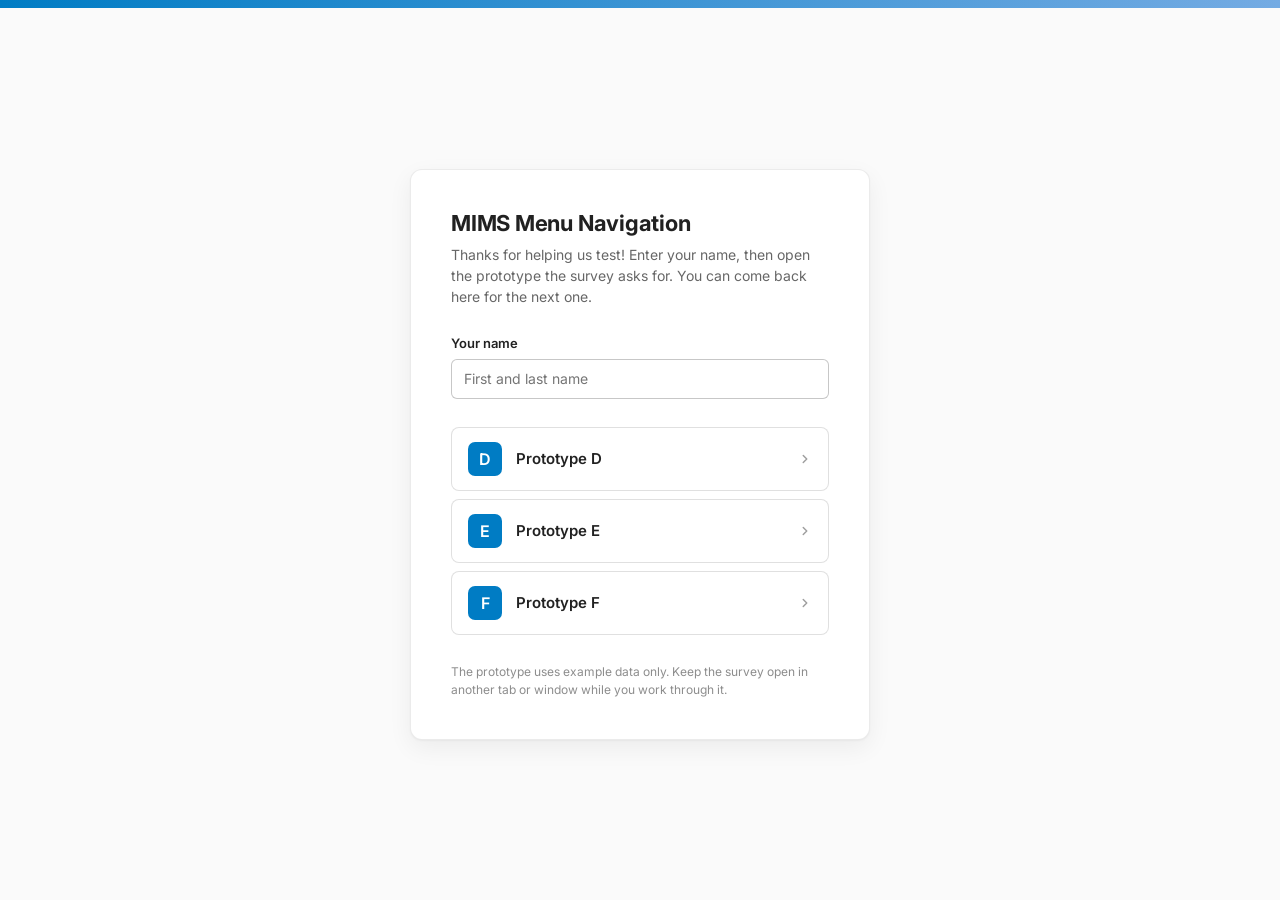
<file: index.html>
<!doctype html>
<html lang="en">
<head>
  <meta charset="UTF-8" />
  <meta name="viewport" content="width=device-width, initial-scale=1.0" />
  <!-- The test site is on a public URL by necessity (GitHub Pages), but it's for invited
       participants only — keep it out of search engines. -->
  <meta name="robots" content="noindex, nofollow" />
  <!-- Same Inter load as the app (app/index.html) — the landing must not swap typefaces
       against the prototypes it opens. -->
  <link rel="preconnect" href="https://fonts.googleapis.com" />
  <link rel="preconnect" href="https://fonts.gstatic.com" crossorigin />
  <link rel="stylesheet" href="https://fonts.googleapis.com/css2?family=Inter:wght@400;500;600;700&display=swap" />
  <title>MIMS Menu Navigation</title>
  <!-- Plain MIMS-blue square, matching the prototypes' test favicon (Max, 1 Sep). -->
  <link rel="icon" href="data:image/svg+xml,%3Csvg xmlns='http://www.w3.org/2000/svg' viewBox='0 0 24 24'%3E%3Crect width='24' height='24' rx='5' fill='%23007cc4'/%3E%3C/svg%3E" />
  <!-- Microsoft Clarity — the landing records too, so the whole session (pick → prototype)
       is one story. yb6kbynwu1 is substituted by test/build.sh. -->
  <script>
    (function(c,l,a,r,i,t,y){
      c[a]=c[a]||function(){(c[a].q=c[a].q||[]).push(arguments)};
      t=l.createElement(r);t.async=1;t.src="https://www.clarity.ms/tag/"+i;
      y=l.getElementsByTagName(r)[0];y.parentNode.insertBefore(t,y);
    })(window, document, "clarity", "script", "yb6kbynwu1");
  </script>
  <style>
    /* Product-adjacent, deliberately minimal: the app's font stack, MIMS blue, the same
       #fafafa page ground and 8px topstrip gradient. No style names anywhere — the three
       prototypes are only ever "A", "B", "C" so nothing primes what a tester will judge. */
    * { box-sizing: border-box; margin: 0; padding: 0; }
    body {
      font-family: "Inter", -apple-system, BlinkMacSystemFont, "Segoe UI", Roboto, Helvetica, Arial, sans-serif;
      background: #fafafa;
      color: rgba(0, 0, 0, .87);
      min-height: 100vh;
      display: flex;
      flex-direction: column;
    }
    .topstrip { height: 8px; background: linear-gradient(90deg, #007cc4, #74abe3); }
    main {
      flex: 1;
      display: flex;
      align-items: center;
      justify-content: center;
      padding: 24px;
    }
    .card {
      background: #fff;
      border: 1px solid rgba(0, 0, 0, .08);
      border-radius: 12px;
      box-shadow: 0 1px 2px rgba(0, 0, 0, .04), 0 8px 24px rgba(0, 0, 0, .06);
      padding: 40px;
      width: 100%;
      max-width: 460px;
    }
    h1 { font-size: 22px; font-weight: 700; letter-spacing: -.01em; }
    .sub { margin-top: 8px; font-size: 14px; line-height: 1.5; color: rgba(0, 0, 0, .60); }
    label { display: block; margin-top: 28px; font-size: 13px; font-weight: 600; }
    input {
      margin-top: 8px;
      width: 100%;
      height: 40px;
      padding: 0 12px;
      font: inherit;
      font-size: 14px;
      color: inherit;
      background: #fff;
      border: 1px solid rgba(0, 0, 0, .22);
      border-radius: 6px;
      outline: none;
    }
    input:focus { border-color: #007cc4; box-shadow: 0 0 0 3px rgba(0, 124, 196, .15); }
    input[aria-invalid="true"] { border-color: #c62828; }
    .err { display: none; margin-top: 6px; font-size: 13px; color: #c62828; }
    .err[data-show] { display: block; }
    .protos { margin-top: 28px; display: flex; flex-direction: column; gap: 8px; }
    .proto {
      display: flex;
      align-items: center;
      gap: 14px;
      padding: 14px 16px;
      border: 1px solid rgba(0, 0, 0, .12);
      border-radius: 8px;
      background: #fff;
      color: inherit;
      text-decoration: none;
      font-size: 15px;
      font-weight: 600;
      transition: border-color .12s, background .12s;
    }
    .proto:hover, .proto:focus-visible {
      border-color: #007cc4;
      background: rgba(0, 124, 196, .05);
      outline: none;
    }
    .proto .badge {
      display: grid;
      place-items: center;
      width: 34px;
      height: 34px;
      border-radius: 7px;
      background: #007cc4;
      color: #fff;
      font-size: 16px;
      flex: none;
    }
    .proto .chev { margin-left: auto; color: rgba(0, 0, 0, .38); }
    .foot { margin-top: 28px; font-size: 12px; color: rgba(0, 0, 0, .45); line-height: 1.5; }
  </style>
</head>
<body>
  <div class="topstrip"></div>
  <main>
    <div class="card">
      <h1>MIMS Menu Navigation</h1>
      <p class="sub">Thanks for helping us test! Enter your name, then open the prototype the
        survey asks for. You can come back here for the next one.</p>

      <label for="pname">Your name</label>
      <input id="pname" type="text" autocomplete="name" placeholder="First and last name" />
      <p class="err" id="perr">Please enter your name first — it lets us match your session to your survey answers.</p>

      <!-- D/E/F, not A/B/C: those letters already mean the July round's prototypes and
           the internal variant names (Max, 31 Aug). -->
      <div class="protos">
        <a class="proto" href="./d/" data-proto="D">
          <span class="badge">D</span> Prototype D
          <svg class="chev" width="14" height="14" viewBox="0 0 24 24" fill="none" stroke="currentColor" stroke-width="2.5" stroke-linecap="round" stroke-linejoin="round" aria-hidden="true"><path d="m9 18 6-6-6-6"/></svg>
        </a>
        <a class="proto" href="./e/" data-proto="E">
          <span class="badge">E</span> Prototype E
          <svg class="chev" width="14" height="14" viewBox="0 0 24 24" fill="none" stroke="currentColor" stroke-width="2.5" stroke-linecap="round" stroke-linejoin="round" aria-hidden="true"><path d="m9 18 6-6-6-6"/></svg>
        </a>
        <a class="proto" href="./f/" data-proto="F">
          <span class="badge">F</span> Prototype F
          <svg class="chev" width="14" height="14" viewBox="0 0 24 24" fill="none" stroke="currentColor" stroke-width="2.5" stroke-linecap="round" stroke-linejoin="round" aria-hidden="true"><path d="m9 18 6-6-6-6"/></svg>
        </a>
      </div>

      <p class="foot">The prototype uses example data only. Keep the survey open in another
        tab or window while you work through it.</p>
    </div>
  </main>
  <script>
    (function () {
      var input = document.getElementById('pname');
      var err = document.getElementById('perr');

      /* Returning participant: prefill so moving between prototypes costs nothing. */
      try {
        var saved = localStorage.getItem('test.participant');
        if (saved) input.value = saved;
      } catch (e) { /* storage unavailable — the gate below degrades to a plain link */ }

      input.addEventListener('input', function () {
        input.removeAttribute('aria-invalid');
        err.removeAttribute('data-show');
      });

      /* "Storage reset entry route" (docs/estimates.md): every start through this page
         wipes the prototype's own state — pins, recents, sidebar preference, warehouse,
         tool-card minimize flags and any stale nav.variant — so no participant inherits
         the previous one's shortcuts. Only the participant name survives. */
      function wipePrototypeState() {
        try {
          var doomed = [];
          for (var i = 0; i < localStorage.length; i++) {
            var k = localStorage.key(i);
            if (k && (k.indexOf('nav.') === 0 || k === 'mims.sidebar')) doomed.push(k);
          }
          doomed.forEach(function (k) { localStorage.removeItem(k); });
        } catch (e) { /* storage unavailable — nothing to wipe either */ }
      }

      Array.prototype.forEach.call(document.querySelectorAll('.proto'), function (a) {
        a.addEventListener('click', function (ev) {
          var name = input.value.trim();
          if (!name) {
            ev.preventDefault();
            input.setAttribute('aria-invalid', 'true');
            err.setAttribute('data-show', '');
            input.focus();
            return;
          }
          /* Synchronous writes land before the navigation the anchor then performs. */
          try { localStorage.setItem('test.participant', name); } catch (e) { /* degrade */ }
          wipePrototypeState();
          if (window.clarity) {
            window.clarity('identify', name);
            window.clarity('set', 'participant', name);
            window.clarity('set', 'variant', a.getAttribute('data-proto'));
          }
        });
      });
    })();
  </script>
</body>
</html>
</file>
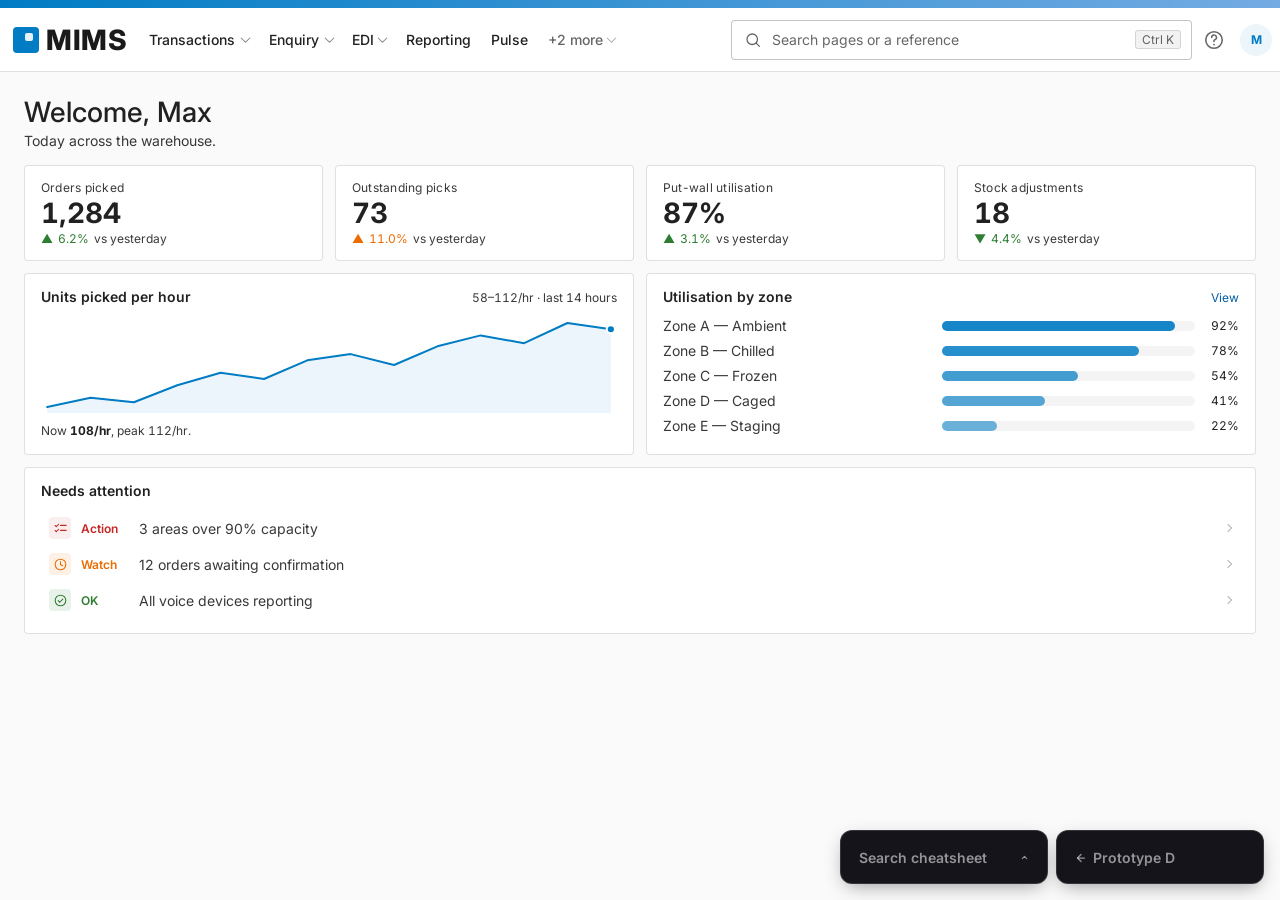
<file: d/index.html>
<!doctype html>
<html lang="en">
  <head>
    <meta charset="UTF-8" />
    <link rel="icon" type="image/svg+xml" href="data:image/svg+xml,%3Csvg xmlns='http://www.w3.org/2000/svg' viewBox='0 0 24 24'%3E%3Crect width='24' height='24' rx='5' fill='%23007cc4'/%3E%3C/svg%3E" />
    <meta name="viewport" content="width=device-width, initial-scale=1.0" />
    <!-- --font leads with "Inter" but nothing loaded it, so the face depended on whether
         the VIEWER's machine happened to have Inter installed — a per-machine font lottery
         that surfaced as "the nav font looks different" in the hosted usability test
         (Max, 1 Sep). Loaded here for every build; the stack's system fallbacks cover
         offline use of the share file. The share build's single-file plugin inlines only
         ./assets stylesheets, so this external link survives it — mind that if the regex
         there is ever touched. Weights match the --fw-* tokens (400/500/600/700). -->
    <link rel="preconnect" href="https://fonts.googleapis.com" />
    <link rel="preconnect" href="https://fonts.gstatic.com" crossorigin />
    <link rel="stylesheet" href="https://fonts.googleapis.com/css2?family=Inter:wght@400;500;600;700&display=swap" />
    <title>MIMS user test - Prototype D</title>
    <script type="module" crossorigin src="./assets/index-DRexUvdE.js"></script>
    <link rel="stylesheet" crossorigin href="./assets/style-CHWGk50y.css">
    <meta name="robots" content="noindex, nofollow" />
  <script>
    (function(c,l,a,r,i,t,y){
      c[a]=c[a]||function(){(c[a].q=c[a].q||[]).push(arguments)};
      t=l.createElement(r);t.async=1;t.src="https://www.clarity.ms/tag/"+i;
      y=l.getElementsByTagName(r)[0];y.parentNode.insertBefore(t,y);
    })(window, document, "clarity", "script", "yb6kbynwu1");
  </script>
  <script>
    (function () {
      if (!window.clarity) return; /* no ID build — nothing to tag */
      window.clarity('set', 'variant', "D");
      try {
        var n = localStorage.getItem('test.participant');
        if (n) { window.clarity('identify', n); window.clarity('set', 'participant', n); }
      } catch (e) { /* storage unavailable — session still records, just untagged */ }
    })();
  </script>
</head>
  <body>
    <div id="root"></div>
  </body>
</html>
</file>
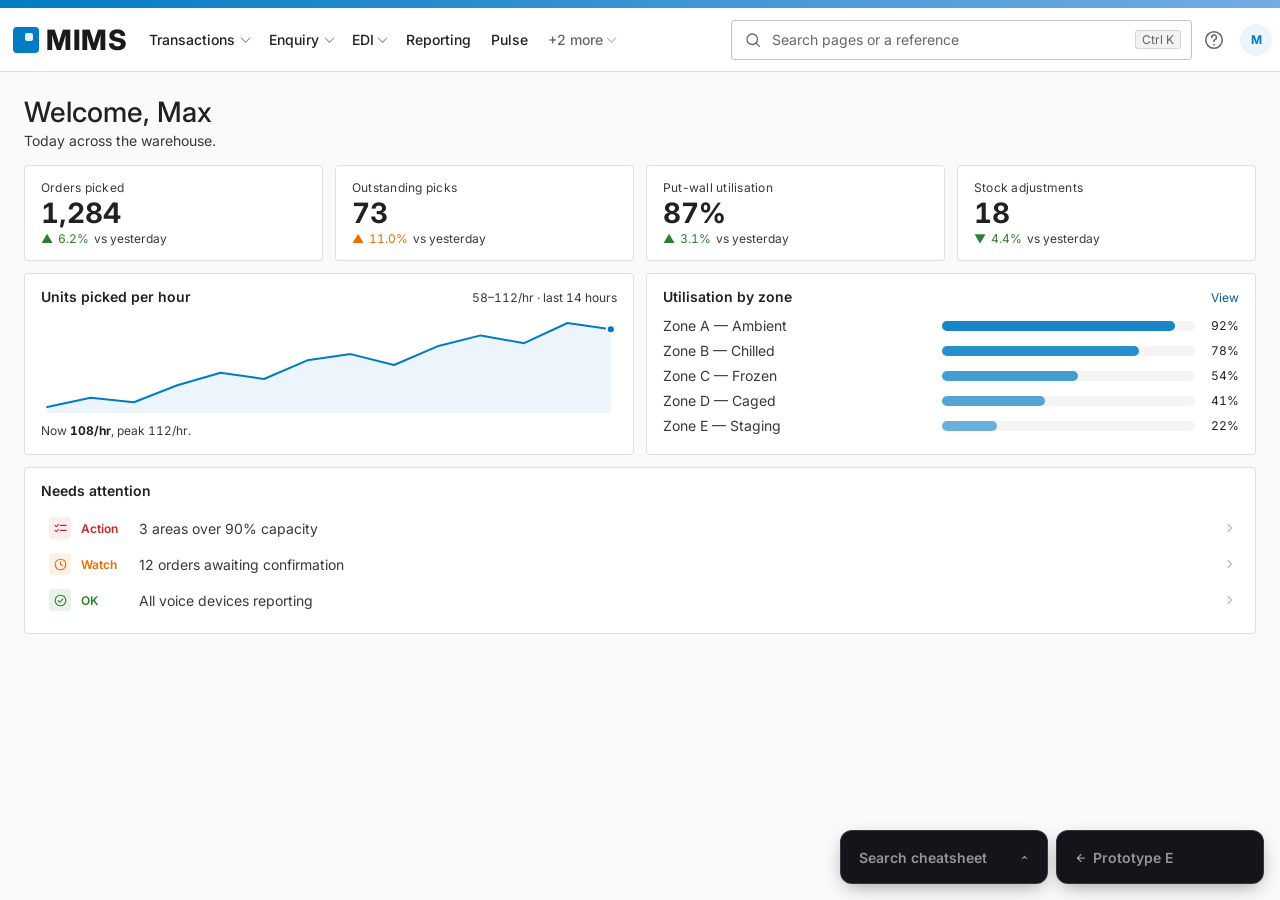
<file: e/index.html>
<!doctype html>
<html lang="en">
  <head>
    <meta charset="UTF-8" />
    <link rel="icon" type="image/svg+xml" href="data:image/svg+xml,%3Csvg xmlns='http://www.w3.org/2000/svg' viewBox='0 0 24 24'%3E%3Crect width='24' height='24' rx='5' fill='%23007cc4'/%3E%3C/svg%3E" />
    <meta name="viewport" content="width=device-width, initial-scale=1.0" />
    <!-- --font leads with "Inter" but nothing loaded it, so the face depended on whether
         the VIEWER's machine happened to have Inter installed — a per-machine font lottery
         that surfaced as "the nav font looks different" in the hosted usability test
         (Max, 1 Sep). Loaded here for every build; the stack's system fallbacks cover
         offline use of the share file. The share build's single-file plugin inlines only
         ./assets stylesheets, so this external link survives it — mind that if the regex
         there is ever touched. Weights match the --fw-* tokens (400/500/600/700). -->
    <link rel="preconnect" href="https://fonts.googleapis.com" />
    <link rel="preconnect" href="https://fonts.gstatic.com" crossorigin />
    <link rel="stylesheet" href="https://fonts.googleapis.com/css2?family=Inter:wght@400;500;600;700&display=swap" />
    <title>MIMS user test - Prototype E</title>
    <script type="module" crossorigin src="./assets/index-XWIVosBG.js"></script>
    <link rel="stylesheet" crossorigin href="./assets/style-CHWGk50y.css">
    <meta name="robots" content="noindex, nofollow" />
  <script>
    (function(c,l,a,r,i,t,y){
      c[a]=c[a]||function(){(c[a].q=c[a].q||[]).push(arguments)};
      t=l.createElement(r);t.async=1;t.src="https://www.clarity.ms/tag/"+i;
      y=l.getElementsByTagName(r)[0];y.parentNode.insertBefore(t,y);
    })(window, document, "clarity", "script", "yb6kbynwu1");
  </script>
  <script>
    (function () {
      if (!window.clarity) return; /* no ID build — nothing to tag */
      window.clarity('set', 'variant', "E");
      try {
        var n = localStorage.getItem('test.participant');
        if (n) { window.clarity('identify', n); window.clarity('set', 'participant', n); }
      } catch (e) { /* storage unavailable — session still records, just untagged */ }
    })();
  </script>
</head>
  <body>
    <div id="root"></div>
  </body>
</html>
</file>
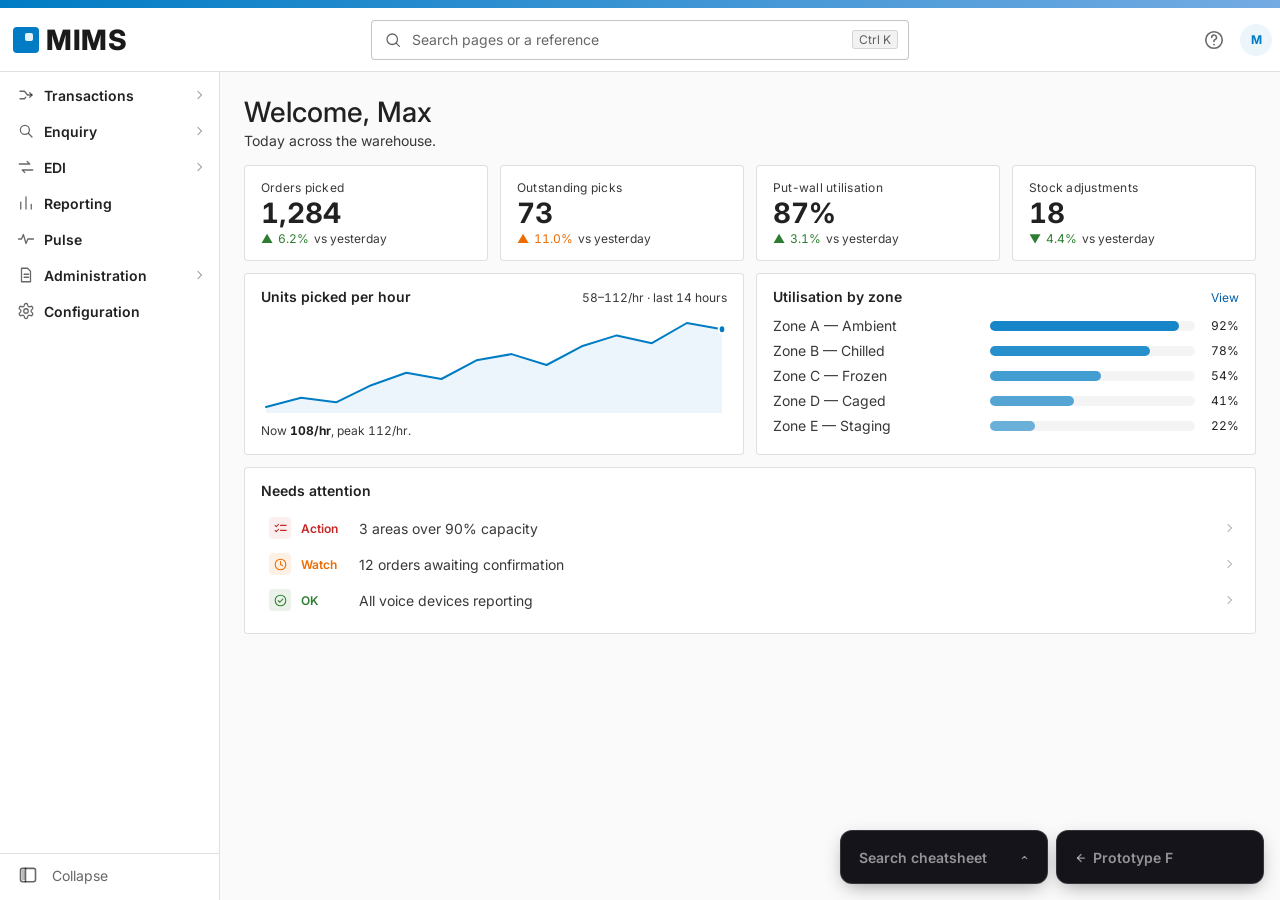
<file: f/index.html>
<!doctype html>
<html lang="en">
  <head>
    <meta charset="UTF-8" />
    <link rel="icon" type="image/svg+xml" href="data:image/svg+xml,%3Csvg xmlns='http://www.w3.org/2000/svg' viewBox='0 0 24 24'%3E%3Crect width='24' height='24' rx='5' fill='%23007cc4'/%3E%3C/svg%3E" />
    <meta name="viewport" content="width=device-width, initial-scale=1.0" />
    <!-- --font leads with "Inter" but nothing loaded it, so the face depended on whether
         the VIEWER's machine happened to have Inter installed — a per-machine font lottery
         that surfaced as "the nav font looks different" in the hosted usability test
         (Max, 1 Sep). Loaded here for every build; the stack's system fallbacks cover
         offline use of the share file. The share build's single-file plugin inlines only
         ./assets stylesheets, so this external link survives it — mind that if the regex
         there is ever touched. Weights match the --fw-* tokens (400/500/600/700). -->
    <link rel="preconnect" href="https://fonts.googleapis.com" />
    <link rel="preconnect" href="https://fonts.gstatic.com" crossorigin />
    <link rel="stylesheet" href="https://fonts.googleapis.com/css2?family=Inter:wght@400;500;600;700&display=swap" />
    <title>MIMS user test - Prototype F</title>
    <script type="module" crossorigin src="./assets/index-DA_1wA2C.js"></script>
    <link rel="stylesheet" crossorigin href="./assets/style-CHWGk50y.css">
    <meta name="robots" content="noindex, nofollow" />
  <script>
    (function(c,l,a,r,i,t,y){
      c[a]=c[a]||function(){(c[a].q=c[a].q||[]).push(arguments)};
      t=l.createElement(r);t.async=1;t.src="https://www.clarity.ms/tag/"+i;
      y=l.getElementsByTagName(r)[0];y.parentNode.insertBefore(t,y);
    })(window, document, "clarity", "script", "yb6kbynwu1");
  </script>
  <script>
    (function () {
      if (!window.clarity) return; /* no ID build — nothing to tag */
      window.clarity('set', 'variant', "F");
      try {
        var n = localStorage.getItem('test.participant');
        if (n) { window.clarity('identify', n); window.clarity('set', 'participant', n); }
      } catch (e) { /* storage unavailable — session still records, just untagged */ }
    })();
  </script>
</head>
  <body>
    <div id="root"></div>
  </body>
</html>
</file>
<file: d/assets/style-CHWGk50y.css>
:root{--lightningcss-light:initial;--lightningcss-dark: ;color-scheme:light;--primary-rgb:0,124,196;--primary:#007cc4;--primary-dark:#005ea6;--primary-contrast:#fff;--strip-from:var(--primary);--strip-to:#74abe3;--toast-action:#8ecbff;--hover:#0000000b;--hover-strong:#00000013;--text-primary:#000000de;--text-secondary:#0009;--text-disabled:#00000061;--text-nav:#000000c7;--divider:#0000001f;--input-border:#0000003b;--bg-page:#fafafa;--bg-surface:#fff;--scrim:#00000052;--error:#c62828;--error-bg:#c6282814;--ok:#2e7d32;--ok-bg:#2e7d321a;--warn:#ed6c02;--warn-bg:#ed6c021a;--radius:4px;--radius-pill:9999px;--shadow-menu:0 1px 2px #0000000d, 0 8px 24px -6px #00000024;--panel-edge:1px solid #00000012;--shadow-dialog:0 11px 15px -7px #0003, 0 24px 38px 3px #00000024, 0 9px 46px 8px #0000001f;--font:"Inter",-apple-system,BlinkMacSystemFont,"Segoe UI",Roboto,Helvetica,Arial,sans-serif;--fs-12:12px;--fs-14:14px;--fs-16:16px;--fs-20:20px;--fs-28:28px;--header-h:64px;--topstrip-h:8px;--content-pad:24px;--rail-w:56px;--rail-open:220px;--navrow-h:40px;--pagebar-h:40px;--topnav-item-h:30px;--pbitem-h:28px;--tool-surface:#14141a;--tool-accent:#a78bfa;--nub-h:34px;--item-h:34px;--ctl-h:36px;--pin-sz:calc(var(--nub-h) - 12px);--fw-page:400;--fw-group:500;--fw-section:600;--fw-current:700;--card-x:6px;--card-r:6px;--panel-pad:var(--card-x);--panel-r:calc(var(--card-r) + var(--panel-pad));--card-gap:2px;--rail-pad:16px;--rail-ic:20px;--rail-ic-gap:8px;--rail-txt:calc(var(--rail-pad) + var(--rail-ic) + var(--rail-ic-gap));--rail-step:8px;--rail-txt-2:calc(var(--rail-txt) + var(--rail-step));--rail-txt-3:calc(var(--rail-txt) + var(--rail-step) * 2)}.app[data-app=mainstreet]{--primary-rgb:222,34,41;--primary:#de2229;--primary-dark:#a8161c;--strip-from:#4a0d12;--strip-to:#e8342c;--toast-action:#ff9d96}@media (pointer:coarse){:root{--nub-h:48px;--item-h:44px;--ctl-h:44px}}*,:before,:after{box-sizing:border-box}svg{pointer-events:none}html,body,#root{height:100%;margin:0;padding:0}body{height:100dvh;font-family:var(--font);font-size:var(--fs-16);color:var(--text-primary);background:var(--bg-page);-webkit-font-smoothing:antialiased;overflow:hidden}button,input,select{font-family:inherit}.sr-only{clip:rect(0 0 0 0);white-space:nowrap;width:1px;height:1px;margin:-1px;position:absolute;overflow:hidden}a:focus-visible,button:focus-visible,input:focus-visible,select:focus-visible,[tabindex]:focus-visible{outline:2px solid var(--primary);outline-offset:2px;border-radius:var(--radius)}[data-lbl]:after{content:attr(data-lbl);visibility:hidden;height:0;font-weight:var(--fw-current);pointer-events:none;display:block;overflow:hidden}.app{--selected:rgba(var(--primary-rgb),.08);--selected-hover:rgba(var(--primary-rgb),.14);--selected-strong:rgba(var(--primary-rgb),.16);--primary-ink:var(--primary-dark);--w:var(--rail-w);flex-direction:column;height:100dvh;display:flex}.app[data-rail=true]{--w:var(--rail-w)}.app[data-rail=true][data-exp=true]{--w:var(--rail-open)}.app[data-rail=false]{--w:0px}.topstrip{height:var(--topstrip-h);background:linear-gradient(90deg,var(--strip-from) 0%,var(--strip-to) 100%);flex:none}.header{height:var(--header-h);background:var(--bg-surface);border-bottom:1px solid var(--divider);z-index:40;flex:none;grid-template-columns:minmax(0,1fr) auto minmax(0,1fr);align-items:center;gap:6px;padding:0 8px;display:grid;position:relative}.header[data-spotlight=true]{z-index:70}.header[data-nav=A],.header[data-nav=H]{grid-template-columns:auto minmax(0,1fr) auto}.header[data-nav=A] .mims-search,.header[data-nav=H] .mims-search{width:clamp(250px,36vw,560px);min-width:170px;max-width:none}.hdr-right{justify-self:end;align-items:center;gap:4px;display:flex}.brandzone{justify-self:start;align-items:center;min-width:0;display:flex}.brand{cursor:pointer;background:0 0;border:0;align-items:center;gap:7px;min-width:0;padding:0 5px;display:flex}.brand:hover .wordmark{color:var(--primary)}.cube{border-radius:var(--radius);background:var(--primary);flex:none;width:26px;height:26px;position:relative}.cube:after{content:"";background:#ffffffe6;border-radius:2px;width:8px;height:8px;position:absolute;top:6px;right:6px}.wordmark{font-size:var(--fs-28);letter-spacing:.5px;color:#1a1a1a;white-space:nowrap;text-overflow:ellipsis;font-weight:800;line-height:1;overflow:hidden}.mims-search{z-index:2;border:1px solid var(--input-border);border-radius:var(--radius);width:min(560px,42vw);min-width:150px;height:40px;color:var(--text-secondary);background:var(--bg-surface);align-items:center;gap:8px;padding:0 10px 0 12px;display:flex;position:relative}.mims-search:hover{border-color:var(--text-secondary)}.mims-search[data-open=true]{border-color:var(--primary);border-bottom-color:var(--divider);border-bottom-right-radius:0;border-bottom-left-radius:0}.mims-search input{min-width:0;font:inherit;font-size:var(--fs-14);color:var(--text-primary);background:0 0;border:0;outline:0;flex:1}input::placeholder{color:var(--text-secondary);opacity:1}.ms-kbd{font:inherit;font-size:var(--fs-12);color:var(--text-secondary);pointer-events:none;border:1px solid var(--divider);background:#0000000d;border-radius:3px;flex:none;padding:1px 6px}.mims-search{cursor:text}.mims-search input{cursor:inherit}.mims-iconbtn{width:var(--ctl-h);height:var(--ctl-h);cursor:pointer;border-radius:var(--radius-pill);color:var(--text-secondary);background:0 0;border:0;flex:none;justify-content:center;align-items:center;display:inline-flex}.mims-iconbtn:hover{background:#0000000a}.avatar{border-radius:var(--radius-pill);background:var(--selected);width:32px;height:32px;color:var(--primary);font-size:var(--fs-12);font-weight:var(--fw-current);cursor:default;border:0;flex:none;place-items:center;margin-left:4px;display:grid}.mega .gh,.flyout .gh,.sub .gh{font-size:var(--fs-14);font-weight:var(--fw-section);color:var(--text-primary);line-height:1.3}.mega .gh{height:var(--item-h);align-items:center;margin:0;padding:0 6px;display:flex}.shell{flex:1;min-height:0;display:flex}.rail{width:var(--w);background:var(--bg-surface);border-right:1px solid var(--divider);z-index:30;flex-direction:column;flex:none;min-height:0;padding:6px 0 8px;transition:width .16s cubic-bezier(.4,0,.2,1);display:flex;overflow:hidden}.railscroll{scrollbar-width:thin;gap:var(--card-gap);flex-direction:column;flex:1;min-height:0;display:flex;overflow:hidden auto}.railscroll>div,.sub,.sub>div,.pinned{gap:var(--card-gap);flex-direction:column;display:flex}.railscroll>*{flex:none}.railscroll::-webkit-scrollbar{width:6px}.railscroll::-webkit-scrollbar-thumb{background:var(--divider);border-radius:3px}.railfoot{border-top:1px solid var(--divider);flex:none;margin-top:4px;padding-top:4px}.nub{width:100%;height:var(--nub-h);cursor:pointer;align-items:center;gap:var(--rail-ic-gap);padding:0 var(--rail-pad);color:var(--text-primary);text-align:left;background:0 0;border:0;display:flex;position:relative}.nub:before{content:"";inset:0 var(--card-x);z-index:0;border-radius:var(--card-r);pointer-events:none;background:0 0;position:absolute}.nub>:not(.pinbtn){z-index:1;position:relative}.nub .ic{width:var(--rail-ic);height:var(--rail-ic);color:var(--text-secondary);flex:none;place-items:center;display:grid}.nub .lbl{min-width:0;font-size:var(--fs-14);font-weight:var(--fw-section);white-space:nowrap;text-overflow:ellipsis;opacity:0;flex:1;overflow:hidden}.app[data-exp=true] .nub .lbl{opacity:1}.nub:hover:before{background:var(--hover)}.nub:hover .ic{color:var(--text-primary)}.railscroll .nub[data-active=true]{z-index:2;background:var(--bg-surface);position:sticky;top:0}.nub[data-active=true]{color:var(--primary-ink)}.nub[data-active=true] .ic{color:var(--primary)}.nub[data-active=true] .lbl{font-weight:var(--fw-current)}.nub[data-active=true]:hover .ic{color:var(--primary)}.app[data-exp=true] .nub[data-active=true]:hover:before{background:var(--hover)}.app:not([data-exp=true]) .nub[data-active=true]:before,.nub[data-active=true]:not([aria-haspopup]):before,.nub[data-active=true][data-loc=true]:before{background:var(--selected)}.app:not([data-exp=true]) .nub[data-active=true]:hover:before,.nub[data-active=true]:not([aria-haspopup]):hover:before,.app[data-exp=true] .nub[data-active=true][data-loc=true]:hover:before{background:var(--selected-hover)}.nub[data-open=true]:before{background:var(--hover)}.nub[data-active=true][data-open=true]:before{background:var(--selected-hover)}.nub.railback{color:var(--text-nav);border-bottom:1px solid var(--divider);margin-bottom:12px}.nub.railback:hover{color:var(--text-primary)}.nub.railback .lbl{font-weight:var(--fw-group)}.nub.railoverview .lbl{font-weight:var(--fw-section)}.nchev{opacity:.45;border-bottom:1.6px solid;border-right:1.6px solid;flex:none;width:6px;height:6px;margin-right:2px;transition:transform .12s;transform:rotate(-45deg)}.nchev[data-open=true]{transform:rotate(45deg)}.app:not([data-exp=true]) .nub .nchev{display:none}.app:not([data-exp=true]) .nub{justify-content:center;gap:0;padding:0}.app:not([data-exp=true]) .nub .lbl{display:none}.sub{--rail-gh-x:var(--rail-txt-2);--rail-page-x:var(--rail-txt-3);margin:0;padding:0;position:relative}.sub>div:not(:has(>.gh)){--rail-page-x:var(--rail-txt-2)}.sub.solo{--rail-gh-x:var(--rail-txt);--rail-page-x:var(--rail-txt-2)}.sub.solo>div:not(:has(>.gh)){--rail-page-x:var(--rail-pad)}.sub .gh{height:var(--nub-h);padding:0 var(--rail-pad) 0 var(--rail-gh-x);top:var(--nub-h);z-index:1;background:var(--bg-surface);align-items:center;display:flex;position:sticky}.sub a{font-size:var(--fs-14);font-weight:var(--fw-page);color:var(--text-nav);cursor:pointer;padding:0 10px 0 calc(var(--rail-page-x) - var(--card-x));margin:0 var(--card-x);border-radius:var(--card-r);height:var(--nub-h);line-height:var(--nub-h);white-space:nowrap;text-overflow:ellipsis;text-decoration:none;display:block;position:relative;overflow:hidden}.sub .plbl{white-space:nowrap;text-overflow:ellipsis;flex:1;min-width:0;display:block;overflow:hidden}.sub .gh[data-nav]{cursor:pointer;text-align:left;border:0;width:100%;font-family:inherit}.sub .gh[data-nav]:before{content:"";inset:0 var(--card-x);z-index:0;border-radius:var(--card-r);pointer-events:none;background:0 0;position:absolute}.sub .gh[data-nav]>*{z-index:1;position:relative}.sub .gh[data-nav]:hover:before{background:var(--hover)}.sub .gh[data-nav][data-active=true]{color:var(--primary-ink)}.sub .gh[data-nav][data-active=true] .plbl{font-weight:var(--fw-current)}.sub .gh[data-nav][data-loc=true]:before{background:var(--selected)}.sub .gh[data-nav][data-loc=true]:hover:before{background:var(--selected-hover)}.sub a:hover{background:var(--hover)}.sub a[data-on=true]{background:var(--selected);color:var(--primary-ink);font-weight:var(--fw-current)}.sub a[data-on=true]:hover{background:var(--selected-hover)}.sub.solo .gh{top:0}.sub a:has(.gi){align-items:center;gap:var(--rail-ic-gap);padding-left:max(calc(var(--rail-pad) - var(--card-x)), calc(var(--rail-page-x) - var(--rail-ic) - var(--rail-ic-gap) - var(--card-x)));display:flex}.sub .gh:has(.gi){gap:var(--rail-ic-gap);padding-left:max(var(--rail-pad), calc(var(--rail-gh-x) - var(--rail-ic) - var(--rail-ic-gap)))}.sub .gi{width:var(--rail-ic);height:var(--rail-ic);color:var(--text-secondary);flex:none;place-items:center;display:grid}.pinned{border-bottom:1px solid var(--divider);padding-bottom:var(--card-gap);margin-bottom:var(--card-gap)}.app[data-exp=true] .pinned .nub .ic,.app[data-exp=true] .pinned .sub a .gi{display:none}.app[data-exp=true] .pinned .nub{padding-left:var(--rail-pad)}:is(.app[data-exp=true] .pinned .sub a,.app[data-exp=true] .pinned .sub a:has(.gi)){padding-left:calc(var(--rail-pad) - var(--card-x))}.app[data-exp=true] .pinned .nub .lbl{font-weight:var(--fw-page);color:var(--text-nav)}.pinned .sub a{align-items:center;gap:8px;display:flex}.pinned .gh{font-size:var(--fs-14);font-weight:var(--fw-section);color:var(--text-primary);letter-spacing:.02em;padding:6px 16px 4px;line-height:1.3}.app:not([data-exp=true]) .pinned .gh{display:none}.pinbtn{width:var(--pin-sz);height:var(--pin-sz);border-radius:var(--card-r);color:var(--text-secondary);cursor:pointer;opacity:0;z-index:2;background:0 0;border:0;place-items:center;transition:opacity .12s;display:grid;position:absolute;top:50%;transform:translateY(-50%)}.sub a .pinbtn{right:calc((var(--nub-h) - var(--pin-sz)) / 2)}.nub .pinbtn{right:calc(var(--card-x) + (var(--nub-h) - var(--pin-sz)) / 2)}.nub:hover .pinbtn,.nub:focus-within .pinbtn,.sub a:hover .pinbtn,.sub a:focus-within .pinbtn,.pinbtn:focus-visible,.pinbtn[data-pinned=true]{opacity:1}.pinbtn:hover{color:var(--text-primary);background:var(--hover-strong)}.pinbtn[data-pinned=true]{color:var(--primary)}.app[data-exp=true] .nub:hover:has(.pinbtn){padding-right:40px}.app[data-exp=true] .nub:focus-within:has(.pinbtn){padding-right:40px}.app[data-exp=true] .nub:has(.pinbtn[data-pinned=true]){padding-right:40px}.app[data-exp=true] .sub a:hover:has(.pinbtn){padding-right:36px}.app[data-exp=true] .sub a:focus-within:has(.pinbtn){padding-right:36px}.app[data-exp=true] .sub a:has(.pinbtn[data-pinned=true]){padding-right:36px}.app:not([data-exp=true]) .rail .pinbtn{display:none}.flyout a{position:relative}.mega a .pinbtn,.flyout a .pinbtn{right:calc((var(--item-h) - var(--pin-sz)) / 2)}.mega a:hover .pinbtn,.mega a:focus-within .pinbtn,.flyout a:hover .pinbtn,.flyout a:focus-within .pinbtn{opacity:1}:is(.mega a:has(.pinbtn),.flyout a:has(.pinbtn)){padding-right:34px}.mega .gi,.flyout .gi{width:16px;height:16px}.mega a>.gi,.flyout a>.gi{vertical-align:-3px;margin-right:8px;display:inline-grid}.mega .gh,.flyout .gh,.flyout .fh,.mega .sec-h{gap:8px}:is(.mega .grp:has(>.gh) a,.flyout .grp:has(>.gh) a){padding-left:18px}:is(.mega .grp:has(>.gh .gi) a,.flyout .grp:has(>.gh .gi) a){padding-left:38px}:is(.mega .grp:not(:has(>.gh)):has(a .gi) a,.flyout .grp:not(:has(>.gh)):has(a .gi) a){padding-left:30px}:is(.mega .grp:not(:has(>.gh)):has(a .gi) a:has(.gi),.flyout .grp:not(:has(>.gh)):has(a .gi) a:has(.gi)){padding-left:6px}.gi{width:18px;height:18px;color:var(--text-secondary);flex:none;place-items:center;display:grid}.mono{width:19px;height:19px;font-size:10.5px;font-weight:var(--fw-current);border:1.5px solid;border-radius:5px;place-items:center;font-style:normal;line-height:1;display:grid}.gi .mono{border-radius:4px;width:16px;height:16px;font-size:9.5px}.toggle{width:calc(100% - var(--card-x) * 2);margin:0 var(--card-x);height:var(--nub-h);cursor:pointer;border-radius:var(--card-r);color:var(--text-secondary);background:0 0;border:0;align-items:center;gap:12px;padding:0 10px;display:flex}.toggle:hover{background:var(--hover)}.toggle .ic{flex:none;place-items:center;width:24px;height:24px;display:grid}.toggle .lbl{font-size:var(--fs-14);white-space:nowrap;opacity:0}.app[data-exp=true] .toggle .lbl{opacity:1}.app:not([data-exp=true]) .toggle{justify-content:center;gap:0;padding:0}.app:not([data-exp=true]) .toggle .lbl{display:none}.toggle .pl-fill{opacity:0;transition:opacity .16s}.app[data-exp=true] .toggle .pl-fill{opacity:.45}.flyout{left:var(--w);z-index:90;background:var(--bg-surface);border:var(--panel-edge);border-radius:var(--panel-r);box-shadow:var(--shadow-menu);padding:var(--panel-pad);max-height:calc(100dvh - 16px);max-width:calc(100vw - var(--w) - 24px);display:none;position:fixed;overflow:auto}.flyout[data-show=true]{display:block}.flyout .fh{height:var(--item-h);font-size:var(--fs-14);font-weight:var(--fw-section);color:var(--text-primary);white-space:nowrap;align-items:center;padding:0 6px;display:flex}.flyout .cols{flex-wrap:wrap;align-content:flex-start;align-items:flex-start;gap:10px 16px;display:flex}.flyout .grp{gap:var(--card-gap);flex-direction:column;min-width:186px;padding:0;display:flex}.flyout .gh{height:var(--item-h);align-items:center;margin:0;padding:0 6px;display:flex}.flyout .grp:first-child .gh{padding-top:2px}.flyout a{font-size:var(--fs-14);font-weight:var(--fw-page);color:var(--text-nav);cursor:pointer;height:var(--item-h);line-height:var(--item-h);white-space:nowrap;border-radius:var(--card-r);margin:0;padding:0 6px;text-decoration:none;display:block}.flyout a:hover{background:var(--hover)}.flyout a[data-on=true]{background:var(--selected);color:var(--primary-ink);font-weight:var(--fw-current)}.flyout a[data-on=true]:hover{background:var(--selected-hover)}.flyout.tiplabel .fh{border-bottom:0;margin:0;padding:9px 14px}.flyout .twostage{align-items:flex-start;display:flex}.flyout .fgroups{align-self:stretch;gap:var(--card-gap);flex-direction:column;flex:none;width:206px;display:flex}.flyout .twostage .cols{border-radius:var(--card-r);background:#00000005;padding:2px 0}.flyout .fgrow{cursor:pointer;text-align:left;width:100%;height:var(--item-h);border-radius:var(--card-r);font-size:var(--fs-14);font-weight:var(--fw-group);color:var(--text-primary);background:0 0;border:0;align-items:center;gap:10px;margin:0;padding:0 6px;display:flex}.flyout .fgrow[data-sel=true]{background:var(--hover)}.flyout .fgrow[data-on=true]{color:var(--primary-ink);font-weight:var(--fw-current)}.flyout .fgn{white-space:nowrap;text-overflow:ellipsis;flex:1;min-width:0;overflow:hidden}.flyout .fgc{font-size:var(--fs-12);color:var(--text-secondary);flex:none}.flyout .fgrow[data-on=true] .fgc{color:var(--primary-ink)}.flyout .twostage .cols{flex:none;width:270px}.flyout .twostage .grp{width:100%;min-width:0;padding:0 8px}.flyout .twostage .grp+.grp{border-left:0}.flyout .twostage .grp[data-tall=true]{column-count:1}.flyout .twostage a{white-space:nowrap;text-overflow:ellipsis;overflow:hidden}.scrim{background:var(--scrim);z-index:35;display:none;position:fixed;inset:0}.topnav{z-index:36;align-self:stretch;align-items:center;min-width:0;height:100%;display:flex;position:relative;overflow:hidden}.topnav-row{align-items:center;gap:0;min-width:0;height:100%;display:flex}.topnav-row[data-measured=false]{opacity:0}.ovf-measure{visibility:hidden;pointer-events:none;white-space:nowrap;gap:0;height:100%;display:flex;position:absolute;top:0;left:0}.topnav-item{height:var(--item-h);border-radius:var(--card-r);cursor:pointer;font:inherit;font-size:var(--fs-14);font-weight:var(--fw-group);color:var(--text-primary);white-space:nowrap;background:0 0;border:0;flex:none;align-items:center;gap:5px;min-width:0;margin:0 1px;padding:0 8px;display:flex;position:relative}.pb-item,.pb-more{height:var(--pbitem-h)}.topnav-item .tn-lbl{text-overflow:ellipsis;min-width:0;overflow:hidden}.topnav-item:hover,.topnav-item[data-open=true]{background:var(--hover)}.topnav-item[data-active=true]{color:var(--primary-ink);font-weight:var(--fw-current)}.topnav-item[data-active=true][data-open=true]{background:var(--hover)}.tn-chev{opacity:.55;border-bottom:1.6px solid;border-right:1.6px solid;flex:none;width:7px;height:7px;transform:rotate(45deg)translate(-1px,-1px)}.topnav-more{height:var(--item-h);border-radius:var(--card-r);cursor:pointer;font:inherit;font-size:var(--fs-14);font-weight:var(--fw-group);color:var(--text-secondary);white-space:nowrap;background:0 0;border:0;flex:none;align-items:center;gap:5px;margin:0 2px;padding:0 9px;display:flex;position:relative}.topnav-more:hover,.topnav-more[aria-expanded=true]{color:var(--text-primary);background:var(--hover)}.sb-items{flex:1;align-items:center;min-width:0;height:100%;display:flex;position:relative;overflow:hidden}.sb-row{align-items:center;gap:0;min-width:0;height:100%;display:flex}.sb-row[data-measured=false]{opacity:0}.pagebar{z-index:34;height:var(--pagebar-h);border-bottom:1px solid var(--divider);background:#fafbfd;flex:none;align-items:center;padding:0 10px;display:flex;position:relative}.pb-scope{font-size:var(--fs-14);font-weight:var(--fw-section);color:var(--text-secondary);white-space:nowrap;text-overflow:ellipsis;-webkit-user-select:none;user-select:none;cursor:default;flex:none;max-width:26ch;padding:0 0 0 8px;overflow:hidden}.pb-sep{font-size:var(--fs-14);font-weight:var(--fw-page);color:var(--text-secondary);opacity:.5;-webkit-user-select:none;user-select:none;flex:none;margin:0 6px 0 9px}.pb-item,.pb-more{border-radius:var(--card-r);cursor:pointer;font:inherit;font-size:var(--fs-14);font-weight:var(--fw-page);color:var(--text-nav);white-space:nowrap;background:0 0;border:0;flex:none;align-items:center;gap:5px;margin:0 2px;padding:0 9px;display:flex;position:relative}.pb-item:hover,.pb-more:hover{color:var(--text-primary);background:var(--hover)}.pb-item[data-on=true]{color:var(--primary-ink);font-weight:var(--fw-current);background:var(--selected)}.pb-item[data-on=true]:hover{background:var(--selected-hover)}.pb-more[aria-expanded=true]{color:var(--text-primary);background:var(--hover)}.pb-more .tn-chev{opacity:.5}.msmenu{overflow:visible}.msmenu .msrow{align-items:center;gap:10px;display:flex}.msrow .msn{white-space:nowrap;text-overflow:ellipsis;flex:1;min-width:0;overflow:hidden}.msrow .mschev{opacity:.45;border-top:1.5px solid;border-right:1.5px solid;flex:none;width:5px;height:5px;transform:rotate(45deg)}.msrow[data-open=true]{background:var(--hover)}.msrow[data-open=true] .mschev{opacity:.9}.msrow[data-on=true][data-open=true]{background:var(--selected-hover)}.subpanel{z-index:42;background:var(--bg-surface);border:var(--panel-edge);border-radius:var(--panel-r);box-shadow:var(--shadow-menu);padding:var(--panel-pad);width:250px;position:fixed;overflow:auto}.mega .subpanel .cols{display:block}.mega .subpanel .grp{column-count:1;width:100%;min-width:0;margin:0;padding:0}.mega .subpanel .grp+.grp{border-left:0;margin-top:6px}.mega .subpanel a{white-space:normal}.mega{z-index:41;background:var(--bg-surface);border:var(--panel-edge);border-radius:var(--panel-r);box-shadow:var(--shadow-menu);padding:var(--panel-pad);width:max-content;max-width:calc(100vw - 16px);position:fixed;overflow:auto}.mega[data-row="1"]{top:calc(var(--topstrip-h) + (var(--header-h) + var(--item-h)) / 2);max-height:calc(100dvh - var(--topstrip-h) - var(--header-h) - 24px)}.mega[data-row="2"]{top:calc(var(--topstrip-h) + var(--header-h) + (var(--pagebar-h) + var(--pbitem-h)) / 2);max-height:calc(100dvh - var(--topstrip-h) - var(--header-h) - var(--pagebar-h) - 24px)}.mega .cols{flex-wrap:wrap;align-content:flex-start;align-items:flex-start;gap:10px 22px;display:flex}.mega .grp{gap:var(--card-gap);flex-direction:column;min-width:180px;display:flex}.mega .grp[data-tall=true],.flyout .grp[data-tall=true]{column-count:2;column-gap:22px;display:block}.mega .grp[data-tall=true]>a,.flyout .grp[data-tall=true]>a{margin-bottom:var(--card-gap)}.mega .grp[data-tall=true] .gh,.flyout .grp[data-tall=true] .gh{column-span:all}.mega .grp[data-tall=true] a,.flyout .grp[data-tall=true] a{break-inside:avoid}.mega a{font-size:var(--fs-14);font-weight:var(--fw-page);color:var(--text-nav);cursor:pointer;height:var(--item-h);line-height:var(--item-h);border-radius:var(--card-r);white-space:nowrap;text-overflow:ellipsis;margin:0;padding:0 6px;text-decoration:none;display:block;position:relative;overflow:hidden}.mega a:hover{background:var(--hover)}.mega a[data-on=true]{background:var(--selected);color:var(--primary-ink);font-weight:var(--fw-current)}.mega a[data-on=true]:hover{background:var(--selected-hover)}.mega .catwrap{flex-wrap:wrap;align-content:flex-start;align-items:flex-start;gap:10px 14px;display:flex}.mega .catsec{gap:var(--card-gap);flex-direction:column;min-width:186px;padding:0;display:flex}.mega[data-fit=true] .catsec{flex:1 0 auto}.mega .sec-h{font-size:var(--fs-14);font-weight:var(--fw-section);color:var(--text-primary);height:var(--item-h);white-space:nowrap;align-items:center;margin:0;padding:0 6px;text-decoration:none;display:flex}.mega .sec-h:hover{color:var(--primary-ink)}.mega .catsec .gh{border-bottom:0;margin-bottom:2px;padding-bottom:2px}.mega .catsec .sec-h+.cols{margin-left:24px}.mega .sec-h>.gi{margin-right:0}.navsw{z-index:95;background:var(--tool-surface);width:208px;font-size:var(--fs-14);border:1px solid #ffffff24;border-radius:12px;flex-direction:column;align-items:stretch;gap:8px;padding:12px;display:flex;position:fixed;bottom:16px;right:16px;box-shadow:0 6px 20px -6px #00000073}.navsw-group{flex-direction:column;gap:2px;display:flex}.navsw-btn:disabled{cursor:default}.navsw-checks{border-top:1px solid #ffffff1f;flex-direction:column;gap:1px;margin-top:3px;padding-top:7px;display:flex}.navsw-check{text-align:left;cursor:pointer;width:100%;font:inherit;font-size:var(--fs-14);color:#ffffffb8;white-space:nowrap;background:0 0;border:0;border-radius:7px;align-items:center;gap:9px;padding:6px 8px;display:flex}.navsw-check:hover{color:#fff;background:#ffffff1a}.navsw-check:focus-visible{outline:2px solid var(--tool-accent);outline-offset:2px}.navsw-box{color:#0000;border:1.5px solid #ffffff73;border-radius:4px;flex:none;place-items:center;width:14px;height:14px;transition:background .12s,border-color .12s;display:grid}.navsw-check[aria-checked=true]{color:#fff;font-weight:var(--fw-section)}.navsw-check[aria-checked=true] .navsw-box{background:var(--tool-accent);border-color:var(--tool-accent);color:var(--tool-surface)}.navsw-check[data-hint=true]{align-items:flex-start}.navsw-check[data-hint=true] .navsw-box{margin-top:1px}.navsw-ctext{text-align:left;flex-direction:column;gap:1px;min-width:0;display:flex}.navsw-na{font-size:var(--fs-14);font-weight:var(--fw-page);color:#fff9}.navsw-lbl{color:#ffffff8c;font-size:var(--fs-14);font-weight:var(--fw-section);padding:2px 6px 4px}.navsw-btn{text-align:left;cursor:pointer;width:100%;font:inherit;font-size:var(--fs-14);color:#ffffffb8;white-space:nowrap;background:0 0;border:0;border-radius:7px;align-items:center;gap:8px;padding:6px 8px;display:flex}.navsw-btn:hover{color:#fff;background:#ffffff1a}.navsw-dot{border:1.5px solid #ffffff73;border-radius:50%;flex:none;width:8px;height:8px}.navsw-btn[aria-pressed=true]{color:#fff;font-weight:var(--fw-section);background:#ffffff14}.navsw-btn[aria-pressed=true] .navsw-dot{background:var(--tool-accent);border-color:var(--tool-accent)}.navsw-btn:focus-visible{outline:2px solid var(--tool-accent);outline-offset:2px}.navsw-seg{background:#ffffff12;border-radius:9px;grid-auto-columns:1fr;grid-auto-flow:column;gap:2px;padding:2px;display:grid}.navsw-segbtn{cursor:pointer;font:inherit;font-size:var(--fs-14);color:#ffffffb8;white-space:nowrap;text-align:center;text-overflow:ellipsis;background:0 0;border:0;border-radius:7px;min-width:0;padding:6px 4px;overflow:hidden}.navsw-segbtn:hover{color:#fff;background:#ffffff14}.navsw-segbtn[aria-pressed=true]{background:var(--tool-accent);color:var(--tool-surface);font-weight:var(--fw-section)}.navsw-segbtn[aria-pressed=true]:hover{background:var(--tool-accent)}.navsw-segbtn:focus-visible{outline:2px solid var(--tool-accent);outline-offset:2px}.cheatsw{right:232px}.navsw.teststart{cursor:pointer;text-decoration:none}.teststart .ovl-hd{justify-content:flex-start}.navsw-cheatrows{flex-direction:column;gap:1px;display:flex}.ovl-hd{cursor:pointer;width:100%;font:inherit;text-align:left;color:#ffffff8c;font-size:var(--fs-14);font-weight:var(--fw-section);background:0 0;border:0;border-top:1px solid #0000;border-radius:6px;justify-content:space-between;align-items:center;gap:6px;padding:5px 6px;display:flex}.ovl-hd:hover{color:#fff;background:#ffffff1a}.ovl-hd:focus-visible{outline:2px solid var(--tool-accent);outline-offset:2px}.ovl-hd svg{flex:none;transition:transform .12s}.ovl-hd[aria-expanded=true] svg{transform:rotate(180deg)}.ovl-hd:not(:only-child){border-top-color:#ffffff1f;border-radius:0 0 6px 6px}.navsw-cheat{text-align:left;cursor:pointer;width:100%;font:inherit;color:#fffc;background:0 0;border:0;border-radius:6px;align-items:center;gap:6px;padding:5px 6px;display:flex}.navsw-cheat:hover{color:#fff;background:#ffffff1a}.navsw-cheat:focus-visible{outline:2px solid var(--tool-accent);outline-offset:2px}.navsw-ctxt{flex-direction:column;flex:1;min-width:0;display:flex}.navsw-ref{font-family:ui-monospace,SF Mono,Menlo,Consolas,monospace;font-size:var(--fs-14)}.navsw-what{font-size:var(--fs-14);color:#ffffff80}.navsw-cheat:hover .navsw-what{color:#ffffffb3}.navsw-copy{color:#ffffff8c;opacity:0;border-radius:5px;flex:none;justify-content:center;align-items:center;width:20px;height:20px;display:flex}.navsw-cheat:hover .navsw-copy,.navsw-cheat:focus-visible .navsw-copy,.navsw-copy[data-copied=true]{opacity:1}.navsw-copy:hover{color:#fff;background:#ffffff29}.navsw-copy[data-copied=true]{color:var(--tool-accent)}.main{background:var(--bg-page);flex-direction:column;flex:1;min-width:0;min-height:0;display:flex}.crumbbar{height:40px;padding:0 var(--content-pad);border-bottom:1px solid var(--divider);background:var(--bg-surface);font-size:var(--fs-12);color:var(--text-secondary);flex:none;align-items:center;gap:6px;display:flex;overflow:hidden}.crumbbar span{white-space:nowrap;text-overflow:ellipsis;font-weight:var(--fw-page);overflow:hidden}.crumbbar .cur{color:var(--text-primary);font-weight:var(--fw-section);flex:none}.crumbbar .sl{color:var(--text-disabled);flex:none}.scrollarea{min-height:0;padding:var(--content-pad);flex:1;overflow:auto}.inner{max-width:1560px;margin:0 auto}.page-hd{flex-wrap:wrap;justify-content:space-between;align-items:flex-start;gap:16px;margin-bottom:16px;display:flex}.page-hd h1{font-size:var(--fs-28);font-weight:var(--fw-group);margin:0;line-height:1.15}.page-hd p{font-size:var(--fs-14);color:var(--text-nav);max-width:64ch;margin:4px 0 0}.actions{flex:none;align-items:center;gap:8px;display:flex}.btn{height:var(--ctl-h);border:1px solid var(--input-border);border-radius:var(--radius);cursor:pointer;font-size:var(--fs-14);font-weight:var(--fw-group);color:var(--text-primary);white-space:nowrap;background:0 0;padding:0 16px}.btn:hover{background:#0000000a}.btn.primary{background:var(--primary);border-color:var(--primary);color:var(--primary-contrast)}.btn.primary:hover{background:var(--primary-dark)}.btn.danger{background:var(--error);border-color:var(--error);color:#fff}.btn.danger:hover{filter:brightness(.92)}.btn.quiet{border-color:#0000}.btn.quiet:hover{background:#0000000a}.card{background:var(--bg-surface);border:1px solid var(--divider);border-radius:var(--radius);overflow:hidden}.toolbar{border-bottom:1px solid var(--divider);flex-wrap:wrap;align-items:center;gap:8px;padding:10px 16px;display:flex}.tsearch{height:var(--ctl-h);border:1px solid var(--input-border);border-radius:var(--radius);background:var(--bg-surface);color:var(--text-secondary);flex:none;align-items:center;gap:8px;width:220px;padding:0 10px;display:flex}.tsearch:focus-within{border-color:var(--primary);box-shadow:0 0 0 1px var(--primary)}.tsearch input{font:inherit;font-size:var(--fs-14);width:100%;color:var(--text-primary);background:0 0;border:0;outline:0}select.filter{height:var(--ctl-h);border:1px solid var(--input-border);border-radius:var(--radius);background:var(--bg-surface);font-size:var(--fs-14);color:var(--text-primary);cursor:pointer;padding:0 8px}.count{font-size:var(--fs-12);color:var(--text-secondary);white-space:nowrap;margin-left:auto}.chips{flex-wrap:wrap;align-items:center;gap:6px;margin-top:-2px;padding:0 16px 10px;display:flex}.chips:empty{display:none}.chip-f{border-radius:var(--radius-pill);background:var(--selected);height:28px;color:var(--primary-ink);font-size:var(--fs-12);font-weight:var(--fw-group);align-items:center;gap:6px;padding:0 6px 0 10px;display:inline-flex}.chip-f button{width:20px;height:20px;color:inherit;cursor:pointer;background:0 0;border:0;border-radius:50%;place-items:center;font-size:13px;line-height:1;display:grid}.chip-f button:hover{background:var(--selected-strong)}.selbar{background:var(--selected);border-bottom:1px solid var(--divider);flex-wrap:wrap;align-items:center;gap:10px;padding:10px 16px;display:flex}.selbar .n{font-size:var(--fs-14);font-weight:var(--fw-section);color:var(--primary-ink)}.selbar .sp{flex:1}.tablewrap{overscroll-behavior:contain;max-height:min(56dvh,580px);overflow:auto}table{border-collapse:collapse;width:100%;min-width:760px}thead th{text-align:left;font-size:var(--fs-12);font-weight:var(--fw-group);color:var(--text-secondary);background:var(--bg-surface);border-bottom:1px solid var(--divider);white-space:nowrap;z-index:2;padding:0;position:sticky;top:0}thead th .th{width:100%;font:inherit;color:inherit;cursor:pointer;text-align:left;background:0 0;border:0;align-items:center;gap:5px;padding:10px 16px;display:flex}thead th .th:hover{color:var(--text-primary)}thead th.plain{padding:10px 16px}thead th .arrow{opacity:0;font-size:10px}thead th[aria-sort] .arrow{opacity:1;color:var(--primary)}thead th[aria-sort] .th{color:var(--primary-ink);font-weight:var(--fw-section)}th.num .th,th.num.plain,td.num{text-align:right;font-variant-numeric:tabular-nums;justify-content:flex-end}td.sel,th.sel{width:44px;padding-left:16px;padding-right:0}tbody td{border-bottom:1px solid var(--divider);font-size:var(--fs-14);color:var(--text-primary);white-space:nowrap;padding:10px 16px}tbody tr:last-child td{border-bottom:0}tbody tr:hover td{background:var(--hover)}tbody tr[data-sel=true] td{background:var(--selected)}tbody tr[data-sel=true]:hover td{background:var(--selected-hover)}input[type=checkbox]{width:18px;height:18px;accent-color:var(--primary);cursor:pointer;margin:0}.chip{border-radius:var(--radius-pill);font-size:var(--fs-12);font-weight:var(--fw-group);align-items:center;gap:6px;padding:2px 10px;display:inline-flex}.chip:before{content:"";background:currentColor;border-radius:50%;width:6px;height:6px}.chip.ok{background:var(--ok-bg);color:var(--ok)}.chip.warn{background:var(--warn-bg);color:var(--warn)}.chip.off{color:var(--text-secondary);background:#0000000f}.bar{vertical-align:middle;background:#00000014;border-radius:2px;width:clamp(44px,4.5vw,76px);height:4px;margin-right:10px;display:inline-block;overflow:hidden}.bar i{background:var(--primary);height:100%;display:block}.bar i.hot{background:var(--warn)}.pager{border-top:1px solid var(--divider);font-size:var(--fs-12);color:var(--text-secondary);flex-wrap:wrap;justify-content:space-between;align-items:center;gap:8px;padding:10px 16px;display:flex}.pager .pg{align-items:center;gap:4px;display:flex}.pgbtn{min-width:var(--ctl-h);height:var(--ctl-h);border-radius:var(--radius-pill);cursor:pointer;font-size:var(--fs-14);color:var(--text-secondary);background:0 0;border:0;place-items:center;padding:0 8px;display:grid}.pgbtn:hover:not(:disabled){background:#0000000a}.pgbtn:disabled{color:var(--text-disabled);cursor:default}.pgbtn[aria-current=page]{background:var(--primary);color:var(--primary-contrast);font-weight:var(--fw-group)}.setgrid{grid-template-columns:repeat(auto-fill,minmax(280px,1fr));align-items:start;gap:16px;display:grid}.setcard{padding:0}.setcard-hd{border-bottom:1px solid var(--divider);align-items:center;gap:10px;padding:14px 16px 10px;display:flex}.setcard-hd .ic{border-radius:var(--radius);background:var(--selected);width:34px;height:34px;color:var(--primary);flex:none;place-items:center;display:grid}.setcard-hd h2{font-size:var(--fs-16);font-weight:var(--fw-section);margin:0}a.setcard-hd{color:inherit;cursor:pointer;text-decoration:none}.setcard-hd h2{flex:1;min-width:0}.setcard-hd .sc-chev{opacity:.45;width:7px;height:7px;color:var(--text-secondary);border-bottom:1.6px solid;border-right:1.6px solid;flex:none;transform:rotate(-45deg)translate(-1px,1px)}a.setcard-hd:hover{background:var(--hover)}a.setcard-hd:hover h2{color:var(--primary-ink)}a.setcard-hd:hover .sc-chev{opacity:.9;color:var(--primary)}.setcard-list{padding:var(--panel-pad);gap:var(--card-gap);flex-direction:column;display:flex}.setcard-list a{height:var(--item-h);margin:0 var(--card-x);line-height:var(--item-h);border-radius:var(--card-r);font-size:var(--fs-14);color:var(--text-primary);align-items:center;gap:8px;padding:0 8px;text-decoration:none;display:flex}.setcard-list a:hover{background:var(--hover)}.setcard-list a .lbl{white-space:nowrap;text-overflow:ellipsis;flex:1;min-width:0;overflow:hidden}.setcard-list a .n{font-size:var(--fs-12);color:var(--text-disabled);font-variant-numeric:tabular-nums;flex:none}.empty{text-align:center;max-width:44ch;margin:0 auto;padding:48px 24px}.empty .ei{background:var(--selected);width:44px;height:44px;color:var(--primary);border-radius:50%;place-items:center;margin:0 auto 14px;display:grid}.empty h3{font-size:var(--fs-16);font-weight:var(--fw-section);color:var(--text-primary);margin:0 0 6px}.empty p{font-size:var(--fs-14);color:var(--text-nav);margin:0 0 16px}@keyframes shimmer{0%{background-position:-320px 0}to{background-position:320px 0}}.sk{background:linear-gradient(90deg,#0000000f 0%,#0000001c 50%,#0000000f 100%) 0 0/320px 100%;border-radius:3px;height:12px;animation:1.1s linear infinite shimmer}@media (prefers-reduced-motion:reduce){.sk{background:#00000014;animation:none}}.toasts{left:calc(var(--w) + 20px);z-index:110;pointer-events:none;max-width:min(420px,calc(100vw - var(--w) - 40px));flex-direction:column-reverse;gap:8px;transition:left .16s cubic-bezier(.4,0,.2,1);display:flex;position:fixed;bottom:20px}.toast{pointer-events:auto;color:#fff;border-radius:var(--radius);box-shadow:var(--shadow-menu);font-size:var(--fs-14);background:#323232;align-items:center;gap:12px;padding:12px 12px 12px 16px;display:flex}.toast .tmsg{flex:1;min-width:0}.toast .tact{color:var(--toast-action);font-weight:var(--fw-section);font-size:var(--fs-14);cursor:pointer;border-radius:var(--radius);white-space:nowrap;background:0 0;border:0;padding:6px 8px}.toast .tact:hover{background:#ffffff1f}.toast .tx{color:#ffffffb3;cursor:pointer;background:0 0;border:0;border-radius:50%;flex:none;place-items:center;width:28px;height:28px;font-size:15px;line-height:1;display:grid}.toast .tx:hover{color:#fff;background:#ffffff1f}.toast[data-type=error]{background:var(--error)}.toast[data-type=error] .tact{color:#fff;text-decoration:underline}.toast .spin{border:2px solid #ffffff59;border-top-color:#fff;border-radius:50%;flex:none;width:16px;height:16px;animation:.7s linear infinite spin}@keyframes spin{to{transform:rotate(360deg)}}@media (prefers-reduced-motion:reduce){.toast .spin{animation:none}}.page-hd{top:calc(var(--content-pad) * -1);z-index:5;background:var(--bg-page);padding-top:var(--content-pad);margin-top:calc(var(--content-pad) * -1);position:sticky}.page-hd[data-stuck=true]{box-shadow:0 1px 0 var(--divider)}.dscrim{background:var(--scrim);z-index:100;place-items:center;padding:20px;display:none;position:fixed;inset:0}.dscrim[data-open=true]{display:grid}.dialog{background:var(--bg-surface);border-radius:var(--radius);box-shadow:var(--shadow-dialog);width:min(460px,100%);padding:22px 24px 16px}.dialog h2{font-size:var(--fs-20);font-weight:var(--fw-group);margin:0 0 10px}.dialog p{font-size:var(--fs-14);color:var(--text-secondary);margin:0 0 8px}.dialog ul{font-size:var(--fs-14);color:var(--text-secondary);margin:0 0 12px;padding-left:20px}.dialog .warn{background:var(--error-bg);color:var(--error);border-radius:var(--radius);font-size:var(--fs-14);margin:0 0 16px;padding:9px 12px}.dialog .foot{align-items:center;gap:8px;padding-top:6px;display:flex}.dialog .foot .sp{flex:1}.spot-scrim{z-index:1;background:#00000026;position:fixed;inset:0}.spot-panel{background:var(--bg-surface);border:1px solid var(--primary);border-radius:0 0 var(--radius) var(--radius);z-index:95;border-top:0;position:absolute;top:calc(100% + 1px);left:-1px;right:-1px;overflow:hidden;box-shadow:0 12px 20px -10px #00000038}.spot-list{max-height:min(60dvh,520px);padding:var(--panel-pad);scrollbar-width:thin;gap:var(--card-gap);flex-direction:column;display:flex;overflow-y:auto}.spot-list::-webkit-scrollbar{width:6px}.spot-list::-webkit-scrollbar-thumb{background:var(--divider);border-radius:3px}.spot-hd{font-size:var(--fs-12);font-weight:var(--fw-group);color:var(--text-secondary);padding:8px 10px 4px}.spot-item{text-align:left;cursor:pointer;border-radius:var(--card-r);background:0 0;border:0;width:100%;margin:0;padding:7px 10px;display:block}.spot-item .sp-p{font-size:var(--fs-14);color:var(--text-primary);display:block}.spot-item .sp-path{font-size:var(--fs-12);color:var(--text-secondary);white-space:nowrap;text-overflow:ellipsis;display:block;overflow:hidden}.spot-item:hover{background:var(--hover)}.spot-item[data-sel=true]{background:var(--selected)}.spot-item[data-sel=true] .sp-p{color:var(--primary-ink);font-weight:var(--fw-section)}.spot-item mark{color:inherit;background:#fff3c4}.spot-none{color:var(--text-secondary);font-size:var(--fs-14);padding:14px 16px}.spot-foot{border-top:1px solid var(--divider);font-size:var(--fs-12);color:var(--text-secondary);align-items:center;gap:10px;padding:8px 12px;display:flex}.spot-foot>span{white-space:nowrap;flex:none}.spot-foot kbd{font:inherit;border:1px solid var(--divider);background:#0000000d;border-radius:3px;margin-right:4px;padding:1px 5px}.spot-item.spot-rec{grid-template-columns:20px minmax(0,1fr) auto;grid-template-areas:"ic p st""ic path st";align-items:center;column-gap:8px;display:grid}.spot-item.spot-rec .sp-ic{color:var(--text-nav);grid-area:ic;justify-content:center;align-items:center;display:flex}.spot-item.spot-rec .sp-p{grid-area:p}.spot-item.spot-rec .sp-path{grid-area:path}.spot-item.spot-rec .chip{white-space:nowrap;grid-area:st;justify-self:end}.spot-item[data-sel=true].spot-rec .sp-ic{color:var(--primary)}.spot-go{grid-template-columns:20px minmax(0,1fr) auto;grid-template-areas:"ic p k""ic path k";align-items:center;column-gap:8px;display:grid}.spot-go .sp-ic{color:var(--text-nav);grid-area:ic;justify-content:center;align-items:center;display:flex}.spot-go .sp-p{color:var(--text-primary);grid-area:p}.spot-item[data-sel=true].spot-go .sp-ic{color:var(--primary)}.spot-go .sp-path{grid-area:path}.spot-go kbd{font:inherit;font-size:var(--fs-12);border:1px solid var(--divider);background:#0000000d;border-radius:3px;grid-area:k;justify-self:end;padding:1px 6px}.spot-scope{scrollbar-width:none;border-bottom:1px solid var(--divider);flex-wrap:nowrap;align-items:center;gap:2px;padding:6px 8px;display:flex;overflow-x:auto}.spot-scope::-webkit-scrollbar{display:none}.spot-chip{border-radius:var(--card-r);height:26px;font:inherit;font-size:var(--fs-12);color:var(--text-nav);cursor:pointer;white-space:nowrap;background:0 0;border:0;flex:none;align-items:center;gap:5px;padding:0 9px;display:inline-flex}.spot-chip:hover{background:var(--hover)}.spot-chip:focus-visible{box-shadow:inset 0 0 0 2px var(--primary);outline:0}.spot-chip[data-on=true]{background:var(--selected);color:var(--primary-ink);font-weight:var(--fw-section)}.spot-chip[data-on=true] svg{color:var(--primary)}.spot-hd-scope{font-weight:var(--fw-page);color:var(--text-secondary);margin-left:6px}.spot-rec .sp-path b{font-weight:var(--fw-section);color:var(--text-nav)}.spot-busy{flex-direction:column;gap:6px;padding:10px;display:flex}.spot-note{font-size:var(--fs-12);color:var(--text-secondary);align-items:center;gap:8px;padding:7px 10px;display:flex}.spot-retry{border:1px solid var(--divider);background:var(--bg-surface);border-radius:var(--radius);font:inherit;font-size:var(--fs-12);cursor:pointer;color:var(--primary-ink);padding:2px 8px}.spot-retry:hover{background:var(--hover)}.rec-kv{grid-template-columns:repeat(auto-fit,minmax(200px,1fr));gap:2px 24px;padding:14px 16px;display:grid}.rec-kv div{flex-direction:column;gap:2px;padding:6px 0;display:flex}.rec-kv dt,.rec-kv .k{font-size:var(--fs-12);color:var(--text-secondary)}.rec-kv dd,.rec-kv .val{font-size:var(--fs-14);color:var(--text-primary);font-weight:var(--fw-section);margin:0}.rec-sub{border-top:1px solid var(--divider);border-bottom:1px solid var(--divider);font-size:var(--fs-12);font-weight:var(--fw-group);color:var(--text-nav);align-items:center;gap:8px;padding:10px 16px;display:flex}@media (width<=760px){.col-opt{display:none}}@media (width<=1100px){.wordmark{font-size:var(--fs-20)}}@media (width<=900px){.header{position:relative}.header:not([data-nav=C]) .mims-search:not([data-open=true]){width:var(--ctl-h);height:var(--ctl-h);border-radius:var(--radius-pill);cursor:pointer;background:0 0;border:0;justify-content:center;min-width:0;padding:0}.header:not([data-nav=C]) .mims-search:not([data-open=true]):hover{background:var(--hover);color:var(--text-primary)}.header:not([data-nav=C]) .mims-search:not([data-open=true]) input{opacity:0;flex:0 0 0;width:0;min-width:0;padding:0}.header .mims-search[data-open=true]{left:8px;right:8px;top:calc((var(--header-h) - 40px) / 2);z-index:38;width:auto;min-width:0;max-width:none;position:absolute}.ms-kbd{display:none}.app[data-rail=true][data-exp=true]:not([data-railplain=true]){--w:var(--rail-w)}.app[data-rail=true][data-exp=true]:not([data-railplain=true]) .rail{top:calc(var(--header-h) + var(--topstrip-h));width:var(--rail-open);box-shadow:var(--shadow-menu);z-index:45;position:fixed;bottom:0;left:0}.app[data-rail=true][data-exp=true]:not([data-railplain=true]) .main{margin-left:var(--rail-w)}.app[data-rail=true][data-exp=true]:not([data-railplain=true]) .scrim{display:block}}@media (width<=760px){.col-type,.col-bays{display:none}table{min-width:520px}.crumbbar .mid,.crumbbar .sl{display:none}.tsearch{width:100%}.count{width:100%;margin-left:0}}@media (width<=560px){.actions{width:100%}.actions .btn{flex:1}.tablewrap{max-height:none}thead th{position:static}}@media (prefers-reduced-motion:reduce){*{transition:none!important}}.dash-tiles{grid-template-columns:repeat(auto-fit,minmax(190px,1fr));gap:12px;margin-bottom:12px;display:grid}.dash-tile{border:1px solid var(--divider);background:var(--bg-surface);cursor:pointer;text-align:left;font:inherit;flex-direction:column;align-items:flex-start;gap:2px;padding:14px 16px;transition:border-color .12s;display:flex}.dash-tile:hover{border-color:var(--primary)}.dash-tile:focus-visible{outline:2px solid var(--primary);outline-offset:2px}.dash-tile-lbl{font-size:var(--fs-12);color:var(--text-nav);letter-spacing:.02em}.dash-tile-val{font-size:var(--fs-28);color:var(--text-primary);font-variant-numeric:tabular-nums;font-weight:700;line-height:1.15}.dash-tile-delta{font-size:var(--fs-12);font-variant-numeric:tabular-nums;color:var(--warn);align-items:baseline;gap:5px;display:inline-flex}.dash-tile-delta[data-good=true]{color:var(--ok)}.dash-tile-vs{color:var(--text-nav)}.dash-cols{grid-template-columns:repeat(auto-fit,minmax(320px,1fr));gap:12px;margin-bottom:12px;display:grid}.dash-panel{padding:14px 16px 16px}.dash-panel-hd{justify-content:space-between;align-items:baseline;gap:12px;margin-bottom:12px;display:flex}.dash-panel-hd h2{font-size:var(--fs-14);font-weight:var(--fw-section);color:var(--text-primary);margin:0}.dash-panel-note{font-size:var(--fs-12);color:var(--text-nav);font-variant-numeric:tabular-nums}.dash-panel-link{font:inherit;font-size:var(--fs-12);color:var(--primary-ink);cursor:pointer;background:0 0;border:0;padding:0}.dash-panel-link:hover{text-decoration:underline}.dash-panel-foot{font-size:var(--fs-12);color:var(--text-nav);font-variant-numeric:tabular-nums;margin:10px 0 0}.dash-panel-foot strong{color:var(--text-primary)}.dash-trend{width:100%;height:96px;display:block}.dash-trend-fill{fill:var(--primary);opacity:.08}.dash-trend-line{fill:none;stroke:var(--primary);stroke-width:2px;vector-effect:non-scaling-stroke;stroke-linecap:round;stroke-linejoin:round}.dash-trend-dot{fill:var(--primary);stroke:var(--bg-surface);stroke-width:2px;vector-effect:non-scaling-stroke}.dash-bars{flex-direction:column;gap:8px;margin:0;padding:0;list-style:none;display:flex}.dash-bars li{grid-template-columns:1fr 44% auto;align-items:center;gap:10px;display:grid}.dash-bar-lbl{font-size:var(--fs-14);color:var(--text-nav);white-space:nowrap;text-overflow:ellipsis;overflow:hidden}.dash-bar-track{background:var(--hover);border-radius:5px;height:10px;overflow:hidden}.dash-bar-fill{height:100%;width:calc(var(--v) * 1%);background:var(--primary);opacity:calc(.45 + var(--v) / 200);border-radius:0 5px 5px 0;display:block}.dash-bar-val{font-size:var(--fs-12);color:var(--text-primary);font-variant-numeric:tabular-nums;text-align:right;min-width:34px}.dash-alerts{gap:var(--card-gap);flex-direction:column;margin:0;padding:0;list-style:none;display:flex}.dash-alerts button{text-align:left;width:100%;font:inherit;cursor:pointer;height:var(--item-h);border-radius:var(--card-r);color:var(--text-nav);background:0 0;border:0;align-items:center;gap:10px;padding:0 8px;display:flex}.dash-alerts button:hover{background:var(--hover)}.dash-alerts button:focus-visible{outline:2px solid var(--primary);outline-offset:-2px}.dash-alert-ic{border-radius:var(--radius);flex:none;place-items:center;width:22px;height:22px;display:grid}.dash-alert-ic[data-state=good]{color:var(--ok);background:var(--ok-bg)}.dash-alert-ic[data-state=warning]{color:var(--warn);background:var(--warn-bg)}.dash-alert-ic[data-state=serious]{color:var(--error);background:var(--error-bg)}.dash-alert-state{width:48px;font-size:var(--fs-12);font-weight:var(--fw-section);flex:none}.dash-alert-state[data-state=good]{color:var(--ok)}.dash-alert-state[data-state=warning]{color:var(--warn)}.dash-alert-state[data-state=serious]{color:var(--error)}.dash-alert-lbl{min-width:0;font-size:var(--fs-14);white-space:nowrap;text-overflow:ellipsis;flex:1;overflow:hidden}.dash-alert-chev{opacity:.4;border-bottom:1.6px solid;border-right:1.6px solid;flex:none;width:6px;height:6px;transform:rotate(-45deg)}.pinrow{position:relative}.app[data-exp=true] .pinned .pinrow>*{cursor:pointer}.pinrow:has([data-drag=true]){opacity:.4}.pinrow:has([data-dragover=true]):after{content:"";left:var(--card-x);right:var(--card-x);background:var(--primary);pointer-events:none;z-index:3;border-radius:1px;height:2px;position:absolute;top:-1px}.pinsnub .ic{color:var(--text-secondary)}.pinsnub[data-active=true] .ic,.pinsnub[data-open=true] .ic{color:var(--primary)}
/*$vite$:1*/
</file>
<file: e/assets/style-CHWGk50y.css>
:root{--lightningcss-light:initial;--lightningcss-dark: ;color-scheme:light;--primary-rgb:0,124,196;--primary:#007cc4;--primary-dark:#005ea6;--primary-contrast:#fff;--strip-from:var(--primary);--strip-to:#74abe3;--toast-action:#8ecbff;--hover:#0000000b;--hover-strong:#00000013;--text-primary:#000000de;--text-secondary:#0009;--text-disabled:#00000061;--text-nav:#000000c7;--divider:#0000001f;--input-border:#0000003b;--bg-page:#fafafa;--bg-surface:#fff;--scrim:#00000052;--error:#c62828;--error-bg:#c6282814;--ok:#2e7d32;--ok-bg:#2e7d321a;--warn:#ed6c02;--warn-bg:#ed6c021a;--radius:4px;--radius-pill:9999px;--shadow-menu:0 1px 2px #0000000d, 0 8px 24px -6px #00000024;--panel-edge:1px solid #00000012;--shadow-dialog:0 11px 15px -7px #0003, 0 24px 38px 3px #00000024, 0 9px 46px 8px #0000001f;--font:"Inter",-apple-system,BlinkMacSystemFont,"Segoe UI",Roboto,Helvetica,Arial,sans-serif;--fs-12:12px;--fs-14:14px;--fs-16:16px;--fs-20:20px;--fs-28:28px;--header-h:64px;--topstrip-h:8px;--content-pad:24px;--rail-w:56px;--rail-open:220px;--navrow-h:40px;--pagebar-h:40px;--topnav-item-h:30px;--pbitem-h:28px;--tool-surface:#14141a;--tool-accent:#a78bfa;--nub-h:34px;--item-h:34px;--ctl-h:36px;--pin-sz:calc(var(--nub-h) - 12px);--fw-page:400;--fw-group:500;--fw-section:600;--fw-current:700;--card-x:6px;--card-r:6px;--panel-pad:var(--card-x);--panel-r:calc(var(--card-r) + var(--panel-pad));--card-gap:2px;--rail-pad:16px;--rail-ic:20px;--rail-ic-gap:8px;--rail-txt:calc(var(--rail-pad) + var(--rail-ic) + var(--rail-ic-gap));--rail-step:8px;--rail-txt-2:calc(var(--rail-txt) + var(--rail-step));--rail-txt-3:calc(var(--rail-txt) + var(--rail-step) * 2)}.app[data-app=mainstreet]{--primary-rgb:222,34,41;--primary:#de2229;--primary-dark:#a8161c;--strip-from:#4a0d12;--strip-to:#e8342c;--toast-action:#ff9d96}@media (pointer:coarse){:root{--nub-h:48px;--item-h:44px;--ctl-h:44px}}*,:before,:after{box-sizing:border-box}svg{pointer-events:none}html,body,#root{height:100%;margin:0;padding:0}body{height:100dvh;font-family:var(--font);font-size:var(--fs-16);color:var(--text-primary);background:var(--bg-page);-webkit-font-smoothing:antialiased;overflow:hidden}button,input,select{font-family:inherit}.sr-only{clip:rect(0 0 0 0);white-space:nowrap;width:1px;height:1px;margin:-1px;position:absolute;overflow:hidden}a:focus-visible,button:focus-visible,input:focus-visible,select:focus-visible,[tabindex]:focus-visible{outline:2px solid var(--primary);outline-offset:2px;border-radius:var(--radius)}[data-lbl]:after{content:attr(data-lbl);visibility:hidden;height:0;font-weight:var(--fw-current);pointer-events:none;display:block;overflow:hidden}.app{--selected:rgba(var(--primary-rgb),.08);--selected-hover:rgba(var(--primary-rgb),.14);--selected-strong:rgba(var(--primary-rgb),.16);--primary-ink:var(--primary-dark);--w:var(--rail-w);flex-direction:column;height:100dvh;display:flex}.app[data-rail=true]{--w:var(--rail-w)}.app[data-rail=true][data-exp=true]{--w:var(--rail-open)}.app[data-rail=false]{--w:0px}.topstrip{height:var(--topstrip-h);background:linear-gradient(90deg,var(--strip-from) 0%,var(--strip-to) 100%);flex:none}.header{height:var(--header-h);background:var(--bg-surface);border-bottom:1px solid var(--divider);z-index:40;flex:none;grid-template-columns:minmax(0,1fr) auto minmax(0,1fr);align-items:center;gap:6px;padding:0 8px;display:grid;position:relative}.header[data-spotlight=true]{z-index:70}.header[data-nav=A],.header[data-nav=H]{grid-template-columns:auto minmax(0,1fr) auto}.header[data-nav=A] .mims-search,.header[data-nav=H] .mims-search{width:clamp(250px,36vw,560px);min-width:170px;max-width:none}.hdr-right{justify-self:end;align-items:center;gap:4px;display:flex}.brandzone{justify-self:start;align-items:center;min-width:0;display:flex}.brand{cursor:pointer;background:0 0;border:0;align-items:center;gap:7px;min-width:0;padding:0 5px;display:flex}.brand:hover .wordmark{color:var(--primary)}.cube{border-radius:var(--radius);background:var(--primary);flex:none;width:26px;height:26px;position:relative}.cube:after{content:"";background:#ffffffe6;border-radius:2px;width:8px;height:8px;position:absolute;top:6px;right:6px}.wordmark{font-size:var(--fs-28);letter-spacing:.5px;color:#1a1a1a;white-space:nowrap;text-overflow:ellipsis;font-weight:800;line-height:1;overflow:hidden}.mims-search{z-index:2;border:1px solid var(--input-border);border-radius:var(--radius);width:min(560px,42vw);min-width:150px;height:40px;color:var(--text-secondary);background:var(--bg-surface);align-items:center;gap:8px;padding:0 10px 0 12px;display:flex;position:relative}.mims-search:hover{border-color:var(--text-secondary)}.mims-search[data-open=true]{border-color:var(--primary);border-bottom-color:var(--divider);border-bottom-right-radius:0;border-bottom-left-radius:0}.mims-search input{min-width:0;font:inherit;font-size:var(--fs-14);color:var(--text-primary);background:0 0;border:0;outline:0;flex:1}input::placeholder{color:var(--text-secondary);opacity:1}.ms-kbd{font:inherit;font-size:var(--fs-12);color:var(--text-secondary);pointer-events:none;border:1px solid var(--divider);background:#0000000d;border-radius:3px;flex:none;padding:1px 6px}.mims-search{cursor:text}.mims-search input{cursor:inherit}.mims-iconbtn{width:var(--ctl-h);height:var(--ctl-h);cursor:pointer;border-radius:var(--radius-pill);color:var(--text-secondary);background:0 0;border:0;flex:none;justify-content:center;align-items:center;display:inline-flex}.mims-iconbtn:hover{background:#0000000a}.avatar{border-radius:var(--radius-pill);background:var(--selected);width:32px;height:32px;color:var(--primary);font-size:var(--fs-12);font-weight:var(--fw-current);cursor:default;border:0;flex:none;place-items:center;margin-left:4px;display:grid}.mega .gh,.flyout .gh,.sub .gh{font-size:var(--fs-14);font-weight:var(--fw-section);color:var(--text-primary);line-height:1.3}.mega .gh{height:var(--item-h);align-items:center;margin:0;padding:0 6px;display:flex}.shell{flex:1;min-height:0;display:flex}.rail{width:var(--w);background:var(--bg-surface);border-right:1px solid var(--divider);z-index:30;flex-direction:column;flex:none;min-height:0;padding:6px 0 8px;transition:width .16s cubic-bezier(.4,0,.2,1);display:flex;overflow:hidden}.railscroll{scrollbar-width:thin;gap:var(--card-gap);flex-direction:column;flex:1;min-height:0;display:flex;overflow:hidden auto}.railscroll>div,.sub,.sub>div,.pinned{gap:var(--card-gap);flex-direction:column;display:flex}.railscroll>*{flex:none}.railscroll::-webkit-scrollbar{width:6px}.railscroll::-webkit-scrollbar-thumb{background:var(--divider);border-radius:3px}.railfoot{border-top:1px solid var(--divider);flex:none;margin-top:4px;padding-top:4px}.nub{width:100%;height:var(--nub-h);cursor:pointer;align-items:center;gap:var(--rail-ic-gap);padding:0 var(--rail-pad);color:var(--text-primary);text-align:left;background:0 0;border:0;display:flex;position:relative}.nub:before{content:"";inset:0 var(--card-x);z-index:0;border-radius:var(--card-r);pointer-events:none;background:0 0;position:absolute}.nub>:not(.pinbtn){z-index:1;position:relative}.nub .ic{width:var(--rail-ic);height:var(--rail-ic);color:var(--text-secondary);flex:none;place-items:center;display:grid}.nub .lbl{min-width:0;font-size:var(--fs-14);font-weight:var(--fw-section);white-space:nowrap;text-overflow:ellipsis;opacity:0;flex:1;overflow:hidden}.app[data-exp=true] .nub .lbl{opacity:1}.nub:hover:before{background:var(--hover)}.nub:hover .ic{color:var(--text-primary)}.railscroll .nub[data-active=true]{z-index:2;background:var(--bg-surface);position:sticky;top:0}.nub[data-active=true]{color:var(--primary-ink)}.nub[data-active=true] .ic{color:var(--primary)}.nub[data-active=true] .lbl{font-weight:var(--fw-current)}.nub[data-active=true]:hover .ic{color:var(--primary)}.app[data-exp=true] .nub[data-active=true]:hover:before{background:var(--hover)}.app:not([data-exp=true]) .nub[data-active=true]:before,.nub[data-active=true]:not([aria-haspopup]):before,.nub[data-active=true][data-loc=true]:before{background:var(--selected)}.app:not([data-exp=true]) .nub[data-active=true]:hover:before,.nub[data-active=true]:not([aria-haspopup]):hover:before,.app[data-exp=true] .nub[data-active=true][data-loc=true]:hover:before{background:var(--selected-hover)}.nub[data-open=true]:before{background:var(--hover)}.nub[data-active=true][data-open=true]:before{background:var(--selected-hover)}.nub.railback{color:var(--text-nav);border-bottom:1px solid var(--divider);margin-bottom:12px}.nub.railback:hover{color:var(--text-primary)}.nub.railback .lbl{font-weight:var(--fw-group)}.nub.railoverview .lbl{font-weight:var(--fw-section)}.nchev{opacity:.45;border-bottom:1.6px solid;border-right:1.6px solid;flex:none;width:6px;height:6px;margin-right:2px;transition:transform .12s;transform:rotate(-45deg)}.nchev[data-open=true]{transform:rotate(45deg)}.app:not([data-exp=true]) .nub .nchev{display:none}.app:not([data-exp=true]) .nub{justify-content:center;gap:0;padding:0}.app:not([data-exp=true]) .nub .lbl{display:none}.sub{--rail-gh-x:var(--rail-txt-2);--rail-page-x:var(--rail-txt-3);margin:0;padding:0;position:relative}.sub>div:not(:has(>.gh)){--rail-page-x:var(--rail-txt-2)}.sub.solo{--rail-gh-x:var(--rail-txt);--rail-page-x:var(--rail-txt-2)}.sub.solo>div:not(:has(>.gh)){--rail-page-x:var(--rail-pad)}.sub .gh{height:var(--nub-h);padding:0 var(--rail-pad) 0 var(--rail-gh-x);top:var(--nub-h);z-index:1;background:var(--bg-surface);align-items:center;display:flex;position:sticky}.sub a{font-size:var(--fs-14);font-weight:var(--fw-page);color:var(--text-nav);cursor:pointer;padding:0 10px 0 calc(var(--rail-page-x) - var(--card-x));margin:0 var(--card-x);border-radius:var(--card-r);height:var(--nub-h);line-height:var(--nub-h);white-space:nowrap;text-overflow:ellipsis;text-decoration:none;display:block;position:relative;overflow:hidden}.sub .plbl{white-space:nowrap;text-overflow:ellipsis;flex:1;min-width:0;display:block;overflow:hidden}.sub .gh[data-nav]{cursor:pointer;text-align:left;border:0;width:100%;font-family:inherit}.sub .gh[data-nav]:before{content:"";inset:0 var(--card-x);z-index:0;border-radius:var(--card-r);pointer-events:none;background:0 0;position:absolute}.sub .gh[data-nav]>*{z-index:1;position:relative}.sub .gh[data-nav]:hover:before{background:var(--hover)}.sub .gh[data-nav][data-active=true]{color:var(--primary-ink)}.sub .gh[data-nav][data-active=true] .plbl{font-weight:var(--fw-current)}.sub .gh[data-nav][data-loc=true]:before{background:var(--selected)}.sub .gh[data-nav][data-loc=true]:hover:before{background:var(--selected-hover)}.sub a:hover{background:var(--hover)}.sub a[data-on=true]{background:var(--selected);color:var(--primary-ink);font-weight:var(--fw-current)}.sub a[data-on=true]:hover{background:var(--selected-hover)}.sub.solo .gh{top:0}.sub a:has(.gi){align-items:center;gap:var(--rail-ic-gap);padding-left:max(calc(var(--rail-pad) - var(--card-x)), calc(var(--rail-page-x) - var(--rail-ic) - var(--rail-ic-gap) - var(--card-x)));display:flex}.sub .gh:has(.gi){gap:var(--rail-ic-gap);padding-left:max(var(--rail-pad), calc(var(--rail-gh-x) - var(--rail-ic) - var(--rail-ic-gap)))}.sub .gi{width:var(--rail-ic);height:var(--rail-ic);color:var(--text-secondary);flex:none;place-items:center;display:grid}.pinned{border-bottom:1px solid var(--divider);padding-bottom:var(--card-gap);margin-bottom:var(--card-gap)}.app[data-exp=true] .pinned .nub .ic,.app[data-exp=true] .pinned .sub a .gi{display:none}.app[data-exp=true] .pinned .nub{padding-left:var(--rail-pad)}:is(.app[data-exp=true] .pinned .sub a,.app[data-exp=true] .pinned .sub a:has(.gi)){padding-left:calc(var(--rail-pad) - var(--card-x))}.app[data-exp=true] .pinned .nub .lbl{font-weight:var(--fw-page);color:var(--text-nav)}.pinned .sub a{align-items:center;gap:8px;display:flex}.pinned .gh{font-size:var(--fs-14);font-weight:var(--fw-section);color:var(--text-primary);letter-spacing:.02em;padding:6px 16px 4px;line-height:1.3}.app:not([data-exp=true]) .pinned .gh{display:none}.pinbtn{width:var(--pin-sz);height:var(--pin-sz);border-radius:var(--card-r);color:var(--text-secondary);cursor:pointer;opacity:0;z-index:2;background:0 0;border:0;place-items:center;transition:opacity .12s;display:grid;position:absolute;top:50%;transform:translateY(-50%)}.sub a .pinbtn{right:calc((var(--nub-h) - var(--pin-sz)) / 2)}.nub .pinbtn{right:calc(var(--card-x) + (var(--nub-h) - var(--pin-sz)) / 2)}.nub:hover .pinbtn,.nub:focus-within .pinbtn,.sub a:hover .pinbtn,.sub a:focus-within .pinbtn,.pinbtn:focus-visible,.pinbtn[data-pinned=true]{opacity:1}.pinbtn:hover{color:var(--text-primary);background:var(--hover-strong)}.pinbtn[data-pinned=true]{color:var(--primary)}.app[data-exp=true] .nub:hover:has(.pinbtn){padding-right:40px}.app[data-exp=true] .nub:focus-within:has(.pinbtn){padding-right:40px}.app[data-exp=true] .nub:has(.pinbtn[data-pinned=true]){padding-right:40px}.app[data-exp=true] .sub a:hover:has(.pinbtn){padding-right:36px}.app[data-exp=true] .sub a:focus-within:has(.pinbtn){padding-right:36px}.app[data-exp=true] .sub a:has(.pinbtn[data-pinned=true]){padding-right:36px}.app:not([data-exp=true]) .rail .pinbtn{display:none}.flyout a{position:relative}.mega a .pinbtn,.flyout a .pinbtn{right:calc((var(--item-h) - var(--pin-sz)) / 2)}.mega a:hover .pinbtn,.mega a:focus-within .pinbtn,.flyout a:hover .pinbtn,.flyout a:focus-within .pinbtn{opacity:1}:is(.mega a:has(.pinbtn),.flyout a:has(.pinbtn)){padding-right:34px}.mega .gi,.flyout .gi{width:16px;height:16px}.mega a>.gi,.flyout a>.gi{vertical-align:-3px;margin-right:8px;display:inline-grid}.mega .gh,.flyout .gh,.flyout .fh,.mega .sec-h{gap:8px}:is(.mega .grp:has(>.gh) a,.flyout .grp:has(>.gh) a){padding-left:18px}:is(.mega .grp:has(>.gh .gi) a,.flyout .grp:has(>.gh .gi) a){padding-left:38px}:is(.mega .grp:not(:has(>.gh)):has(a .gi) a,.flyout .grp:not(:has(>.gh)):has(a .gi) a){padding-left:30px}:is(.mega .grp:not(:has(>.gh)):has(a .gi) a:has(.gi),.flyout .grp:not(:has(>.gh)):has(a .gi) a:has(.gi)){padding-left:6px}.gi{width:18px;height:18px;color:var(--text-secondary);flex:none;place-items:center;display:grid}.mono{width:19px;height:19px;font-size:10.5px;font-weight:var(--fw-current);border:1.5px solid;border-radius:5px;place-items:center;font-style:normal;line-height:1;display:grid}.gi .mono{border-radius:4px;width:16px;height:16px;font-size:9.5px}.toggle{width:calc(100% - var(--card-x) * 2);margin:0 var(--card-x);height:var(--nub-h);cursor:pointer;border-radius:var(--card-r);color:var(--text-secondary);background:0 0;border:0;align-items:center;gap:12px;padding:0 10px;display:flex}.toggle:hover{background:var(--hover)}.toggle .ic{flex:none;place-items:center;width:24px;height:24px;display:grid}.toggle .lbl{font-size:var(--fs-14);white-space:nowrap;opacity:0}.app[data-exp=true] .toggle .lbl{opacity:1}.app:not([data-exp=true]) .toggle{justify-content:center;gap:0;padding:0}.app:not([data-exp=true]) .toggle .lbl{display:none}.toggle .pl-fill{opacity:0;transition:opacity .16s}.app[data-exp=true] .toggle .pl-fill{opacity:.45}.flyout{left:var(--w);z-index:90;background:var(--bg-surface);border:var(--panel-edge);border-radius:var(--panel-r);box-shadow:var(--shadow-menu);padding:var(--panel-pad);max-height:calc(100dvh - 16px);max-width:calc(100vw - var(--w) - 24px);display:none;position:fixed;overflow:auto}.flyout[data-show=true]{display:block}.flyout .fh{height:var(--item-h);font-size:var(--fs-14);font-weight:var(--fw-section);color:var(--text-primary);white-space:nowrap;align-items:center;padding:0 6px;display:flex}.flyout .cols{flex-wrap:wrap;align-content:flex-start;align-items:flex-start;gap:10px 16px;display:flex}.flyout .grp{gap:var(--card-gap);flex-direction:column;min-width:186px;padding:0;display:flex}.flyout .gh{height:var(--item-h);align-items:center;margin:0;padding:0 6px;display:flex}.flyout .grp:first-child .gh{padding-top:2px}.flyout a{font-size:var(--fs-14);font-weight:var(--fw-page);color:var(--text-nav);cursor:pointer;height:var(--item-h);line-height:var(--item-h);white-space:nowrap;border-radius:var(--card-r);margin:0;padding:0 6px;text-decoration:none;display:block}.flyout a:hover{background:var(--hover)}.flyout a[data-on=true]{background:var(--selected);color:var(--primary-ink);font-weight:var(--fw-current)}.flyout a[data-on=true]:hover{background:var(--selected-hover)}.flyout.tiplabel .fh{border-bottom:0;margin:0;padding:9px 14px}.flyout .twostage{align-items:flex-start;display:flex}.flyout .fgroups{align-self:stretch;gap:var(--card-gap);flex-direction:column;flex:none;width:206px;display:flex}.flyout .twostage .cols{border-radius:var(--card-r);background:#00000005;padding:2px 0}.flyout .fgrow{cursor:pointer;text-align:left;width:100%;height:var(--item-h);border-radius:var(--card-r);font-size:var(--fs-14);font-weight:var(--fw-group);color:var(--text-primary);background:0 0;border:0;align-items:center;gap:10px;margin:0;padding:0 6px;display:flex}.flyout .fgrow[data-sel=true]{background:var(--hover)}.flyout .fgrow[data-on=true]{color:var(--primary-ink);font-weight:var(--fw-current)}.flyout .fgn{white-space:nowrap;text-overflow:ellipsis;flex:1;min-width:0;overflow:hidden}.flyout .fgc{font-size:var(--fs-12);color:var(--text-secondary);flex:none}.flyout .fgrow[data-on=true] .fgc{color:var(--primary-ink)}.flyout .twostage .cols{flex:none;width:270px}.flyout .twostage .grp{width:100%;min-width:0;padding:0 8px}.flyout .twostage .grp+.grp{border-left:0}.flyout .twostage .grp[data-tall=true]{column-count:1}.flyout .twostage a{white-space:nowrap;text-overflow:ellipsis;overflow:hidden}.scrim{background:var(--scrim);z-index:35;display:none;position:fixed;inset:0}.topnav{z-index:36;align-self:stretch;align-items:center;min-width:0;height:100%;display:flex;position:relative;overflow:hidden}.topnav-row{align-items:center;gap:0;min-width:0;height:100%;display:flex}.topnav-row[data-measured=false]{opacity:0}.ovf-measure{visibility:hidden;pointer-events:none;white-space:nowrap;gap:0;height:100%;display:flex;position:absolute;top:0;left:0}.topnav-item{height:var(--item-h);border-radius:var(--card-r);cursor:pointer;font:inherit;font-size:var(--fs-14);font-weight:var(--fw-group);color:var(--text-primary);white-space:nowrap;background:0 0;border:0;flex:none;align-items:center;gap:5px;min-width:0;margin:0 1px;padding:0 8px;display:flex;position:relative}.pb-item,.pb-more{height:var(--pbitem-h)}.topnav-item .tn-lbl{text-overflow:ellipsis;min-width:0;overflow:hidden}.topnav-item:hover,.topnav-item[data-open=true]{background:var(--hover)}.topnav-item[data-active=true]{color:var(--primary-ink);font-weight:var(--fw-current)}.topnav-item[data-active=true][data-open=true]{background:var(--hover)}.tn-chev{opacity:.55;border-bottom:1.6px solid;border-right:1.6px solid;flex:none;width:7px;height:7px;transform:rotate(45deg)translate(-1px,-1px)}.topnav-more{height:var(--item-h);border-radius:var(--card-r);cursor:pointer;font:inherit;font-size:var(--fs-14);font-weight:var(--fw-group);color:var(--text-secondary);white-space:nowrap;background:0 0;border:0;flex:none;align-items:center;gap:5px;margin:0 2px;padding:0 9px;display:flex;position:relative}.topnav-more:hover,.topnav-more[aria-expanded=true]{color:var(--text-primary);background:var(--hover)}.sb-items{flex:1;align-items:center;min-width:0;height:100%;display:flex;position:relative;overflow:hidden}.sb-row{align-items:center;gap:0;min-width:0;height:100%;display:flex}.sb-row[data-measured=false]{opacity:0}.pagebar{z-index:34;height:var(--pagebar-h);border-bottom:1px solid var(--divider);background:#fafbfd;flex:none;align-items:center;padding:0 10px;display:flex;position:relative}.pb-scope{font-size:var(--fs-14);font-weight:var(--fw-section);color:var(--text-secondary);white-space:nowrap;text-overflow:ellipsis;-webkit-user-select:none;user-select:none;cursor:default;flex:none;max-width:26ch;padding:0 0 0 8px;overflow:hidden}.pb-sep{font-size:var(--fs-14);font-weight:var(--fw-page);color:var(--text-secondary);opacity:.5;-webkit-user-select:none;user-select:none;flex:none;margin:0 6px 0 9px}.pb-item,.pb-more{border-radius:var(--card-r);cursor:pointer;font:inherit;font-size:var(--fs-14);font-weight:var(--fw-page);color:var(--text-nav);white-space:nowrap;background:0 0;border:0;flex:none;align-items:center;gap:5px;margin:0 2px;padding:0 9px;display:flex;position:relative}.pb-item:hover,.pb-more:hover{color:var(--text-primary);background:var(--hover)}.pb-item[data-on=true]{color:var(--primary-ink);font-weight:var(--fw-current);background:var(--selected)}.pb-item[data-on=true]:hover{background:var(--selected-hover)}.pb-more[aria-expanded=true]{color:var(--text-primary);background:var(--hover)}.pb-more .tn-chev{opacity:.5}.msmenu{overflow:visible}.msmenu .msrow{align-items:center;gap:10px;display:flex}.msrow .msn{white-space:nowrap;text-overflow:ellipsis;flex:1;min-width:0;overflow:hidden}.msrow .mschev{opacity:.45;border-top:1.5px solid;border-right:1.5px solid;flex:none;width:5px;height:5px;transform:rotate(45deg)}.msrow[data-open=true]{background:var(--hover)}.msrow[data-open=true] .mschev{opacity:.9}.msrow[data-on=true][data-open=true]{background:var(--selected-hover)}.subpanel{z-index:42;background:var(--bg-surface);border:var(--panel-edge);border-radius:var(--panel-r);box-shadow:var(--shadow-menu);padding:var(--panel-pad);width:250px;position:fixed;overflow:auto}.mega .subpanel .cols{display:block}.mega .subpanel .grp{column-count:1;width:100%;min-width:0;margin:0;padding:0}.mega .subpanel .grp+.grp{border-left:0;margin-top:6px}.mega .subpanel a{white-space:normal}.mega{z-index:41;background:var(--bg-surface);border:var(--panel-edge);border-radius:var(--panel-r);box-shadow:var(--shadow-menu);padding:var(--panel-pad);width:max-content;max-width:calc(100vw - 16px);position:fixed;overflow:auto}.mega[data-row="1"]{top:calc(var(--topstrip-h) + (var(--header-h) + var(--item-h)) / 2);max-height:calc(100dvh - var(--topstrip-h) - var(--header-h) - 24px)}.mega[data-row="2"]{top:calc(var(--topstrip-h) + var(--header-h) + (var(--pagebar-h) + var(--pbitem-h)) / 2);max-height:calc(100dvh - var(--topstrip-h) - var(--header-h) - var(--pagebar-h) - 24px)}.mega .cols{flex-wrap:wrap;align-content:flex-start;align-items:flex-start;gap:10px 22px;display:flex}.mega .grp{gap:var(--card-gap);flex-direction:column;min-width:180px;display:flex}.mega .grp[data-tall=true],.flyout .grp[data-tall=true]{column-count:2;column-gap:22px;display:block}.mega .grp[data-tall=true]>a,.flyout .grp[data-tall=true]>a{margin-bottom:var(--card-gap)}.mega .grp[data-tall=true] .gh,.flyout .grp[data-tall=true] .gh{column-span:all}.mega .grp[data-tall=true] a,.flyout .grp[data-tall=true] a{break-inside:avoid}.mega a{font-size:var(--fs-14);font-weight:var(--fw-page);color:var(--text-nav);cursor:pointer;height:var(--item-h);line-height:var(--item-h);border-radius:var(--card-r);white-space:nowrap;text-overflow:ellipsis;margin:0;padding:0 6px;text-decoration:none;display:block;position:relative;overflow:hidden}.mega a:hover{background:var(--hover)}.mega a[data-on=true]{background:var(--selected);color:var(--primary-ink);font-weight:var(--fw-current)}.mega a[data-on=true]:hover{background:var(--selected-hover)}.mega .catwrap{flex-wrap:wrap;align-content:flex-start;align-items:flex-start;gap:10px 14px;display:flex}.mega .catsec{gap:var(--card-gap);flex-direction:column;min-width:186px;padding:0;display:flex}.mega[data-fit=true] .catsec{flex:1 0 auto}.mega .sec-h{font-size:var(--fs-14);font-weight:var(--fw-section);color:var(--text-primary);height:var(--item-h);white-space:nowrap;align-items:center;margin:0;padding:0 6px;text-decoration:none;display:flex}.mega .sec-h:hover{color:var(--primary-ink)}.mega .catsec .gh{border-bottom:0;margin-bottom:2px;padding-bottom:2px}.mega .catsec .sec-h+.cols{margin-left:24px}.mega .sec-h>.gi{margin-right:0}.navsw{z-index:95;background:var(--tool-surface);width:208px;font-size:var(--fs-14);border:1px solid #ffffff24;border-radius:12px;flex-direction:column;align-items:stretch;gap:8px;padding:12px;display:flex;position:fixed;bottom:16px;right:16px;box-shadow:0 6px 20px -6px #00000073}.navsw-group{flex-direction:column;gap:2px;display:flex}.navsw-btn:disabled{cursor:default}.navsw-checks{border-top:1px solid #ffffff1f;flex-direction:column;gap:1px;margin-top:3px;padding-top:7px;display:flex}.navsw-check{text-align:left;cursor:pointer;width:100%;font:inherit;font-size:var(--fs-14);color:#ffffffb8;white-space:nowrap;background:0 0;border:0;border-radius:7px;align-items:center;gap:9px;padding:6px 8px;display:flex}.navsw-check:hover{color:#fff;background:#ffffff1a}.navsw-check:focus-visible{outline:2px solid var(--tool-accent);outline-offset:2px}.navsw-box{color:#0000;border:1.5px solid #ffffff73;border-radius:4px;flex:none;place-items:center;width:14px;height:14px;transition:background .12s,border-color .12s;display:grid}.navsw-check[aria-checked=true]{color:#fff;font-weight:var(--fw-section)}.navsw-check[aria-checked=true] .navsw-box{background:var(--tool-accent);border-color:var(--tool-accent);color:var(--tool-surface)}.navsw-check[data-hint=true]{align-items:flex-start}.navsw-check[data-hint=true] .navsw-box{margin-top:1px}.navsw-ctext{text-align:left;flex-direction:column;gap:1px;min-width:0;display:flex}.navsw-na{font-size:var(--fs-14);font-weight:var(--fw-page);color:#fff9}.navsw-lbl{color:#ffffff8c;font-size:var(--fs-14);font-weight:var(--fw-section);padding:2px 6px 4px}.navsw-btn{text-align:left;cursor:pointer;width:100%;font:inherit;font-size:var(--fs-14);color:#ffffffb8;white-space:nowrap;background:0 0;border:0;border-radius:7px;align-items:center;gap:8px;padding:6px 8px;display:flex}.navsw-btn:hover{color:#fff;background:#ffffff1a}.navsw-dot{border:1.5px solid #ffffff73;border-radius:50%;flex:none;width:8px;height:8px}.navsw-btn[aria-pressed=true]{color:#fff;font-weight:var(--fw-section);background:#ffffff14}.navsw-btn[aria-pressed=true] .navsw-dot{background:var(--tool-accent);border-color:var(--tool-accent)}.navsw-btn:focus-visible{outline:2px solid var(--tool-accent);outline-offset:2px}.navsw-seg{background:#ffffff12;border-radius:9px;grid-auto-columns:1fr;grid-auto-flow:column;gap:2px;padding:2px;display:grid}.navsw-segbtn{cursor:pointer;font:inherit;font-size:var(--fs-14);color:#ffffffb8;white-space:nowrap;text-align:center;text-overflow:ellipsis;background:0 0;border:0;border-radius:7px;min-width:0;padding:6px 4px;overflow:hidden}.navsw-segbtn:hover{color:#fff;background:#ffffff14}.navsw-segbtn[aria-pressed=true]{background:var(--tool-accent);color:var(--tool-surface);font-weight:var(--fw-section)}.navsw-segbtn[aria-pressed=true]:hover{background:var(--tool-accent)}.navsw-segbtn:focus-visible{outline:2px solid var(--tool-accent);outline-offset:2px}.cheatsw{right:232px}.navsw.teststart{cursor:pointer;text-decoration:none}.teststart .ovl-hd{justify-content:flex-start}.navsw-cheatrows{flex-direction:column;gap:1px;display:flex}.ovl-hd{cursor:pointer;width:100%;font:inherit;text-align:left;color:#ffffff8c;font-size:var(--fs-14);font-weight:var(--fw-section);background:0 0;border:0;border-top:1px solid #0000;border-radius:6px;justify-content:space-between;align-items:center;gap:6px;padding:5px 6px;display:flex}.ovl-hd:hover{color:#fff;background:#ffffff1a}.ovl-hd:focus-visible{outline:2px solid var(--tool-accent);outline-offset:2px}.ovl-hd svg{flex:none;transition:transform .12s}.ovl-hd[aria-expanded=true] svg{transform:rotate(180deg)}.ovl-hd:not(:only-child){border-top-color:#ffffff1f;border-radius:0 0 6px 6px}.navsw-cheat{text-align:left;cursor:pointer;width:100%;font:inherit;color:#fffc;background:0 0;border:0;border-radius:6px;align-items:center;gap:6px;padding:5px 6px;display:flex}.navsw-cheat:hover{color:#fff;background:#ffffff1a}.navsw-cheat:focus-visible{outline:2px solid var(--tool-accent);outline-offset:2px}.navsw-ctxt{flex-direction:column;flex:1;min-width:0;display:flex}.navsw-ref{font-family:ui-monospace,SF Mono,Menlo,Consolas,monospace;font-size:var(--fs-14)}.navsw-what{font-size:var(--fs-14);color:#ffffff80}.navsw-cheat:hover .navsw-what{color:#ffffffb3}.navsw-copy{color:#ffffff8c;opacity:0;border-radius:5px;flex:none;justify-content:center;align-items:center;width:20px;height:20px;display:flex}.navsw-cheat:hover .navsw-copy,.navsw-cheat:focus-visible .navsw-copy,.navsw-copy[data-copied=true]{opacity:1}.navsw-copy:hover{color:#fff;background:#ffffff29}.navsw-copy[data-copied=true]{color:var(--tool-accent)}.main{background:var(--bg-page);flex-direction:column;flex:1;min-width:0;min-height:0;display:flex}.crumbbar{height:40px;padding:0 var(--content-pad);border-bottom:1px solid var(--divider);background:var(--bg-surface);font-size:var(--fs-12);color:var(--text-secondary);flex:none;align-items:center;gap:6px;display:flex;overflow:hidden}.crumbbar span{white-space:nowrap;text-overflow:ellipsis;font-weight:var(--fw-page);overflow:hidden}.crumbbar .cur{color:var(--text-primary);font-weight:var(--fw-section);flex:none}.crumbbar .sl{color:var(--text-disabled);flex:none}.scrollarea{min-height:0;padding:var(--content-pad);flex:1;overflow:auto}.inner{max-width:1560px;margin:0 auto}.page-hd{flex-wrap:wrap;justify-content:space-between;align-items:flex-start;gap:16px;margin-bottom:16px;display:flex}.page-hd h1{font-size:var(--fs-28);font-weight:var(--fw-group);margin:0;line-height:1.15}.page-hd p{font-size:var(--fs-14);color:var(--text-nav);max-width:64ch;margin:4px 0 0}.actions{flex:none;align-items:center;gap:8px;display:flex}.btn{height:var(--ctl-h);border:1px solid var(--input-border);border-radius:var(--radius);cursor:pointer;font-size:var(--fs-14);font-weight:var(--fw-group);color:var(--text-primary);white-space:nowrap;background:0 0;padding:0 16px}.btn:hover{background:#0000000a}.btn.primary{background:var(--primary);border-color:var(--primary);color:var(--primary-contrast)}.btn.primary:hover{background:var(--primary-dark)}.btn.danger{background:var(--error);border-color:var(--error);color:#fff}.btn.danger:hover{filter:brightness(.92)}.btn.quiet{border-color:#0000}.btn.quiet:hover{background:#0000000a}.card{background:var(--bg-surface);border:1px solid var(--divider);border-radius:var(--radius);overflow:hidden}.toolbar{border-bottom:1px solid var(--divider);flex-wrap:wrap;align-items:center;gap:8px;padding:10px 16px;display:flex}.tsearch{height:var(--ctl-h);border:1px solid var(--input-border);border-radius:var(--radius);background:var(--bg-surface);color:var(--text-secondary);flex:none;align-items:center;gap:8px;width:220px;padding:0 10px;display:flex}.tsearch:focus-within{border-color:var(--primary);box-shadow:0 0 0 1px var(--primary)}.tsearch input{font:inherit;font-size:var(--fs-14);width:100%;color:var(--text-primary);background:0 0;border:0;outline:0}select.filter{height:var(--ctl-h);border:1px solid var(--input-border);border-radius:var(--radius);background:var(--bg-surface);font-size:var(--fs-14);color:var(--text-primary);cursor:pointer;padding:0 8px}.count{font-size:var(--fs-12);color:var(--text-secondary);white-space:nowrap;margin-left:auto}.chips{flex-wrap:wrap;align-items:center;gap:6px;margin-top:-2px;padding:0 16px 10px;display:flex}.chips:empty{display:none}.chip-f{border-radius:var(--radius-pill);background:var(--selected);height:28px;color:var(--primary-ink);font-size:var(--fs-12);font-weight:var(--fw-group);align-items:center;gap:6px;padding:0 6px 0 10px;display:inline-flex}.chip-f button{width:20px;height:20px;color:inherit;cursor:pointer;background:0 0;border:0;border-radius:50%;place-items:center;font-size:13px;line-height:1;display:grid}.chip-f button:hover{background:var(--selected-strong)}.selbar{background:var(--selected);border-bottom:1px solid var(--divider);flex-wrap:wrap;align-items:center;gap:10px;padding:10px 16px;display:flex}.selbar .n{font-size:var(--fs-14);font-weight:var(--fw-section);color:var(--primary-ink)}.selbar .sp{flex:1}.tablewrap{overscroll-behavior:contain;max-height:min(56dvh,580px);overflow:auto}table{border-collapse:collapse;width:100%;min-width:760px}thead th{text-align:left;font-size:var(--fs-12);font-weight:var(--fw-group);color:var(--text-secondary);background:var(--bg-surface);border-bottom:1px solid var(--divider);white-space:nowrap;z-index:2;padding:0;position:sticky;top:0}thead th .th{width:100%;font:inherit;color:inherit;cursor:pointer;text-align:left;background:0 0;border:0;align-items:center;gap:5px;padding:10px 16px;display:flex}thead th .th:hover{color:var(--text-primary)}thead th.plain{padding:10px 16px}thead th .arrow{opacity:0;font-size:10px}thead th[aria-sort] .arrow{opacity:1;color:var(--primary)}thead th[aria-sort] .th{color:var(--primary-ink);font-weight:var(--fw-section)}th.num .th,th.num.plain,td.num{text-align:right;font-variant-numeric:tabular-nums;justify-content:flex-end}td.sel,th.sel{width:44px;padding-left:16px;padding-right:0}tbody td{border-bottom:1px solid var(--divider);font-size:var(--fs-14);color:var(--text-primary);white-space:nowrap;padding:10px 16px}tbody tr:last-child td{border-bottom:0}tbody tr:hover td{background:var(--hover)}tbody tr[data-sel=true] td{background:var(--selected)}tbody tr[data-sel=true]:hover td{background:var(--selected-hover)}input[type=checkbox]{width:18px;height:18px;accent-color:var(--primary);cursor:pointer;margin:0}.chip{border-radius:var(--radius-pill);font-size:var(--fs-12);font-weight:var(--fw-group);align-items:center;gap:6px;padding:2px 10px;display:inline-flex}.chip:before{content:"";background:currentColor;border-radius:50%;width:6px;height:6px}.chip.ok{background:var(--ok-bg);color:var(--ok)}.chip.warn{background:var(--warn-bg);color:var(--warn)}.chip.off{color:var(--text-secondary);background:#0000000f}.bar{vertical-align:middle;background:#00000014;border-radius:2px;width:clamp(44px,4.5vw,76px);height:4px;margin-right:10px;display:inline-block;overflow:hidden}.bar i{background:var(--primary);height:100%;display:block}.bar i.hot{background:var(--warn)}.pager{border-top:1px solid var(--divider);font-size:var(--fs-12);color:var(--text-secondary);flex-wrap:wrap;justify-content:space-between;align-items:center;gap:8px;padding:10px 16px;display:flex}.pager .pg{align-items:center;gap:4px;display:flex}.pgbtn{min-width:var(--ctl-h);height:var(--ctl-h);border-radius:var(--radius-pill);cursor:pointer;font-size:var(--fs-14);color:var(--text-secondary);background:0 0;border:0;place-items:center;padding:0 8px;display:grid}.pgbtn:hover:not(:disabled){background:#0000000a}.pgbtn:disabled{color:var(--text-disabled);cursor:default}.pgbtn[aria-current=page]{background:var(--primary);color:var(--primary-contrast);font-weight:var(--fw-group)}.setgrid{grid-template-columns:repeat(auto-fill,minmax(280px,1fr));align-items:start;gap:16px;display:grid}.setcard{padding:0}.setcard-hd{border-bottom:1px solid var(--divider);align-items:center;gap:10px;padding:14px 16px 10px;display:flex}.setcard-hd .ic{border-radius:var(--radius);background:var(--selected);width:34px;height:34px;color:var(--primary);flex:none;place-items:center;display:grid}.setcard-hd h2{font-size:var(--fs-16);font-weight:var(--fw-section);margin:0}a.setcard-hd{color:inherit;cursor:pointer;text-decoration:none}.setcard-hd h2{flex:1;min-width:0}.setcard-hd .sc-chev{opacity:.45;width:7px;height:7px;color:var(--text-secondary);border-bottom:1.6px solid;border-right:1.6px solid;flex:none;transform:rotate(-45deg)translate(-1px,1px)}a.setcard-hd:hover{background:var(--hover)}a.setcard-hd:hover h2{color:var(--primary-ink)}a.setcard-hd:hover .sc-chev{opacity:.9;color:var(--primary)}.setcard-list{padding:var(--panel-pad);gap:var(--card-gap);flex-direction:column;display:flex}.setcard-list a{height:var(--item-h);margin:0 var(--card-x);line-height:var(--item-h);border-radius:var(--card-r);font-size:var(--fs-14);color:var(--text-primary);align-items:center;gap:8px;padding:0 8px;text-decoration:none;display:flex}.setcard-list a:hover{background:var(--hover)}.setcard-list a .lbl{white-space:nowrap;text-overflow:ellipsis;flex:1;min-width:0;overflow:hidden}.setcard-list a .n{font-size:var(--fs-12);color:var(--text-disabled);font-variant-numeric:tabular-nums;flex:none}.empty{text-align:center;max-width:44ch;margin:0 auto;padding:48px 24px}.empty .ei{background:var(--selected);width:44px;height:44px;color:var(--primary);border-radius:50%;place-items:center;margin:0 auto 14px;display:grid}.empty h3{font-size:var(--fs-16);font-weight:var(--fw-section);color:var(--text-primary);margin:0 0 6px}.empty p{font-size:var(--fs-14);color:var(--text-nav);margin:0 0 16px}@keyframes shimmer{0%{background-position:-320px 0}to{background-position:320px 0}}.sk{background:linear-gradient(90deg,#0000000f 0%,#0000001c 50%,#0000000f 100%) 0 0/320px 100%;border-radius:3px;height:12px;animation:1.1s linear infinite shimmer}@media (prefers-reduced-motion:reduce){.sk{background:#00000014;animation:none}}.toasts{left:calc(var(--w) + 20px);z-index:110;pointer-events:none;max-width:min(420px,calc(100vw - var(--w) - 40px));flex-direction:column-reverse;gap:8px;transition:left .16s cubic-bezier(.4,0,.2,1);display:flex;position:fixed;bottom:20px}.toast{pointer-events:auto;color:#fff;border-radius:var(--radius);box-shadow:var(--shadow-menu);font-size:var(--fs-14);background:#323232;align-items:center;gap:12px;padding:12px 12px 12px 16px;display:flex}.toast .tmsg{flex:1;min-width:0}.toast .tact{color:var(--toast-action);font-weight:var(--fw-section);font-size:var(--fs-14);cursor:pointer;border-radius:var(--radius);white-space:nowrap;background:0 0;border:0;padding:6px 8px}.toast .tact:hover{background:#ffffff1f}.toast .tx{color:#ffffffb3;cursor:pointer;background:0 0;border:0;border-radius:50%;flex:none;place-items:center;width:28px;height:28px;font-size:15px;line-height:1;display:grid}.toast .tx:hover{color:#fff;background:#ffffff1f}.toast[data-type=error]{background:var(--error)}.toast[data-type=error] .tact{color:#fff;text-decoration:underline}.toast .spin{border:2px solid #ffffff59;border-top-color:#fff;border-radius:50%;flex:none;width:16px;height:16px;animation:.7s linear infinite spin}@keyframes spin{to{transform:rotate(360deg)}}@media (prefers-reduced-motion:reduce){.toast .spin{animation:none}}.page-hd{top:calc(var(--content-pad) * -1);z-index:5;background:var(--bg-page);padding-top:var(--content-pad);margin-top:calc(var(--content-pad) * -1);position:sticky}.page-hd[data-stuck=true]{box-shadow:0 1px 0 var(--divider)}.dscrim{background:var(--scrim);z-index:100;place-items:center;padding:20px;display:none;position:fixed;inset:0}.dscrim[data-open=true]{display:grid}.dialog{background:var(--bg-surface);border-radius:var(--radius);box-shadow:var(--shadow-dialog);width:min(460px,100%);padding:22px 24px 16px}.dialog h2{font-size:var(--fs-20);font-weight:var(--fw-group);margin:0 0 10px}.dialog p{font-size:var(--fs-14);color:var(--text-secondary);margin:0 0 8px}.dialog ul{font-size:var(--fs-14);color:var(--text-secondary);margin:0 0 12px;padding-left:20px}.dialog .warn{background:var(--error-bg);color:var(--error);border-radius:var(--radius);font-size:var(--fs-14);margin:0 0 16px;padding:9px 12px}.dialog .foot{align-items:center;gap:8px;padding-top:6px;display:flex}.dialog .foot .sp{flex:1}.spot-scrim{z-index:1;background:#00000026;position:fixed;inset:0}.spot-panel{background:var(--bg-surface);border:1px solid var(--primary);border-radius:0 0 var(--radius) var(--radius);z-index:95;border-top:0;position:absolute;top:calc(100% + 1px);left:-1px;right:-1px;overflow:hidden;box-shadow:0 12px 20px -10px #00000038}.spot-list{max-height:min(60dvh,520px);padding:var(--panel-pad);scrollbar-width:thin;gap:var(--card-gap);flex-direction:column;display:flex;overflow-y:auto}.spot-list::-webkit-scrollbar{width:6px}.spot-list::-webkit-scrollbar-thumb{background:var(--divider);border-radius:3px}.spot-hd{font-size:var(--fs-12);font-weight:var(--fw-group);color:var(--text-secondary);padding:8px 10px 4px}.spot-item{text-align:left;cursor:pointer;border-radius:var(--card-r);background:0 0;border:0;width:100%;margin:0;padding:7px 10px;display:block}.spot-item .sp-p{font-size:var(--fs-14);color:var(--text-primary);display:block}.spot-item .sp-path{font-size:var(--fs-12);color:var(--text-secondary);white-space:nowrap;text-overflow:ellipsis;display:block;overflow:hidden}.spot-item:hover{background:var(--hover)}.spot-item[data-sel=true]{background:var(--selected)}.spot-item[data-sel=true] .sp-p{color:var(--primary-ink);font-weight:var(--fw-section)}.spot-item mark{color:inherit;background:#fff3c4}.spot-none{color:var(--text-secondary);font-size:var(--fs-14);padding:14px 16px}.spot-foot{border-top:1px solid var(--divider);font-size:var(--fs-12);color:var(--text-secondary);align-items:center;gap:10px;padding:8px 12px;display:flex}.spot-foot>span{white-space:nowrap;flex:none}.spot-foot kbd{font:inherit;border:1px solid var(--divider);background:#0000000d;border-radius:3px;margin-right:4px;padding:1px 5px}.spot-item.spot-rec{grid-template-columns:20px minmax(0,1fr) auto;grid-template-areas:"ic p st""ic path st";align-items:center;column-gap:8px;display:grid}.spot-item.spot-rec .sp-ic{color:var(--text-nav);grid-area:ic;justify-content:center;align-items:center;display:flex}.spot-item.spot-rec .sp-p{grid-area:p}.spot-item.spot-rec .sp-path{grid-area:path}.spot-item.spot-rec .chip{white-space:nowrap;grid-area:st;justify-self:end}.spot-item[data-sel=true].spot-rec .sp-ic{color:var(--primary)}.spot-go{grid-template-columns:20px minmax(0,1fr) auto;grid-template-areas:"ic p k""ic path k";align-items:center;column-gap:8px;display:grid}.spot-go .sp-ic{color:var(--text-nav);grid-area:ic;justify-content:center;align-items:center;display:flex}.spot-go .sp-p{color:var(--text-primary);grid-area:p}.spot-item[data-sel=true].spot-go .sp-ic{color:var(--primary)}.spot-go .sp-path{grid-area:path}.spot-go kbd{font:inherit;font-size:var(--fs-12);border:1px solid var(--divider);background:#0000000d;border-radius:3px;grid-area:k;justify-self:end;padding:1px 6px}.spot-scope{scrollbar-width:none;border-bottom:1px solid var(--divider);flex-wrap:nowrap;align-items:center;gap:2px;padding:6px 8px;display:flex;overflow-x:auto}.spot-scope::-webkit-scrollbar{display:none}.spot-chip{border-radius:var(--card-r);height:26px;font:inherit;font-size:var(--fs-12);color:var(--text-nav);cursor:pointer;white-space:nowrap;background:0 0;border:0;flex:none;align-items:center;gap:5px;padding:0 9px;display:inline-flex}.spot-chip:hover{background:var(--hover)}.spot-chip:focus-visible{box-shadow:inset 0 0 0 2px var(--primary);outline:0}.spot-chip[data-on=true]{background:var(--selected);color:var(--primary-ink);font-weight:var(--fw-section)}.spot-chip[data-on=true] svg{color:var(--primary)}.spot-hd-scope{font-weight:var(--fw-page);color:var(--text-secondary);margin-left:6px}.spot-rec .sp-path b{font-weight:var(--fw-section);color:var(--text-nav)}.spot-busy{flex-direction:column;gap:6px;padding:10px;display:flex}.spot-note{font-size:var(--fs-12);color:var(--text-secondary);align-items:center;gap:8px;padding:7px 10px;display:flex}.spot-retry{border:1px solid var(--divider);background:var(--bg-surface);border-radius:var(--radius);font:inherit;font-size:var(--fs-12);cursor:pointer;color:var(--primary-ink);padding:2px 8px}.spot-retry:hover{background:var(--hover)}.rec-kv{grid-template-columns:repeat(auto-fit,minmax(200px,1fr));gap:2px 24px;padding:14px 16px;display:grid}.rec-kv div{flex-direction:column;gap:2px;padding:6px 0;display:flex}.rec-kv dt,.rec-kv .k{font-size:var(--fs-12);color:var(--text-secondary)}.rec-kv dd,.rec-kv .val{font-size:var(--fs-14);color:var(--text-primary);font-weight:var(--fw-section);margin:0}.rec-sub{border-top:1px solid var(--divider);border-bottom:1px solid var(--divider);font-size:var(--fs-12);font-weight:var(--fw-group);color:var(--text-nav);align-items:center;gap:8px;padding:10px 16px;display:flex}@media (width<=760px){.col-opt{display:none}}@media (width<=1100px){.wordmark{font-size:var(--fs-20)}}@media (width<=900px){.header{position:relative}.header:not([data-nav=C]) .mims-search:not([data-open=true]){width:var(--ctl-h);height:var(--ctl-h);border-radius:var(--radius-pill);cursor:pointer;background:0 0;border:0;justify-content:center;min-width:0;padding:0}.header:not([data-nav=C]) .mims-search:not([data-open=true]):hover{background:var(--hover);color:var(--text-primary)}.header:not([data-nav=C]) .mims-search:not([data-open=true]) input{opacity:0;flex:0 0 0;width:0;min-width:0;padding:0}.header .mims-search[data-open=true]{left:8px;right:8px;top:calc((var(--header-h) - 40px) / 2);z-index:38;width:auto;min-width:0;max-width:none;position:absolute}.ms-kbd{display:none}.app[data-rail=true][data-exp=true]:not([data-railplain=true]){--w:var(--rail-w)}.app[data-rail=true][data-exp=true]:not([data-railplain=true]) .rail{top:calc(var(--header-h) + var(--topstrip-h));width:var(--rail-open);box-shadow:var(--shadow-menu);z-index:45;position:fixed;bottom:0;left:0}.app[data-rail=true][data-exp=true]:not([data-railplain=true]) .main{margin-left:var(--rail-w)}.app[data-rail=true][data-exp=true]:not([data-railplain=true]) .scrim{display:block}}@media (width<=760px){.col-type,.col-bays{display:none}table{min-width:520px}.crumbbar .mid,.crumbbar .sl{display:none}.tsearch{width:100%}.count{width:100%;margin-left:0}}@media (width<=560px){.actions{width:100%}.actions .btn{flex:1}.tablewrap{max-height:none}thead th{position:static}}@media (prefers-reduced-motion:reduce){*{transition:none!important}}.dash-tiles{grid-template-columns:repeat(auto-fit,minmax(190px,1fr));gap:12px;margin-bottom:12px;display:grid}.dash-tile{border:1px solid var(--divider);background:var(--bg-surface);cursor:pointer;text-align:left;font:inherit;flex-direction:column;align-items:flex-start;gap:2px;padding:14px 16px;transition:border-color .12s;display:flex}.dash-tile:hover{border-color:var(--primary)}.dash-tile:focus-visible{outline:2px solid var(--primary);outline-offset:2px}.dash-tile-lbl{font-size:var(--fs-12);color:var(--text-nav);letter-spacing:.02em}.dash-tile-val{font-size:var(--fs-28);color:var(--text-primary);font-variant-numeric:tabular-nums;font-weight:700;line-height:1.15}.dash-tile-delta{font-size:var(--fs-12);font-variant-numeric:tabular-nums;color:var(--warn);align-items:baseline;gap:5px;display:inline-flex}.dash-tile-delta[data-good=true]{color:var(--ok)}.dash-tile-vs{color:var(--text-nav)}.dash-cols{grid-template-columns:repeat(auto-fit,minmax(320px,1fr));gap:12px;margin-bottom:12px;display:grid}.dash-panel{padding:14px 16px 16px}.dash-panel-hd{justify-content:space-between;align-items:baseline;gap:12px;margin-bottom:12px;display:flex}.dash-panel-hd h2{font-size:var(--fs-14);font-weight:var(--fw-section);color:var(--text-primary);margin:0}.dash-panel-note{font-size:var(--fs-12);color:var(--text-nav);font-variant-numeric:tabular-nums}.dash-panel-link{font:inherit;font-size:var(--fs-12);color:var(--primary-ink);cursor:pointer;background:0 0;border:0;padding:0}.dash-panel-link:hover{text-decoration:underline}.dash-panel-foot{font-size:var(--fs-12);color:var(--text-nav);font-variant-numeric:tabular-nums;margin:10px 0 0}.dash-panel-foot strong{color:var(--text-primary)}.dash-trend{width:100%;height:96px;display:block}.dash-trend-fill{fill:var(--primary);opacity:.08}.dash-trend-line{fill:none;stroke:var(--primary);stroke-width:2px;vector-effect:non-scaling-stroke;stroke-linecap:round;stroke-linejoin:round}.dash-trend-dot{fill:var(--primary);stroke:var(--bg-surface);stroke-width:2px;vector-effect:non-scaling-stroke}.dash-bars{flex-direction:column;gap:8px;margin:0;padding:0;list-style:none;display:flex}.dash-bars li{grid-template-columns:1fr 44% auto;align-items:center;gap:10px;display:grid}.dash-bar-lbl{font-size:var(--fs-14);color:var(--text-nav);white-space:nowrap;text-overflow:ellipsis;overflow:hidden}.dash-bar-track{background:var(--hover);border-radius:5px;height:10px;overflow:hidden}.dash-bar-fill{height:100%;width:calc(var(--v) * 1%);background:var(--primary);opacity:calc(.45 + var(--v) / 200);border-radius:0 5px 5px 0;display:block}.dash-bar-val{font-size:var(--fs-12);color:var(--text-primary);font-variant-numeric:tabular-nums;text-align:right;min-width:34px}.dash-alerts{gap:var(--card-gap);flex-direction:column;margin:0;padding:0;list-style:none;display:flex}.dash-alerts button{text-align:left;width:100%;font:inherit;cursor:pointer;height:var(--item-h);border-radius:var(--card-r);color:var(--text-nav);background:0 0;border:0;align-items:center;gap:10px;padding:0 8px;display:flex}.dash-alerts button:hover{background:var(--hover)}.dash-alerts button:focus-visible{outline:2px solid var(--primary);outline-offset:-2px}.dash-alert-ic{border-radius:var(--radius);flex:none;place-items:center;width:22px;height:22px;display:grid}.dash-alert-ic[data-state=good]{color:var(--ok);background:var(--ok-bg)}.dash-alert-ic[data-state=warning]{color:var(--warn);background:var(--warn-bg)}.dash-alert-ic[data-state=serious]{color:var(--error);background:var(--error-bg)}.dash-alert-state{width:48px;font-size:var(--fs-12);font-weight:var(--fw-section);flex:none}.dash-alert-state[data-state=good]{color:var(--ok)}.dash-alert-state[data-state=warning]{color:var(--warn)}.dash-alert-state[data-state=serious]{color:var(--error)}.dash-alert-lbl{min-width:0;font-size:var(--fs-14);white-space:nowrap;text-overflow:ellipsis;flex:1;overflow:hidden}.dash-alert-chev{opacity:.4;border-bottom:1.6px solid;border-right:1.6px solid;flex:none;width:6px;height:6px;transform:rotate(-45deg)}.pinrow{position:relative}.app[data-exp=true] .pinned .pinrow>*{cursor:pointer}.pinrow:has([data-drag=true]){opacity:.4}.pinrow:has([data-dragover=true]):after{content:"";left:var(--card-x);right:var(--card-x);background:var(--primary);pointer-events:none;z-index:3;border-radius:1px;height:2px;position:absolute;top:-1px}.pinsnub .ic{color:var(--text-secondary)}.pinsnub[data-active=true] .ic,.pinsnub[data-open=true] .ic{color:var(--primary)}
/*$vite$:1*/
</file>
<file: f/assets/style-CHWGk50y.css>
:root{--lightningcss-light:initial;--lightningcss-dark: ;color-scheme:light;--primary-rgb:0,124,196;--primary:#007cc4;--primary-dark:#005ea6;--primary-contrast:#fff;--strip-from:var(--primary);--strip-to:#74abe3;--toast-action:#8ecbff;--hover:#0000000b;--hover-strong:#00000013;--text-primary:#000000de;--text-secondary:#0009;--text-disabled:#00000061;--text-nav:#000000c7;--divider:#0000001f;--input-border:#0000003b;--bg-page:#fafafa;--bg-surface:#fff;--scrim:#00000052;--error:#c62828;--error-bg:#c6282814;--ok:#2e7d32;--ok-bg:#2e7d321a;--warn:#ed6c02;--warn-bg:#ed6c021a;--radius:4px;--radius-pill:9999px;--shadow-menu:0 1px 2px #0000000d, 0 8px 24px -6px #00000024;--panel-edge:1px solid #00000012;--shadow-dialog:0 11px 15px -7px #0003, 0 24px 38px 3px #00000024, 0 9px 46px 8px #0000001f;--font:"Inter",-apple-system,BlinkMacSystemFont,"Segoe UI",Roboto,Helvetica,Arial,sans-serif;--fs-12:12px;--fs-14:14px;--fs-16:16px;--fs-20:20px;--fs-28:28px;--header-h:64px;--topstrip-h:8px;--content-pad:24px;--rail-w:56px;--rail-open:220px;--navrow-h:40px;--pagebar-h:40px;--topnav-item-h:30px;--pbitem-h:28px;--tool-surface:#14141a;--tool-accent:#a78bfa;--nub-h:34px;--item-h:34px;--ctl-h:36px;--pin-sz:calc(var(--nub-h) - 12px);--fw-page:400;--fw-group:500;--fw-section:600;--fw-current:700;--card-x:6px;--card-r:6px;--panel-pad:var(--card-x);--panel-r:calc(var(--card-r) + var(--panel-pad));--card-gap:2px;--rail-pad:16px;--rail-ic:20px;--rail-ic-gap:8px;--rail-txt:calc(var(--rail-pad) + var(--rail-ic) + var(--rail-ic-gap));--rail-step:8px;--rail-txt-2:calc(var(--rail-txt) + var(--rail-step));--rail-txt-3:calc(var(--rail-txt) + var(--rail-step) * 2)}.app[data-app=mainstreet]{--primary-rgb:222,34,41;--primary:#de2229;--primary-dark:#a8161c;--strip-from:#4a0d12;--strip-to:#e8342c;--toast-action:#ff9d96}@media (pointer:coarse){:root{--nub-h:48px;--item-h:44px;--ctl-h:44px}}*,:before,:after{box-sizing:border-box}svg{pointer-events:none}html,body,#root{height:100%;margin:0;padding:0}body{height:100dvh;font-family:var(--font);font-size:var(--fs-16);color:var(--text-primary);background:var(--bg-page);-webkit-font-smoothing:antialiased;overflow:hidden}button,input,select{font-family:inherit}.sr-only{clip:rect(0 0 0 0);white-space:nowrap;width:1px;height:1px;margin:-1px;position:absolute;overflow:hidden}a:focus-visible,button:focus-visible,input:focus-visible,select:focus-visible,[tabindex]:focus-visible{outline:2px solid var(--primary);outline-offset:2px;border-radius:var(--radius)}[data-lbl]:after{content:attr(data-lbl);visibility:hidden;height:0;font-weight:var(--fw-current);pointer-events:none;display:block;overflow:hidden}.app{--selected:rgba(var(--primary-rgb),.08);--selected-hover:rgba(var(--primary-rgb),.14);--selected-strong:rgba(var(--primary-rgb),.16);--primary-ink:var(--primary-dark);--w:var(--rail-w);flex-direction:column;height:100dvh;display:flex}.app[data-rail=true]{--w:var(--rail-w)}.app[data-rail=true][data-exp=true]{--w:var(--rail-open)}.app[data-rail=false]{--w:0px}.topstrip{height:var(--topstrip-h);background:linear-gradient(90deg,var(--strip-from) 0%,var(--strip-to) 100%);flex:none}.header{height:var(--header-h);background:var(--bg-surface);border-bottom:1px solid var(--divider);z-index:40;flex:none;grid-template-columns:minmax(0,1fr) auto minmax(0,1fr);align-items:center;gap:6px;padding:0 8px;display:grid;position:relative}.header[data-spotlight=true]{z-index:70}.header[data-nav=A],.header[data-nav=H]{grid-template-columns:auto minmax(0,1fr) auto}.header[data-nav=A] .mims-search,.header[data-nav=H] .mims-search{width:clamp(250px,36vw,560px);min-width:170px;max-width:none}.hdr-right{justify-self:end;align-items:center;gap:4px;display:flex}.brandzone{justify-self:start;align-items:center;min-width:0;display:flex}.brand{cursor:pointer;background:0 0;border:0;align-items:center;gap:7px;min-width:0;padding:0 5px;display:flex}.brand:hover .wordmark{color:var(--primary)}.cube{border-radius:var(--radius);background:var(--primary);flex:none;width:26px;height:26px;position:relative}.cube:after{content:"";background:#ffffffe6;border-radius:2px;width:8px;height:8px;position:absolute;top:6px;right:6px}.wordmark{font-size:var(--fs-28);letter-spacing:.5px;color:#1a1a1a;white-space:nowrap;text-overflow:ellipsis;font-weight:800;line-height:1;overflow:hidden}.mims-search{z-index:2;border:1px solid var(--input-border);border-radius:var(--radius);width:min(560px,42vw);min-width:150px;height:40px;color:var(--text-secondary);background:var(--bg-surface);align-items:center;gap:8px;padding:0 10px 0 12px;display:flex;position:relative}.mims-search:hover{border-color:var(--text-secondary)}.mims-search[data-open=true]{border-color:var(--primary);border-bottom-color:var(--divider);border-bottom-right-radius:0;border-bottom-left-radius:0}.mims-search input{min-width:0;font:inherit;font-size:var(--fs-14);color:var(--text-primary);background:0 0;border:0;outline:0;flex:1}input::placeholder{color:var(--text-secondary);opacity:1}.ms-kbd{font:inherit;font-size:var(--fs-12);color:var(--text-secondary);pointer-events:none;border:1px solid var(--divider);background:#0000000d;border-radius:3px;flex:none;padding:1px 6px}.mims-search{cursor:text}.mims-search input{cursor:inherit}.mims-iconbtn{width:var(--ctl-h);height:var(--ctl-h);cursor:pointer;border-radius:var(--radius-pill);color:var(--text-secondary);background:0 0;border:0;flex:none;justify-content:center;align-items:center;display:inline-flex}.mims-iconbtn:hover{background:#0000000a}.avatar{border-radius:var(--radius-pill);background:var(--selected);width:32px;height:32px;color:var(--primary);font-size:var(--fs-12);font-weight:var(--fw-current);cursor:default;border:0;flex:none;place-items:center;margin-left:4px;display:grid}.mega .gh,.flyout .gh,.sub .gh{font-size:var(--fs-14);font-weight:var(--fw-section);color:var(--text-primary);line-height:1.3}.mega .gh{height:var(--item-h);align-items:center;margin:0;padding:0 6px;display:flex}.shell{flex:1;min-height:0;display:flex}.rail{width:var(--w);background:var(--bg-surface);border-right:1px solid var(--divider);z-index:30;flex-direction:column;flex:none;min-height:0;padding:6px 0 8px;transition:width .16s cubic-bezier(.4,0,.2,1);display:flex;overflow:hidden}.railscroll{scrollbar-width:thin;gap:var(--card-gap);flex-direction:column;flex:1;min-height:0;display:flex;overflow:hidden auto}.railscroll>div,.sub,.sub>div,.pinned{gap:var(--card-gap);flex-direction:column;display:flex}.railscroll>*{flex:none}.railscroll::-webkit-scrollbar{width:6px}.railscroll::-webkit-scrollbar-thumb{background:var(--divider);border-radius:3px}.railfoot{border-top:1px solid var(--divider);flex:none;margin-top:4px;padding-top:4px}.nub{width:100%;height:var(--nub-h);cursor:pointer;align-items:center;gap:var(--rail-ic-gap);padding:0 var(--rail-pad);color:var(--text-primary);text-align:left;background:0 0;border:0;display:flex;position:relative}.nub:before{content:"";inset:0 var(--card-x);z-index:0;border-radius:var(--card-r);pointer-events:none;background:0 0;position:absolute}.nub>:not(.pinbtn){z-index:1;position:relative}.nub .ic{width:var(--rail-ic);height:var(--rail-ic);color:var(--text-secondary);flex:none;place-items:center;display:grid}.nub .lbl{min-width:0;font-size:var(--fs-14);font-weight:var(--fw-section);white-space:nowrap;text-overflow:ellipsis;opacity:0;flex:1;overflow:hidden}.app[data-exp=true] .nub .lbl{opacity:1}.nub:hover:before{background:var(--hover)}.nub:hover .ic{color:var(--text-primary)}.railscroll .nub[data-active=true]{z-index:2;background:var(--bg-surface);position:sticky;top:0}.nub[data-active=true]{color:var(--primary-ink)}.nub[data-active=true] .ic{color:var(--primary)}.nub[data-active=true] .lbl{font-weight:var(--fw-current)}.nub[data-active=true]:hover .ic{color:var(--primary)}.app[data-exp=true] .nub[data-active=true]:hover:before{background:var(--hover)}.app:not([data-exp=true]) .nub[data-active=true]:before,.nub[data-active=true]:not([aria-haspopup]):before,.nub[data-active=true][data-loc=true]:before{background:var(--selected)}.app:not([data-exp=true]) .nub[data-active=true]:hover:before,.nub[data-active=true]:not([aria-haspopup]):hover:before,.app[data-exp=true] .nub[data-active=true][data-loc=true]:hover:before{background:var(--selected-hover)}.nub[data-open=true]:before{background:var(--hover)}.nub[data-active=true][data-open=true]:before{background:var(--selected-hover)}.nub.railback{color:var(--text-nav);border-bottom:1px solid var(--divider);margin-bottom:12px}.nub.railback:hover{color:var(--text-primary)}.nub.railback .lbl{font-weight:var(--fw-group)}.nub.railoverview .lbl{font-weight:var(--fw-section)}.nchev{opacity:.45;border-bottom:1.6px solid;border-right:1.6px solid;flex:none;width:6px;height:6px;margin-right:2px;transition:transform .12s;transform:rotate(-45deg)}.nchev[data-open=true]{transform:rotate(45deg)}.app:not([data-exp=true]) .nub .nchev{display:none}.app:not([data-exp=true]) .nub{justify-content:center;gap:0;padding:0}.app:not([data-exp=true]) .nub .lbl{display:none}.sub{--rail-gh-x:var(--rail-txt-2);--rail-page-x:var(--rail-txt-3);margin:0;padding:0;position:relative}.sub>div:not(:has(>.gh)){--rail-page-x:var(--rail-txt-2)}.sub.solo{--rail-gh-x:var(--rail-txt);--rail-page-x:var(--rail-txt-2)}.sub.solo>div:not(:has(>.gh)){--rail-page-x:var(--rail-pad)}.sub .gh{height:var(--nub-h);padding:0 var(--rail-pad) 0 var(--rail-gh-x);top:var(--nub-h);z-index:1;background:var(--bg-surface);align-items:center;display:flex;position:sticky}.sub a{font-size:var(--fs-14);font-weight:var(--fw-page);color:var(--text-nav);cursor:pointer;padding:0 10px 0 calc(var(--rail-page-x) - var(--card-x));margin:0 var(--card-x);border-radius:var(--card-r);height:var(--nub-h);line-height:var(--nub-h);white-space:nowrap;text-overflow:ellipsis;text-decoration:none;display:block;position:relative;overflow:hidden}.sub .plbl{white-space:nowrap;text-overflow:ellipsis;flex:1;min-width:0;display:block;overflow:hidden}.sub .gh[data-nav]{cursor:pointer;text-align:left;border:0;width:100%;font-family:inherit}.sub .gh[data-nav]:before{content:"";inset:0 var(--card-x);z-index:0;border-radius:var(--card-r);pointer-events:none;background:0 0;position:absolute}.sub .gh[data-nav]>*{z-index:1;position:relative}.sub .gh[data-nav]:hover:before{background:var(--hover)}.sub .gh[data-nav][data-active=true]{color:var(--primary-ink)}.sub .gh[data-nav][data-active=true] .plbl{font-weight:var(--fw-current)}.sub .gh[data-nav][data-loc=true]:before{background:var(--selected)}.sub .gh[data-nav][data-loc=true]:hover:before{background:var(--selected-hover)}.sub a:hover{background:var(--hover)}.sub a[data-on=true]{background:var(--selected);color:var(--primary-ink);font-weight:var(--fw-current)}.sub a[data-on=true]:hover{background:var(--selected-hover)}.sub.solo .gh{top:0}.sub a:has(.gi){align-items:center;gap:var(--rail-ic-gap);padding-left:max(calc(var(--rail-pad) - var(--card-x)), calc(var(--rail-page-x) - var(--rail-ic) - var(--rail-ic-gap) - var(--card-x)));display:flex}.sub .gh:has(.gi){gap:var(--rail-ic-gap);padding-left:max(var(--rail-pad), calc(var(--rail-gh-x) - var(--rail-ic) - var(--rail-ic-gap)))}.sub .gi{width:var(--rail-ic);height:var(--rail-ic);color:var(--text-secondary);flex:none;place-items:center;display:grid}.pinned{border-bottom:1px solid var(--divider);padding-bottom:var(--card-gap);margin-bottom:var(--card-gap)}.app[data-exp=true] .pinned .nub .ic,.app[data-exp=true] .pinned .sub a .gi{display:none}.app[data-exp=true] .pinned .nub{padding-left:var(--rail-pad)}:is(.app[data-exp=true] .pinned .sub a,.app[data-exp=true] .pinned .sub a:has(.gi)){padding-left:calc(var(--rail-pad) - var(--card-x))}.app[data-exp=true] .pinned .nub .lbl{font-weight:var(--fw-page);color:var(--text-nav)}.pinned .sub a{align-items:center;gap:8px;display:flex}.pinned .gh{font-size:var(--fs-14);font-weight:var(--fw-section);color:var(--text-primary);letter-spacing:.02em;padding:6px 16px 4px;line-height:1.3}.app:not([data-exp=true]) .pinned .gh{display:none}.pinbtn{width:var(--pin-sz);height:var(--pin-sz);border-radius:var(--card-r);color:var(--text-secondary);cursor:pointer;opacity:0;z-index:2;background:0 0;border:0;place-items:center;transition:opacity .12s;display:grid;position:absolute;top:50%;transform:translateY(-50%)}.sub a .pinbtn{right:calc((var(--nub-h) - var(--pin-sz)) / 2)}.nub .pinbtn{right:calc(var(--card-x) + (var(--nub-h) - var(--pin-sz)) / 2)}.nub:hover .pinbtn,.nub:focus-within .pinbtn,.sub a:hover .pinbtn,.sub a:focus-within .pinbtn,.pinbtn:focus-visible,.pinbtn[data-pinned=true]{opacity:1}.pinbtn:hover{color:var(--text-primary);background:var(--hover-strong)}.pinbtn[data-pinned=true]{color:var(--primary)}.app[data-exp=true] .nub:hover:has(.pinbtn){padding-right:40px}.app[data-exp=true] .nub:focus-within:has(.pinbtn){padding-right:40px}.app[data-exp=true] .nub:has(.pinbtn[data-pinned=true]){padding-right:40px}.app[data-exp=true] .sub a:hover:has(.pinbtn){padding-right:36px}.app[data-exp=true] .sub a:focus-within:has(.pinbtn){padding-right:36px}.app[data-exp=true] .sub a:has(.pinbtn[data-pinned=true]){padding-right:36px}.app:not([data-exp=true]) .rail .pinbtn{display:none}.flyout a{position:relative}.mega a .pinbtn,.flyout a .pinbtn{right:calc((var(--item-h) - var(--pin-sz)) / 2)}.mega a:hover .pinbtn,.mega a:focus-within .pinbtn,.flyout a:hover .pinbtn,.flyout a:focus-within .pinbtn{opacity:1}:is(.mega a:has(.pinbtn),.flyout a:has(.pinbtn)){padding-right:34px}.mega .gi,.flyout .gi{width:16px;height:16px}.mega a>.gi,.flyout a>.gi{vertical-align:-3px;margin-right:8px;display:inline-grid}.mega .gh,.flyout .gh,.flyout .fh,.mega .sec-h{gap:8px}:is(.mega .grp:has(>.gh) a,.flyout .grp:has(>.gh) a){padding-left:18px}:is(.mega .grp:has(>.gh .gi) a,.flyout .grp:has(>.gh .gi) a){padding-left:38px}:is(.mega .grp:not(:has(>.gh)):has(a .gi) a,.flyout .grp:not(:has(>.gh)):has(a .gi) a){padding-left:30px}:is(.mega .grp:not(:has(>.gh)):has(a .gi) a:has(.gi),.flyout .grp:not(:has(>.gh)):has(a .gi) a:has(.gi)){padding-left:6px}.gi{width:18px;height:18px;color:var(--text-secondary);flex:none;place-items:center;display:grid}.mono{width:19px;height:19px;font-size:10.5px;font-weight:var(--fw-current);border:1.5px solid;border-radius:5px;place-items:center;font-style:normal;line-height:1;display:grid}.gi .mono{border-radius:4px;width:16px;height:16px;font-size:9.5px}.toggle{width:calc(100% - var(--card-x) * 2);margin:0 var(--card-x);height:var(--nub-h);cursor:pointer;border-radius:var(--card-r);color:var(--text-secondary);background:0 0;border:0;align-items:center;gap:12px;padding:0 10px;display:flex}.toggle:hover{background:var(--hover)}.toggle .ic{flex:none;place-items:center;width:24px;height:24px;display:grid}.toggle .lbl{font-size:var(--fs-14);white-space:nowrap;opacity:0}.app[data-exp=true] .toggle .lbl{opacity:1}.app:not([data-exp=true]) .toggle{justify-content:center;gap:0;padding:0}.app:not([data-exp=true]) .toggle .lbl{display:none}.toggle .pl-fill{opacity:0;transition:opacity .16s}.app[data-exp=true] .toggle .pl-fill{opacity:.45}.flyout{left:var(--w);z-index:90;background:var(--bg-surface);border:var(--panel-edge);border-radius:var(--panel-r);box-shadow:var(--shadow-menu);padding:var(--panel-pad);max-height:calc(100dvh - 16px);max-width:calc(100vw - var(--w) - 24px);display:none;position:fixed;overflow:auto}.flyout[data-show=true]{display:block}.flyout .fh{height:var(--item-h);font-size:var(--fs-14);font-weight:var(--fw-section);color:var(--text-primary);white-space:nowrap;align-items:center;padding:0 6px;display:flex}.flyout .cols{flex-wrap:wrap;align-content:flex-start;align-items:flex-start;gap:10px 16px;display:flex}.flyout .grp{gap:var(--card-gap);flex-direction:column;min-width:186px;padding:0;display:flex}.flyout .gh{height:var(--item-h);align-items:center;margin:0;padding:0 6px;display:flex}.flyout .grp:first-child .gh{padding-top:2px}.flyout a{font-size:var(--fs-14);font-weight:var(--fw-page);color:var(--text-nav);cursor:pointer;height:var(--item-h);line-height:var(--item-h);white-space:nowrap;border-radius:var(--card-r);margin:0;padding:0 6px;text-decoration:none;display:block}.flyout a:hover{background:var(--hover)}.flyout a[data-on=true]{background:var(--selected);color:var(--primary-ink);font-weight:var(--fw-current)}.flyout a[data-on=true]:hover{background:var(--selected-hover)}.flyout.tiplabel .fh{border-bottom:0;margin:0;padding:9px 14px}.flyout .twostage{align-items:flex-start;display:flex}.flyout .fgroups{align-self:stretch;gap:var(--card-gap);flex-direction:column;flex:none;width:206px;display:flex}.flyout .twostage .cols{border-radius:var(--card-r);background:#00000005;padding:2px 0}.flyout .fgrow{cursor:pointer;text-align:left;width:100%;height:var(--item-h);border-radius:var(--card-r);font-size:var(--fs-14);font-weight:var(--fw-group);color:var(--text-primary);background:0 0;border:0;align-items:center;gap:10px;margin:0;padding:0 6px;display:flex}.flyout .fgrow[data-sel=true]{background:var(--hover)}.flyout .fgrow[data-on=true]{color:var(--primary-ink);font-weight:var(--fw-current)}.flyout .fgn{white-space:nowrap;text-overflow:ellipsis;flex:1;min-width:0;overflow:hidden}.flyout .fgc{font-size:var(--fs-12);color:var(--text-secondary);flex:none}.flyout .fgrow[data-on=true] .fgc{color:var(--primary-ink)}.flyout .twostage .cols{flex:none;width:270px}.flyout .twostage .grp{width:100%;min-width:0;padding:0 8px}.flyout .twostage .grp+.grp{border-left:0}.flyout .twostage .grp[data-tall=true]{column-count:1}.flyout .twostage a{white-space:nowrap;text-overflow:ellipsis;overflow:hidden}.scrim{background:var(--scrim);z-index:35;display:none;position:fixed;inset:0}.topnav{z-index:36;align-self:stretch;align-items:center;min-width:0;height:100%;display:flex;position:relative;overflow:hidden}.topnav-row{align-items:center;gap:0;min-width:0;height:100%;display:flex}.topnav-row[data-measured=false]{opacity:0}.ovf-measure{visibility:hidden;pointer-events:none;white-space:nowrap;gap:0;height:100%;display:flex;position:absolute;top:0;left:0}.topnav-item{height:var(--item-h);border-radius:var(--card-r);cursor:pointer;font:inherit;font-size:var(--fs-14);font-weight:var(--fw-group);color:var(--text-primary);white-space:nowrap;background:0 0;border:0;flex:none;align-items:center;gap:5px;min-width:0;margin:0 1px;padding:0 8px;display:flex;position:relative}.pb-item,.pb-more{height:var(--pbitem-h)}.topnav-item .tn-lbl{text-overflow:ellipsis;min-width:0;overflow:hidden}.topnav-item:hover,.topnav-item[data-open=true]{background:var(--hover)}.topnav-item[data-active=true]{color:var(--primary-ink);font-weight:var(--fw-current)}.topnav-item[data-active=true][data-open=true]{background:var(--hover)}.tn-chev{opacity:.55;border-bottom:1.6px solid;border-right:1.6px solid;flex:none;width:7px;height:7px;transform:rotate(45deg)translate(-1px,-1px)}.topnav-more{height:var(--item-h);border-radius:var(--card-r);cursor:pointer;font:inherit;font-size:var(--fs-14);font-weight:var(--fw-group);color:var(--text-secondary);white-space:nowrap;background:0 0;border:0;flex:none;align-items:center;gap:5px;margin:0 2px;padding:0 9px;display:flex;position:relative}.topnav-more:hover,.topnav-more[aria-expanded=true]{color:var(--text-primary);background:var(--hover)}.sb-items{flex:1;align-items:center;min-width:0;height:100%;display:flex;position:relative;overflow:hidden}.sb-row{align-items:center;gap:0;min-width:0;height:100%;display:flex}.sb-row[data-measured=false]{opacity:0}.pagebar{z-index:34;height:var(--pagebar-h);border-bottom:1px solid var(--divider);background:#fafbfd;flex:none;align-items:center;padding:0 10px;display:flex;position:relative}.pb-scope{font-size:var(--fs-14);font-weight:var(--fw-section);color:var(--text-secondary);white-space:nowrap;text-overflow:ellipsis;-webkit-user-select:none;user-select:none;cursor:default;flex:none;max-width:26ch;padding:0 0 0 8px;overflow:hidden}.pb-sep{font-size:var(--fs-14);font-weight:var(--fw-page);color:var(--text-secondary);opacity:.5;-webkit-user-select:none;user-select:none;flex:none;margin:0 6px 0 9px}.pb-item,.pb-more{border-radius:var(--card-r);cursor:pointer;font:inherit;font-size:var(--fs-14);font-weight:var(--fw-page);color:var(--text-nav);white-space:nowrap;background:0 0;border:0;flex:none;align-items:center;gap:5px;margin:0 2px;padding:0 9px;display:flex;position:relative}.pb-item:hover,.pb-more:hover{color:var(--text-primary);background:var(--hover)}.pb-item[data-on=true]{color:var(--primary-ink);font-weight:var(--fw-current);background:var(--selected)}.pb-item[data-on=true]:hover{background:var(--selected-hover)}.pb-more[aria-expanded=true]{color:var(--text-primary);background:var(--hover)}.pb-more .tn-chev{opacity:.5}.msmenu{overflow:visible}.msmenu .msrow{align-items:center;gap:10px;display:flex}.msrow .msn{white-space:nowrap;text-overflow:ellipsis;flex:1;min-width:0;overflow:hidden}.msrow .mschev{opacity:.45;border-top:1.5px solid;border-right:1.5px solid;flex:none;width:5px;height:5px;transform:rotate(45deg)}.msrow[data-open=true]{background:var(--hover)}.msrow[data-open=true] .mschev{opacity:.9}.msrow[data-on=true][data-open=true]{background:var(--selected-hover)}.subpanel{z-index:42;background:var(--bg-surface);border:var(--panel-edge);border-radius:var(--panel-r);box-shadow:var(--shadow-menu);padding:var(--panel-pad);width:250px;position:fixed;overflow:auto}.mega .subpanel .cols{display:block}.mega .subpanel .grp{column-count:1;width:100%;min-width:0;margin:0;padding:0}.mega .subpanel .grp+.grp{border-left:0;margin-top:6px}.mega .subpanel a{white-space:normal}.mega{z-index:41;background:var(--bg-surface);border:var(--panel-edge);border-radius:var(--panel-r);box-shadow:var(--shadow-menu);padding:var(--panel-pad);width:max-content;max-width:calc(100vw - 16px);position:fixed;overflow:auto}.mega[data-row="1"]{top:calc(var(--topstrip-h) + (var(--header-h) + var(--item-h)) / 2);max-height:calc(100dvh - var(--topstrip-h) - var(--header-h) - 24px)}.mega[data-row="2"]{top:calc(var(--topstrip-h) + var(--header-h) + (var(--pagebar-h) + var(--pbitem-h)) / 2);max-height:calc(100dvh - var(--topstrip-h) - var(--header-h) - var(--pagebar-h) - 24px)}.mega .cols{flex-wrap:wrap;align-content:flex-start;align-items:flex-start;gap:10px 22px;display:flex}.mega .grp{gap:var(--card-gap);flex-direction:column;min-width:180px;display:flex}.mega .grp[data-tall=true],.flyout .grp[data-tall=true]{column-count:2;column-gap:22px;display:block}.mega .grp[data-tall=true]>a,.flyout .grp[data-tall=true]>a{margin-bottom:var(--card-gap)}.mega .grp[data-tall=true] .gh,.flyout .grp[data-tall=true] .gh{column-span:all}.mega .grp[data-tall=true] a,.flyout .grp[data-tall=true] a{break-inside:avoid}.mega a{font-size:var(--fs-14);font-weight:var(--fw-page);color:var(--text-nav);cursor:pointer;height:var(--item-h);line-height:var(--item-h);border-radius:var(--card-r);white-space:nowrap;text-overflow:ellipsis;margin:0;padding:0 6px;text-decoration:none;display:block;position:relative;overflow:hidden}.mega a:hover{background:var(--hover)}.mega a[data-on=true]{background:var(--selected);color:var(--primary-ink);font-weight:var(--fw-current)}.mega a[data-on=true]:hover{background:var(--selected-hover)}.mega .catwrap{flex-wrap:wrap;align-content:flex-start;align-items:flex-start;gap:10px 14px;display:flex}.mega .catsec{gap:var(--card-gap);flex-direction:column;min-width:186px;padding:0;display:flex}.mega[data-fit=true] .catsec{flex:1 0 auto}.mega .sec-h{font-size:var(--fs-14);font-weight:var(--fw-section);color:var(--text-primary);height:var(--item-h);white-space:nowrap;align-items:center;margin:0;padding:0 6px;text-decoration:none;display:flex}.mega .sec-h:hover{color:var(--primary-ink)}.mega .catsec .gh{border-bottom:0;margin-bottom:2px;padding-bottom:2px}.mega .catsec .sec-h+.cols{margin-left:24px}.mega .sec-h>.gi{margin-right:0}.navsw{z-index:95;background:var(--tool-surface);width:208px;font-size:var(--fs-14);border:1px solid #ffffff24;border-radius:12px;flex-direction:column;align-items:stretch;gap:8px;padding:12px;display:flex;position:fixed;bottom:16px;right:16px;box-shadow:0 6px 20px -6px #00000073}.navsw-group{flex-direction:column;gap:2px;display:flex}.navsw-btn:disabled{cursor:default}.navsw-checks{border-top:1px solid #ffffff1f;flex-direction:column;gap:1px;margin-top:3px;padding-top:7px;display:flex}.navsw-check{text-align:left;cursor:pointer;width:100%;font:inherit;font-size:var(--fs-14);color:#ffffffb8;white-space:nowrap;background:0 0;border:0;border-radius:7px;align-items:center;gap:9px;padding:6px 8px;display:flex}.navsw-check:hover{color:#fff;background:#ffffff1a}.navsw-check:focus-visible{outline:2px solid var(--tool-accent);outline-offset:2px}.navsw-box{color:#0000;border:1.5px solid #ffffff73;border-radius:4px;flex:none;place-items:center;width:14px;height:14px;transition:background .12s,border-color .12s;display:grid}.navsw-check[aria-checked=true]{color:#fff;font-weight:var(--fw-section)}.navsw-check[aria-checked=true] .navsw-box{background:var(--tool-accent);border-color:var(--tool-accent);color:var(--tool-surface)}.navsw-check[data-hint=true]{align-items:flex-start}.navsw-check[data-hint=true] .navsw-box{margin-top:1px}.navsw-ctext{text-align:left;flex-direction:column;gap:1px;min-width:0;display:flex}.navsw-na{font-size:var(--fs-14);font-weight:var(--fw-page);color:#fff9}.navsw-lbl{color:#ffffff8c;font-size:var(--fs-14);font-weight:var(--fw-section);padding:2px 6px 4px}.navsw-btn{text-align:left;cursor:pointer;width:100%;font:inherit;font-size:var(--fs-14);color:#ffffffb8;white-space:nowrap;background:0 0;border:0;border-radius:7px;align-items:center;gap:8px;padding:6px 8px;display:flex}.navsw-btn:hover{color:#fff;background:#ffffff1a}.navsw-dot{border:1.5px solid #ffffff73;border-radius:50%;flex:none;width:8px;height:8px}.navsw-btn[aria-pressed=true]{color:#fff;font-weight:var(--fw-section);background:#ffffff14}.navsw-btn[aria-pressed=true] .navsw-dot{background:var(--tool-accent);border-color:var(--tool-accent)}.navsw-btn:focus-visible{outline:2px solid var(--tool-accent);outline-offset:2px}.navsw-seg{background:#ffffff12;border-radius:9px;grid-auto-columns:1fr;grid-auto-flow:column;gap:2px;padding:2px;display:grid}.navsw-segbtn{cursor:pointer;font:inherit;font-size:var(--fs-14);color:#ffffffb8;white-space:nowrap;text-align:center;text-overflow:ellipsis;background:0 0;border:0;border-radius:7px;min-width:0;padding:6px 4px;overflow:hidden}.navsw-segbtn:hover{color:#fff;background:#ffffff14}.navsw-segbtn[aria-pressed=true]{background:var(--tool-accent);color:var(--tool-surface);font-weight:var(--fw-section)}.navsw-segbtn[aria-pressed=true]:hover{background:var(--tool-accent)}.navsw-segbtn:focus-visible{outline:2px solid var(--tool-accent);outline-offset:2px}.cheatsw{right:232px}.navsw.teststart{cursor:pointer;text-decoration:none}.teststart .ovl-hd{justify-content:flex-start}.navsw-cheatrows{flex-direction:column;gap:1px;display:flex}.ovl-hd{cursor:pointer;width:100%;font:inherit;text-align:left;color:#ffffff8c;font-size:var(--fs-14);font-weight:var(--fw-section);background:0 0;border:0;border-top:1px solid #0000;border-radius:6px;justify-content:space-between;align-items:center;gap:6px;padding:5px 6px;display:flex}.ovl-hd:hover{color:#fff;background:#ffffff1a}.ovl-hd:focus-visible{outline:2px solid var(--tool-accent);outline-offset:2px}.ovl-hd svg{flex:none;transition:transform .12s}.ovl-hd[aria-expanded=true] svg{transform:rotate(180deg)}.ovl-hd:not(:only-child){border-top-color:#ffffff1f;border-radius:0 0 6px 6px}.navsw-cheat{text-align:left;cursor:pointer;width:100%;font:inherit;color:#fffc;background:0 0;border:0;border-radius:6px;align-items:center;gap:6px;padding:5px 6px;display:flex}.navsw-cheat:hover{color:#fff;background:#ffffff1a}.navsw-cheat:focus-visible{outline:2px solid var(--tool-accent);outline-offset:2px}.navsw-ctxt{flex-direction:column;flex:1;min-width:0;display:flex}.navsw-ref{font-family:ui-monospace,SF Mono,Menlo,Consolas,monospace;font-size:var(--fs-14)}.navsw-what{font-size:var(--fs-14);color:#ffffff80}.navsw-cheat:hover .navsw-what{color:#ffffffb3}.navsw-copy{color:#ffffff8c;opacity:0;border-radius:5px;flex:none;justify-content:center;align-items:center;width:20px;height:20px;display:flex}.navsw-cheat:hover .navsw-copy,.navsw-cheat:focus-visible .navsw-copy,.navsw-copy[data-copied=true]{opacity:1}.navsw-copy:hover{color:#fff;background:#ffffff29}.navsw-copy[data-copied=true]{color:var(--tool-accent)}.main{background:var(--bg-page);flex-direction:column;flex:1;min-width:0;min-height:0;display:flex}.crumbbar{height:40px;padding:0 var(--content-pad);border-bottom:1px solid var(--divider);background:var(--bg-surface);font-size:var(--fs-12);color:var(--text-secondary);flex:none;align-items:center;gap:6px;display:flex;overflow:hidden}.crumbbar span{white-space:nowrap;text-overflow:ellipsis;font-weight:var(--fw-page);overflow:hidden}.crumbbar .cur{color:var(--text-primary);font-weight:var(--fw-section);flex:none}.crumbbar .sl{color:var(--text-disabled);flex:none}.scrollarea{min-height:0;padding:var(--content-pad);flex:1;overflow:auto}.inner{max-width:1560px;margin:0 auto}.page-hd{flex-wrap:wrap;justify-content:space-between;align-items:flex-start;gap:16px;margin-bottom:16px;display:flex}.page-hd h1{font-size:var(--fs-28);font-weight:var(--fw-group);margin:0;line-height:1.15}.page-hd p{font-size:var(--fs-14);color:var(--text-nav);max-width:64ch;margin:4px 0 0}.actions{flex:none;align-items:center;gap:8px;display:flex}.btn{height:var(--ctl-h);border:1px solid var(--input-border);border-radius:var(--radius);cursor:pointer;font-size:var(--fs-14);font-weight:var(--fw-group);color:var(--text-primary);white-space:nowrap;background:0 0;padding:0 16px}.btn:hover{background:#0000000a}.btn.primary{background:var(--primary);border-color:var(--primary);color:var(--primary-contrast)}.btn.primary:hover{background:var(--primary-dark)}.btn.danger{background:var(--error);border-color:var(--error);color:#fff}.btn.danger:hover{filter:brightness(.92)}.btn.quiet{border-color:#0000}.btn.quiet:hover{background:#0000000a}.card{background:var(--bg-surface);border:1px solid var(--divider);border-radius:var(--radius);overflow:hidden}.toolbar{border-bottom:1px solid var(--divider);flex-wrap:wrap;align-items:center;gap:8px;padding:10px 16px;display:flex}.tsearch{height:var(--ctl-h);border:1px solid var(--input-border);border-radius:var(--radius);background:var(--bg-surface);color:var(--text-secondary);flex:none;align-items:center;gap:8px;width:220px;padding:0 10px;display:flex}.tsearch:focus-within{border-color:var(--primary);box-shadow:0 0 0 1px var(--primary)}.tsearch input{font:inherit;font-size:var(--fs-14);width:100%;color:var(--text-primary);background:0 0;border:0;outline:0}select.filter{height:var(--ctl-h);border:1px solid var(--input-border);border-radius:var(--radius);background:var(--bg-surface);font-size:var(--fs-14);color:var(--text-primary);cursor:pointer;padding:0 8px}.count{font-size:var(--fs-12);color:var(--text-secondary);white-space:nowrap;margin-left:auto}.chips{flex-wrap:wrap;align-items:center;gap:6px;margin-top:-2px;padding:0 16px 10px;display:flex}.chips:empty{display:none}.chip-f{border-radius:var(--radius-pill);background:var(--selected);height:28px;color:var(--primary-ink);font-size:var(--fs-12);font-weight:var(--fw-group);align-items:center;gap:6px;padding:0 6px 0 10px;display:inline-flex}.chip-f button{width:20px;height:20px;color:inherit;cursor:pointer;background:0 0;border:0;border-radius:50%;place-items:center;font-size:13px;line-height:1;display:grid}.chip-f button:hover{background:var(--selected-strong)}.selbar{background:var(--selected);border-bottom:1px solid var(--divider);flex-wrap:wrap;align-items:center;gap:10px;padding:10px 16px;display:flex}.selbar .n{font-size:var(--fs-14);font-weight:var(--fw-section);color:var(--primary-ink)}.selbar .sp{flex:1}.tablewrap{overscroll-behavior:contain;max-height:min(56dvh,580px);overflow:auto}table{border-collapse:collapse;width:100%;min-width:760px}thead th{text-align:left;font-size:var(--fs-12);font-weight:var(--fw-group);color:var(--text-secondary);background:var(--bg-surface);border-bottom:1px solid var(--divider);white-space:nowrap;z-index:2;padding:0;position:sticky;top:0}thead th .th{width:100%;font:inherit;color:inherit;cursor:pointer;text-align:left;background:0 0;border:0;align-items:center;gap:5px;padding:10px 16px;display:flex}thead th .th:hover{color:var(--text-primary)}thead th.plain{padding:10px 16px}thead th .arrow{opacity:0;font-size:10px}thead th[aria-sort] .arrow{opacity:1;color:var(--primary)}thead th[aria-sort] .th{color:var(--primary-ink);font-weight:var(--fw-section)}th.num .th,th.num.plain,td.num{text-align:right;font-variant-numeric:tabular-nums;justify-content:flex-end}td.sel,th.sel{width:44px;padding-left:16px;padding-right:0}tbody td{border-bottom:1px solid var(--divider);font-size:var(--fs-14);color:var(--text-primary);white-space:nowrap;padding:10px 16px}tbody tr:last-child td{border-bottom:0}tbody tr:hover td{background:var(--hover)}tbody tr[data-sel=true] td{background:var(--selected)}tbody tr[data-sel=true]:hover td{background:var(--selected-hover)}input[type=checkbox]{width:18px;height:18px;accent-color:var(--primary);cursor:pointer;margin:0}.chip{border-radius:var(--radius-pill);font-size:var(--fs-12);font-weight:var(--fw-group);align-items:center;gap:6px;padding:2px 10px;display:inline-flex}.chip:before{content:"";background:currentColor;border-radius:50%;width:6px;height:6px}.chip.ok{background:var(--ok-bg);color:var(--ok)}.chip.warn{background:var(--warn-bg);color:var(--warn)}.chip.off{color:var(--text-secondary);background:#0000000f}.bar{vertical-align:middle;background:#00000014;border-radius:2px;width:clamp(44px,4.5vw,76px);height:4px;margin-right:10px;display:inline-block;overflow:hidden}.bar i{background:var(--primary);height:100%;display:block}.bar i.hot{background:var(--warn)}.pager{border-top:1px solid var(--divider);font-size:var(--fs-12);color:var(--text-secondary);flex-wrap:wrap;justify-content:space-between;align-items:center;gap:8px;padding:10px 16px;display:flex}.pager .pg{align-items:center;gap:4px;display:flex}.pgbtn{min-width:var(--ctl-h);height:var(--ctl-h);border-radius:var(--radius-pill);cursor:pointer;font-size:var(--fs-14);color:var(--text-secondary);background:0 0;border:0;place-items:center;padding:0 8px;display:grid}.pgbtn:hover:not(:disabled){background:#0000000a}.pgbtn:disabled{color:var(--text-disabled);cursor:default}.pgbtn[aria-current=page]{background:var(--primary);color:var(--primary-contrast);font-weight:var(--fw-group)}.setgrid{grid-template-columns:repeat(auto-fill,minmax(280px,1fr));align-items:start;gap:16px;display:grid}.setcard{padding:0}.setcard-hd{border-bottom:1px solid var(--divider);align-items:center;gap:10px;padding:14px 16px 10px;display:flex}.setcard-hd .ic{border-radius:var(--radius);background:var(--selected);width:34px;height:34px;color:var(--primary);flex:none;place-items:center;display:grid}.setcard-hd h2{font-size:var(--fs-16);font-weight:var(--fw-section);margin:0}a.setcard-hd{color:inherit;cursor:pointer;text-decoration:none}.setcard-hd h2{flex:1;min-width:0}.setcard-hd .sc-chev{opacity:.45;width:7px;height:7px;color:var(--text-secondary);border-bottom:1.6px solid;border-right:1.6px solid;flex:none;transform:rotate(-45deg)translate(-1px,1px)}a.setcard-hd:hover{background:var(--hover)}a.setcard-hd:hover h2{color:var(--primary-ink)}a.setcard-hd:hover .sc-chev{opacity:.9;color:var(--primary)}.setcard-list{padding:var(--panel-pad);gap:var(--card-gap);flex-direction:column;display:flex}.setcard-list a{height:var(--item-h);margin:0 var(--card-x);line-height:var(--item-h);border-radius:var(--card-r);font-size:var(--fs-14);color:var(--text-primary);align-items:center;gap:8px;padding:0 8px;text-decoration:none;display:flex}.setcard-list a:hover{background:var(--hover)}.setcard-list a .lbl{white-space:nowrap;text-overflow:ellipsis;flex:1;min-width:0;overflow:hidden}.setcard-list a .n{font-size:var(--fs-12);color:var(--text-disabled);font-variant-numeric:tabular-nums;flex:none}.empty{text-align:center;max-width:44ch;margin:0 auto;padding:48px 24px}.empty .ei{background:var(--selected);width:44px;height:44px;color:var(--primary);border-radius:50%;place-items:center;margin:0 auto 14px;display:grid}.empty h3{font-size:var(--fs-16);font-weight:var(--fw-section);color:var(--text-primary);margin:0 0 6px}.empty p{font-size:var(--fs-14);color:var(--text-nav);margin:0 0 16px}@keyframes shimmer{0%{background-position:-320px 0}to{background-position:320px 0}}.sk{background:linear-gradient(90deg,#0000000f 0%,#0000001c 50%,#0000000f 100%) 0 0/320px 100%;border-radius:3px;height:12px;animation:1.1s linear infinite shimmer}@media (prefers-reduced-motion:reduce){.sk{background:#00000014;animation:none}}.toasts{left:calc(var(--w) + 20px);z-index:110;pointer-events:none;max-width:min(420px,calc(100vw - var(--w) - 40px));flex-direction:column-reverse;gap:8px;transition:left .16s cubic-bezier(.4,0,.2,1);display:flex;position:fixed;bottom:20px}.toast{pointer-events:auto;color:#fff;border-radius:var(--radius);box-shadow:var(--shadow-menu);font-size:var(--fs-14);background:#323232;align-items:center;gap:12px;padding:12px 12px 12px 16px;display:flex}.toast .tmsg{flex:1;min-width:0}.toast .tact{color:var(--toast-action);font-weight:var(--fw-section);font-size:var(--fs-14);cursor:pointer;border-radius:var(--radius);white-space:nowrap;background:0 0;border:0;padding:6px 8px}.toast .tact:hover{background:#ffffff1f}.toast .tx{color:#ffffffb3;cursor:pointer;background:0 0;border:0;border-radius:50%;flex:none;place-items:center;width:28px;height:28px;font-size:15px;line-height:1;display:grid}.toast .tx:hover{color:#fff;background:#ffffff1f}.toast[data-type=error]{background:var(--error)}.toast[data-type=error] .tact{color:#fff;text-decoration:underline}.toast .spin{border:2px solid #ffffff59;border-top-color:#fff;border-radius:50%;flex:none;width:16px;height:16px;animation:.7s linear infinite spin}@keyframes spin{to{transform:rotate(360deg)}}@media (prefers-reduced-motion:reduce){.toast .spin{animation:none}}.page-hd{top:calc(var(--content-pad) * -1);z-index:5;background:var(--bg-page);padding-top:var(--content-pad);margin-top:calc(var(--content-pad) * -1);position:sticky}.page-hd[data-stuck=true]{box-shadow:0 1px 0 var(--divider)}.dscrim{background:var(--scrim);z-index:100;place-items:center;padding:20px;display:none;position:fixed;inset:0}.dscrim[data-open=true]{display:grid}.dialog{background:var(--bg-surface);border-radius:var(--radius);box-shadow:var(--shadow-dialog);width:min(460px,100%);padding:22px 24px 16px}.dialog h2{font-size:var(--fs-20);font-weight:var(--fw-group);margin:0 0 10px}.dialog p{font-size:var(--fs-14);color:var(--text-secondary);margin:0 0 8px}.dialog ul{font-size:var(--fs-14);color:var(--text-secondary);margin:0 0 12px;padding-left:20px}.dialog .warn{background:var(--error-bg);color:var(--error);border-radius:var(--radius);font-size:var(--fs-14);margin:0 0 16px;padding:9px 12px}.dialog .foot{align-items:center;gap:8px;padding-top:6px;display:flex}.dialog .foot .sp{flex:1}.spot-scrim{z-index:1;background:#00000026;position:fixed;inset:0}.spot-panel{background:var(--bg-surface);border:1px solid var(--primary);border-radius:0 0 var(--radius) var(--radius);z-index:95;border-top:0;position:absolute;top:calc(100% + 1px);left:-1px;right:-1px;overflow:hidden;box-shadow:0 12px 20px -10px #00000038}.spot-list{max-height:min(60dvh,520px);padding:var(--panel-pad);scrollbar-width:thin;gap:var(--card-gap);flex-direction:column;display:flex;overflow-y:auto}.spot-list::-webkit-scrollbar{width:6px}.spot-list::-webkit-scrollbar-thumb{background:var(--divider);border-radius:3px}.spot-hd{font-size:var(--fs-12);font-weight:var(--fw-group);color:var(--text-secondary);padding:8px 10px 4px}.spot-item{text-align:left;cursor:pointer;border-radius:var(--card-r);background:0 0;border:0;width:100%;margin:0;padding:7px 10px;display:block}.spot-item .sp-p{font-size:var(--fs-14);color:var(--text-primary);display:block}.spot-item .sp-path{font-size:var(--fs-12);color:var(--text-secondary);white-space:nowrap;text-overflow:ellipsis;display:block;overflow:hidden}.spot-item:hover{background:var(--hover)}.spot-item[data-sel=true]{background:var(--selected)}.spot-item[data-sel=true] .sp-p{color:var(--primary-ink);font-weight:var(--fw-section)}.spot-item mark{color:inherit;background:#fff3c4}.spot-none{color:var(--text-secondary);font-size:var(--fs-14);padding:14px 16px}.spot-foot{border-top:1px solid var(--divider);font-size:var(--fs-12);color:var(--text-secondary);align-items:center;gap:10px;padding:8px 12px;display:flex}.spot-foot>span{white-space:nowrap;flex:none}.spot-foot kbd{font:inherit;border:1px solid var(--divider);background:#0000000d;border-radius:3px;margin-right:4px;padding:1px 5px}.spot-item.spot-rec{grid-template-columns:20px minmax(0,1fr) auto;grid-template-areas:"ic p st""ic path st";align-items:center;column-gap:8px;display:grid}.spot-item.spot-rec .sp-ic{color:var(--text-nav);grid-area:ic;justify-content:center;align-items:center;display:flex}.spot-item.spot-rec .sp-p{grid-area:p}.spot-item.spot-rec .sp-path{grid-area:path}.spot-item.spot-rec .chip{white-space:nowrap;grid-area:st;justify-self:end}.spot-item[data-sel=true].spot-rec .sp-ic{color:var(--primary)}.spot-go{grid-template-columns:20px minmax(0,1fr) auto;grid-template-areas:"ic p k""ic path k";align-items:center;column-gap:8px;display:grid}.spot-go .sp-ic{color:var(--text-nav);grid-area:ic;justify-content:center;align-items:center;display:flex}.spot-go .sp-p{color:var(--text-primary);grid-area:p}.spot-item[data-sel=true].spot-go .sp-ic{color:var(--primary)}.spot-go .sp-path{grid-area:path}.spot-go kbd{font:inherit;font-size:var(--fs-12);border:1px solid var(--divider);background:#0000000d;border-radius:3px;grid-area:k;justify-self:end;padding:1px 6px}.spot-scope{scrollbar-width:none;border-bottom:1px solid var(--divider);flex-wrap:nowrap;align-items:center;gap:2px;padding:6px 8px;display:flex;overflow-x:auto}.spot-scope::-webkit-scrollbar{display:none}.spot-chip{border-radius:var(--card-r);height:26px;font:inherit;font-size:var(--fs-12);color:var(--text-nav);cursor:pointer;white-space:nowrap;background:0 0;border:0;flex:none;align-items:center;gap:5px;padding:0 9px;display:inline-flex}.spot-chip:hover{background:var(--hover)}.spot-chip:focus-visible{box-shadow:inset 0 0 0 2px var(--primary);outline:0}.spot-chip[data-on=true]{background:var(--selected);color:var(--primary-ink);font-weight:var(--fw-section)}.spot-chip[data-on=true] svg{color:var(--primary)}.spot-hd-scope{font-weight:var(--fw-page);color:var(--text-secondary);margin-left:6px}.spot-rec .sp-path b{font-weight:var(--fw-section);color:var(--text-nav)}.spot-busy{flex-direction:column;gap:6px;padding:10px;display:flex}.spot-note{font-size:var(--fs-12);color:var(--text-secondary);align-items:center;gap:8px;padding:7px 10px;display:flex}.spot-retry{border:1px solid var(--divider);background:var(--bg-surface);border-radius:var(--radius);font:inherit;font-size:var(--fs-12);cursor:pointer;color:var(--primary-ink);padding:2px 8px}.spot-retry:hover{background:var(--hover)}.rec-kv{grid-template-columns:repeat(auto-fit,minmax(200px,1fr));gap:2px 24px;padding:14px 16px;display:grid}.rec-kv div{flex-direction:column;gap:2px;padding:6px 0;display:flex}.rec-kv dt,.rec-kv .k{font-size:var(--fs-12);color:var(--text-secondary)}.rec-kv dd,.rec-kv .val{font-size:var(--fs-14);color:var(--text-primary);font-weight:var(--fw-section);margin:0}.rec-sub{border-top:1px solid var(--divider);border-bottom:1px solid var(--divider);font-size:var(--fs-12);font-weight:var(--fw-group);color:var(--text-nav);align-items:center;gap:8px;padding:10px 16px;display:flex}@media (width<=760px){.col-opt{display:none}}@media (width<=1100px){.wordmark{font-size:var(--fs-20)}}@media (width<=900px){.header{position:relative}.header:not([data-nav=C]) .mims-search:not([data-open=true]){width:var(--ctl-h);height:var(--ctl-h);border-radius:var(--radius-pill);cursor:pointer;background:0 0;border:0;justify-content:center;min-width:0;padding:0}.header:not([data-nav=C]) .mims-search:not([data-open=true]):hover{background:var(--hover);color:var(--text-primary)}.header:not([data-nav=C]) .mims-search:not([data-open=true]) input{opacity:0;flex:0 0 0;width:0;min-width:0;padding:0}.header .mims-search[data-open=true]{left:8px;right:8px;top:calc((var(--header-h) - 40px) / 2);z-index:38;width:auto;min-width:0;max-width:none;position:absolute}.ms-kbd{display:none}.app[data-rail=true][data-exp=true]:not([data-railplain=true]){--w:var(--rail-w)}.app[data-rail=true][data-exp=true]:not([data-railplain=true]) .rail{top:calc(var(--header-h) + var(--topstrip-h));width:var(--rail-open);box-shadow:var(--shadow-menu);z-index:45;position:fixed;bottom:0;left:0}.app[data-rail=true][data-exp=true]:not([data-railplain=true]) .main{margin-left:var(--rail-w)}.app[data-rail=true][data-exp=true]:not([data-railplain=true]) .scrim{display:block}}@media (width<=760px){.col-type,.col-bays{display:none}table{min-width:520px}.crumbbar .mid,.crumbbar .sl{display:none}.tsearch{width:100%}.count{width:100%;margin-left:0}}@media (width<=560px){.actions{width:100%}.actions .btn{flex:1}.tablewrap{max-height:none}thead th{position:static}}@media (prefers-reduced-motion:reduce){*{transition:none!important}}.dash-tiles{grid-template-columns:repeat(auto-fit,minmax(190px,1fr));gap:12px;margin-bottom:12px;display:grid}.dash-tile{border:1px solid var(--divider);background:var(--bg-surface);cursor:pointer;text-align:left;font:inherit;flex-direction:column;align-items:flex-start;gap:2px;padding:14px 16px;transition:border-color .12s;display:flex}.dash-tile:hover{border-color:var(--primary)}.dash-tile:focus-visible{outline:2px solid var(--primary);outline-offset:2px}.dash-tile-lbl{font-size:var(--fs-12);color:var(--text-nav);letter-spacing:.02em}.dash-tile-val{font-size:var(--fs-28);color:var(--text-primary);font-variant-numeric:tabular-nums;font-weight:700;line-height:1.15}.dash-tile-delta{font-size:var(--fs-12);font-variant-numeric:tabular-nums;color:var(--warn);align-items:baseline;gap:5px;display:inline-flex}.dash-tile-delta[data-good=true]{color:var(--ok)}.dash-tile-vs{color:var(--text-nav)}.dash-cols{grid-template-columns:repeat(auto-fit,minmax(320px,1fr));gap:12px;margin-bottom:12px;display:grid}.dash-panel{padding:14px 16px 16px}.dash-panel-hd{justify-content:space-between;align-items:baseline;gap:12px;margin-bottom:12px;display:flex}.dash-panel-hd h2{font-size:var(--fs-14);font-weight:var(--fw-section);color:var(--text-primary);margin:0}.dash-panel-note{font-size:var(--fs-12);color:var(--text-nav);font-variant-numeric:tabular-nums}.dash-panel-link{font:inherit;font-size:var(--fs-12);color:var(--primary-ink);cursor:pointer;background:0 0;border:0;padding:0}.dash-panel-link:hover{text-decoration:underline}.dash-panel-foot{font-size:var(--fs-12);color:var(--text-nav);font-variant-numeric:tabular-nums;margin:10px 0 0}.dash-panel-foot strong{color:var(--text-primary)}.dash-trend{width:100%;height:96px;display:block}.dash-trend-fill{fill:var(--primary);opacity:.08}.dash-trend-line{fill:none;stroke:var(--primary);stroke-width:2px;vector-effect:non-scaling-stroke;stroke-linecap:round;stroke-linejoin:round}.dash-trend-dot{fill:var(--primary);stroke:var(--bg-surface);stroke-width:2px;vector-effect:non-scaling-stroke}.dash-bars{flex-direction:column;gap:8px;margin:0;padding:0;list-style:none;display:flex}.dash-bars li{grid-template-columns:1fr 44% auto;align-items:center;gap:10px;display:grid}.dash-bar-lbl{font-size:var(--fs-14);color:var(--text-nav);white-space:nowrap;text-overflow:ellipsis;overflow:hidden}.dash-bar-track{background:var(--hover);border-radius:5px;height:10px;overflow:hidden}.dash-bar-fill{height:100%;width:calc(var(--v) * 1%);background:var(--primary);opacity:calc(.45 + var(--v) / 200);border-radius:0 5px 5px 0;display:block}.dash-bar-val{font-size:var(--fs-12);color:var(--text-primary);font-variant-numeric:tabular-nums;text-align:right;min-width:34px}.dash-alerts{gap:var(--card-gap);flex-direction:column;margin:0;padding:0;list-style:none;display:flex}.dash-alerts button{text-align:left;width:100%;font:inherit;cursor:pointer;height:var(--item-h);border-radius:var(--card-r);color:var(--text-nav);background:0 0;border:0;align-items:center;gap:10px;padding:0 8px;display:flex}.dash-alerts button:hover{background:var(--hover)}.dash-alerts button:focus-visible{outline:2px solid var(--primary);outline-offset:-2px}.dash-alert-ic{border-radius:var(--radius);flex:none;place-items:center;width:22px;height:22px;display:grid}.dash-alert-ic[data-state=good]{color:var(--ok);background:var(--ok-bg)}.dash-alert-ic[data-state=warning]{color:var(--warn);background:var(--warn-bg)}.dash-alert-ic[data-state=serious]{color:var(--error);background:var(--error-bg)}.dash-alert-state{width:48px;font-size:var(--fs-12);font-weight:var(--fw-section);flex:none}.dash-alert-state[data-state=good]{color:var(--ok)}.dash-alert-state[data-state=warning]{color:var(--warn)}.dash-alert-state[data-state=serious]{color:var(--error)}.dash-alert-lbl{min-width:0;font-size:var(--fs-14);white-space:nowrap;text-overflow:ellipsis;flex:1;overflow:hidden}.dash-alert-chev{opacity:.4;border-bottom:1.6px solid;border-right:1.6px solid;flex:none;width:6px;height:6px;transform:rotate(-45deg)}.pinrow{position:relative}.app[data-exp=true] .pinned .pinrow>*{cursor:pointer}.pinrow:has([data-drag=true]){opacity:.4}.pinrow:has([data-dragover=true]):after{content:"";left:var(--card-x);right:var(--card-x);background:var(--primary);pointer-events:none;z-index:3;border-radius:1px;height:2px;position:absolute;top:-1px}.pinsnub .ic{color:var(--text-secondary)}.pinsnub[data-active=true] .ic,.pinsnub[data-open=true] .ic{color:var(--primary)}
/*$vite$:1*/
</file>
